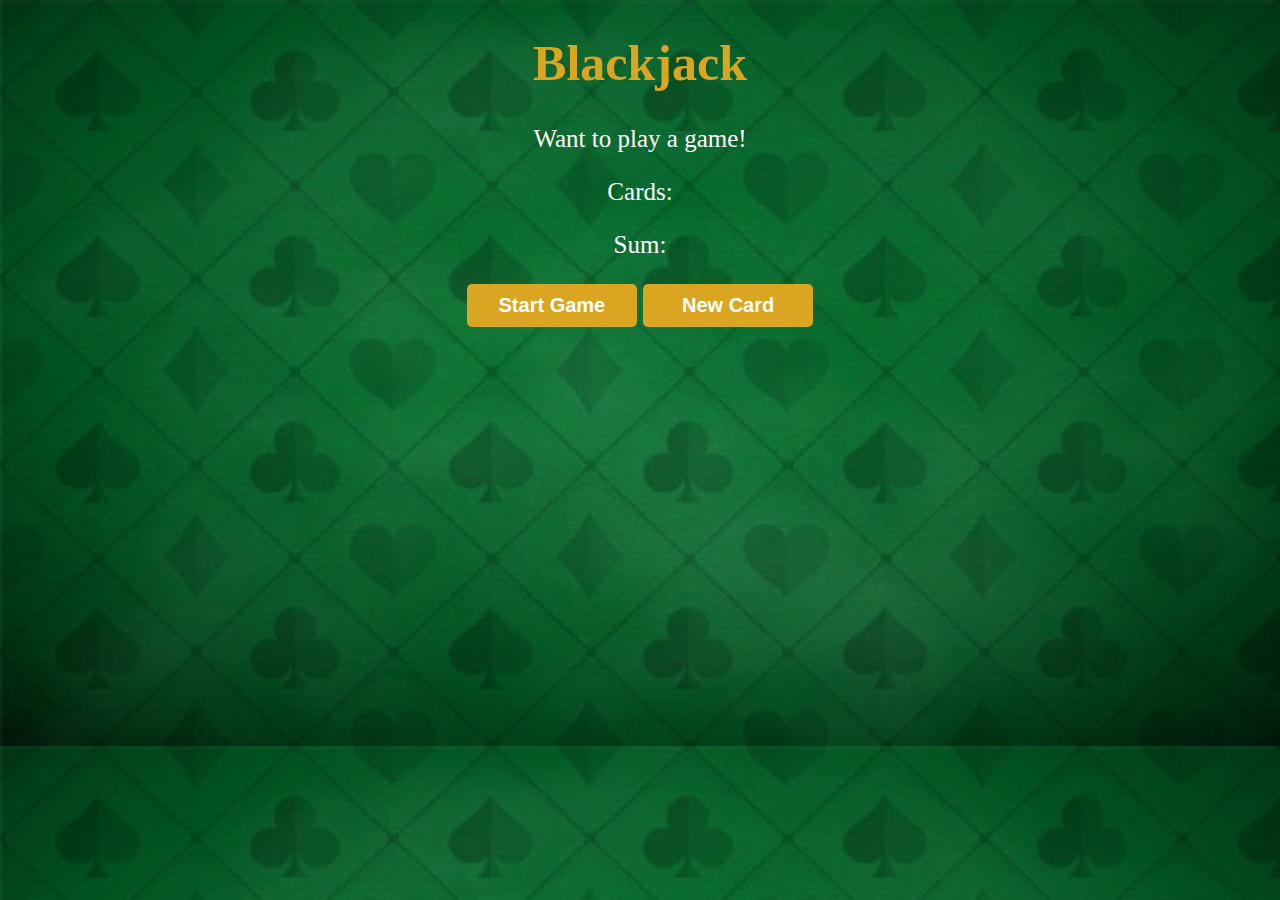
<file: blackjack project/index.html>
<!DOCTYPE html>
<html lang="en">
<head>
    <link rel="stylesheet" href="style.css">    
    <meta charset="UTF-8">
    <meta http-equiv="X-UA-Compatible" content="IE=edge">
    <meta name="viewport" content="width=device-width, initial-scale=1.0">
    <title>blackjack</title>
</head>
<body>
    <h1>Blackjack</h1>
    <p id="message-el">Want to play a game!</p>
    <p id="cards-el">Cards:</p>
    <p id="sum-el">Sum:</p>
    <button onclick="startgame()">Start Game</button>
    <button onclick="newcard()">New Card</button>
    <script src = "home.js"></script>
</body>
</html>
</file>
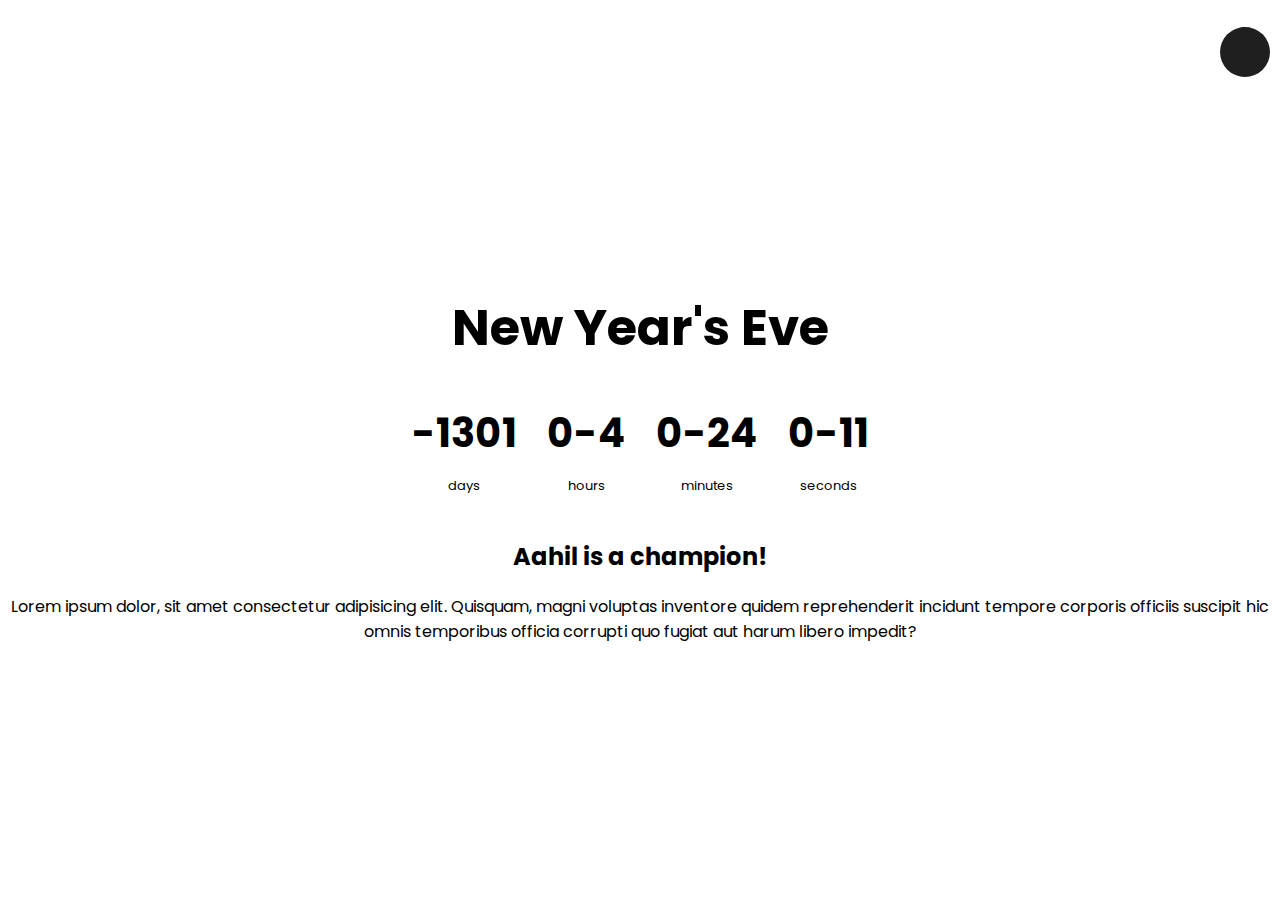
<file: countdown/index.html>
<!DOCTYPE html>
<html lang="en">
<head>
    <meta charset="UTF-8">
    <meta http-equiv="X-UA-Compatible" content="IE=edge">
    <meta name="viewport" content="width=device-width, initial-scale=1.0">
    <link rel="stylesheet" href="style.css">
    <title>Countdown</title>
</head>
<body>
    <div class="toggle-container">
        <input type="checkbox" name="toggle" id="toggle"></input>
        <label for="toggle">Toggle theme</label>
    </div>
    <h1 id="heading">New Year's Eve</h1>
    
    <div class="countdown">
        <div class="time" id="days">
            <h1 class = "times" id="dys">00</h1>
            <p class="para">days</p>
        </div>
        <div id="hours" class="time">
            <h1 class = "times" id="hrs">00</h1>
            <p class="para">hours</p>
        </div>
        <div id="minutes" class="time">
            <h1 class = "times" id="mins">00</h1>
            <p class="para">minutes</p>
        </div>
        <div id="seconds" class="time">
            <h1 class = "times" id="secs">00</h1>
            <p class="para">seconds</p>
        </div>
    </div>
    <div class="text">
        <h2 class="lines">Aahil is a champion!</h2>
        <p class="lines">Lorem ipsum dolor, sit amet consectetur adipisicing elit. Quisquam, magni voluptas inventore quidem reprehenderit incidunt tempore corporis officiis suscipit hic omnis temporibus officia corrupti quo fugiat aut harum libero impedit?</p>
    </div>
    <script src = "script.js"></script>
</body>
</html>
</file>
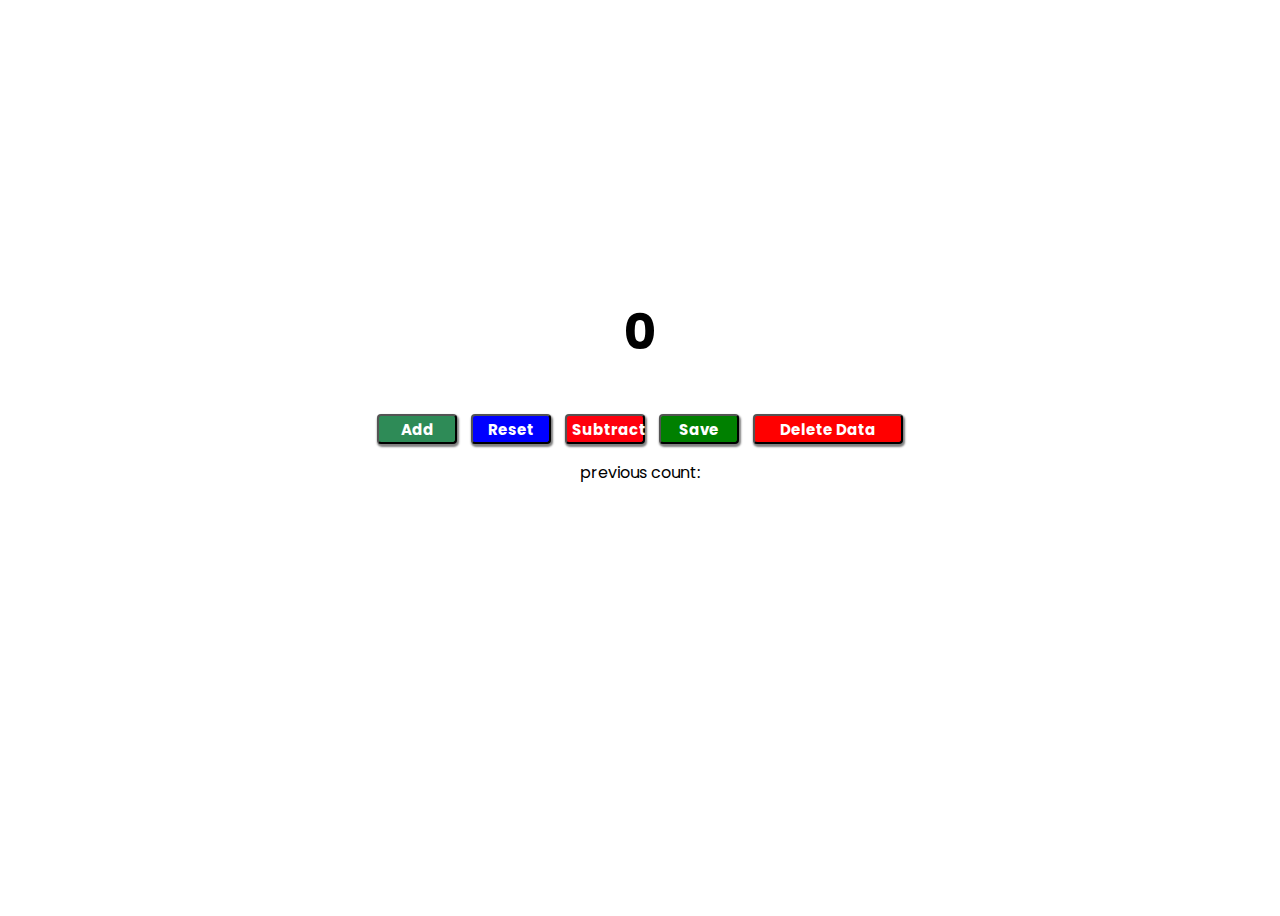
<file: Counter/index.html>
<!DOCTYPE html>
<html lang="en">
<head>
    <meta charset="UTF-8">
    <meta http-equiv="X-UA-Compatible" content="IE=edge">
    <meta name="viewport" content="width=device-width, initial-scale=1.0">
    <link rel="stylesheet" href="style.css">
    <title>Document</title>
</head>
<body>
    <div class="container">
        <div class="counter-div">
        <h1 id="counter">0</h1>
        </div>
        <div class="button-div">
            <button id = "add" class="btn" onclick="add_counter()">Add</button>
            <button id = "reset" class="btn" onclick="reset_counter()">Reset</button>
            <button id = "subtract" class="btn" onclick="sub_counter()">Subtract</button>
            <button id = "save" class="btn" onclick="save()">Save</button>
            <button id = "del_data" class="btn" onclick="delete_data()">Delete Data</button>
            <p id="para" class="text"> previous count: </p>
        </div>

    </div>
    
    <script src="script.js"></script>
</body>
</html>
</file>
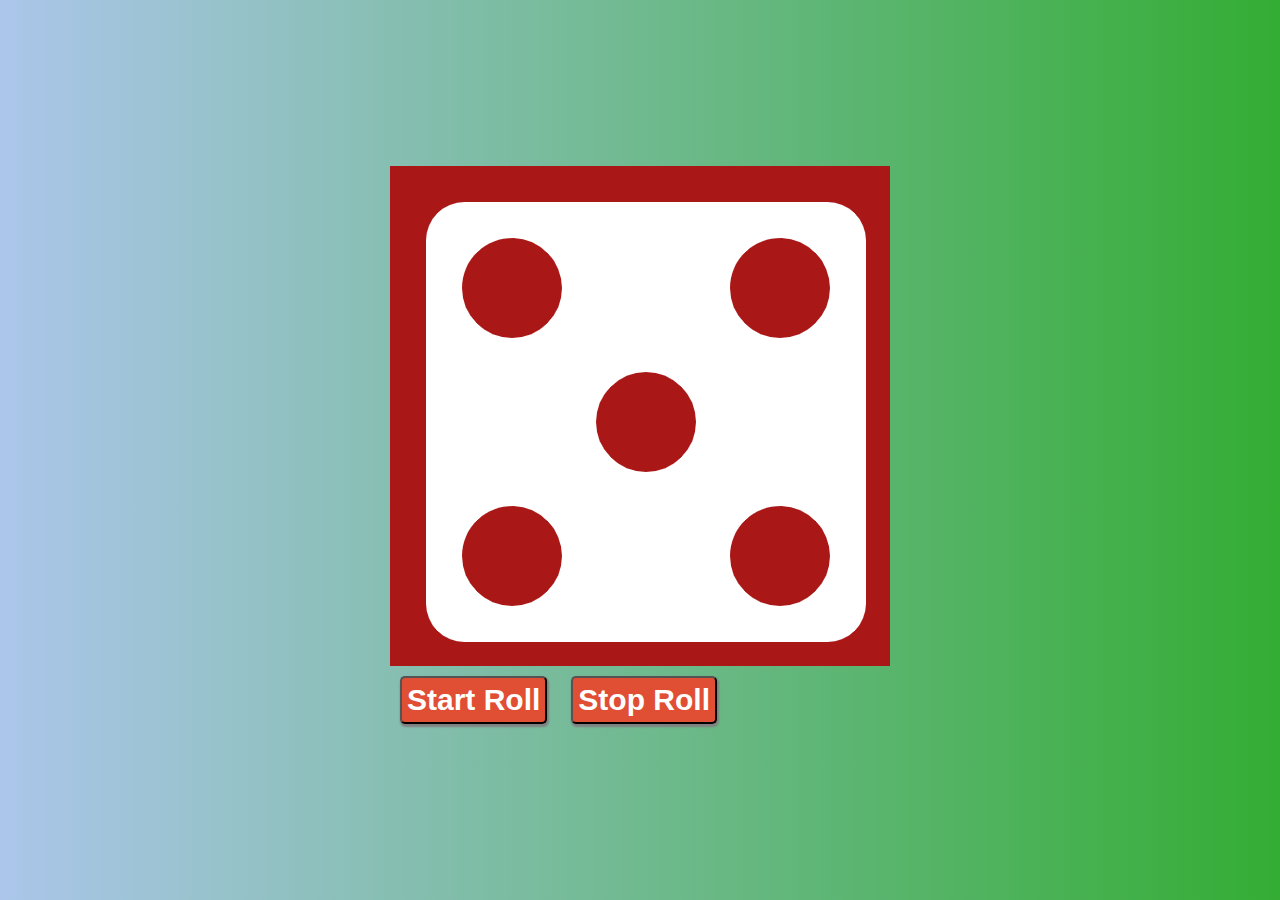
<file: Dice Roll/index.html>
<!DOCTYPE html>
<html lang="en">
<head>
    <meta charset="UTF-8">
    <meta http-equiv="X-UA-Compatible" content="IE=edge">
    <meta name="viewport" content="width=device-width, initial-scale=1.0">
    <link rel="stylesheet" href="style.css">
    <title>Dice Roll</title>
</head>
<body>
    <div>
        <div class="dice">
            
        </div>
        
        <button class="roll" onclick="startroll()">Start Roll</button>
        <button class="roll" onclick="stoproll()">Stop Roll</button>
    </div>
</body>
<script src = "script.js"></script>
</html>
</file>
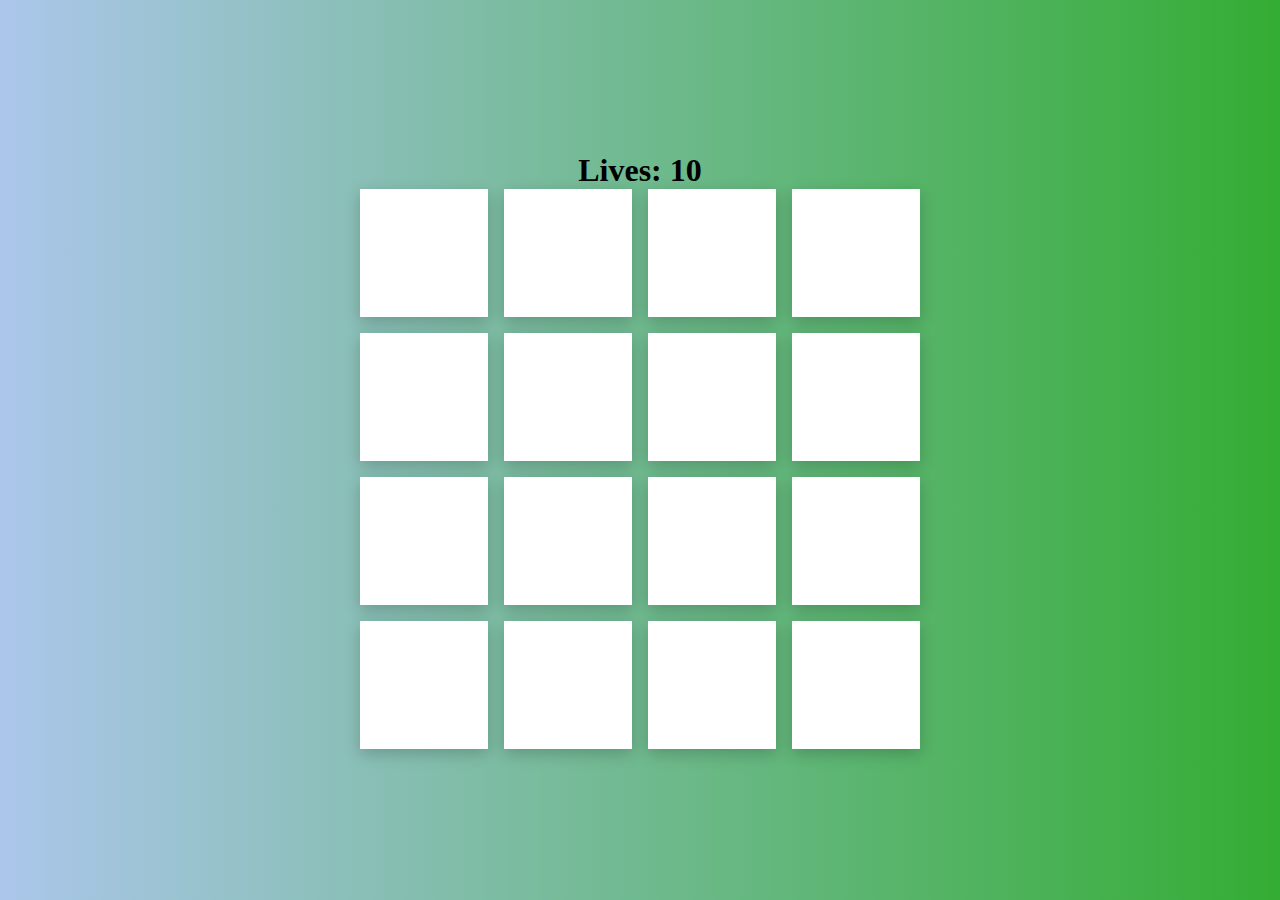
<file: Memory Game/index.html>
<!DOCTYPE html>
<html lang="en">
<head>
    <meta charset="UTF-8">
    <meta http-equiv="X-UA-Compatible" content="IE=edge">
    <meta name="viewport" content="width=device-width, initial-scale=1.0">
    <title>Memory Game</title>
    <link rel="stylesheet" href="style.css">
</head>
<body>
    <h1><span class="lives">Lives:0</span></h1>
    <section></section>
    <script src= "script.js"></script>
</body>
</html>
</file>
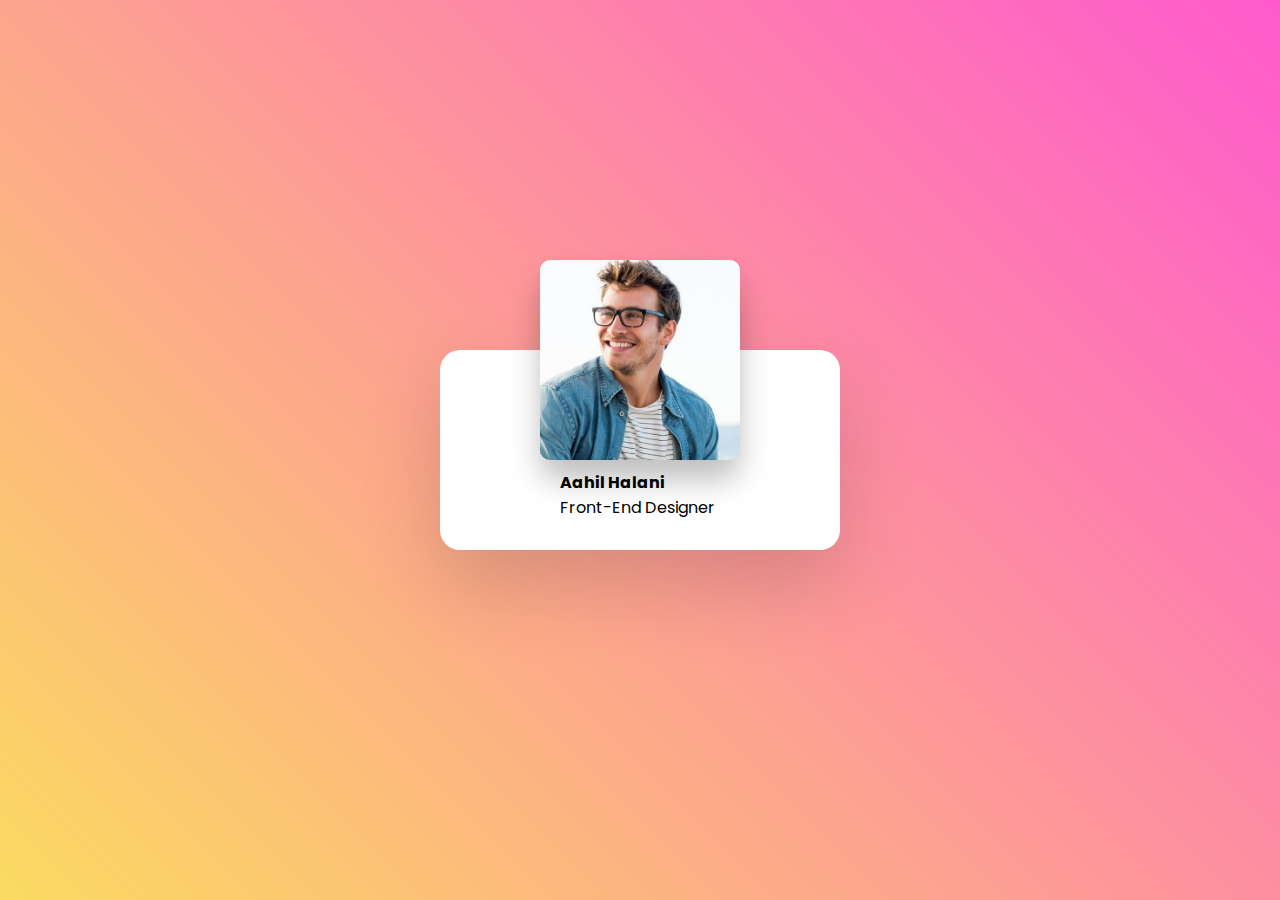
<file: Profile Card/index.html>
<!DOCTYPE html>
<html lang="en">
<head>
    <meta charset="UTF-8">
    <meta http-equiv="X-UA-Compatible" content="IE=edge">
    <meta name="viewport" content="width=device-width, initial-scale=1.0">
    <link rel="stylesheet" href="style.css">
    <title>Profile Card</title>
</head>
<body>
    <div class="container">
        <div class="img-bx">
            <img src="./images/profile-pic.jpg" alt="profile-pic">
        </div>
        <p class="title"><b>Aahil Halani</b><br> Front-End Designer</p>
      <div class="content">
        <div class="des">
            <div class = "d">142<br>Followers</div>
            <div class="d">20k<br>Posts</div>
            <div class="d">300<br>Following</div>
        </div>
      <div class = "btn-div">
        <div class="btn" id="follow">Follow</div>
        <div class="btn" id="message">Share</div>
      </div>
    </div>
    </div>
    
</body>
</html>
</file>
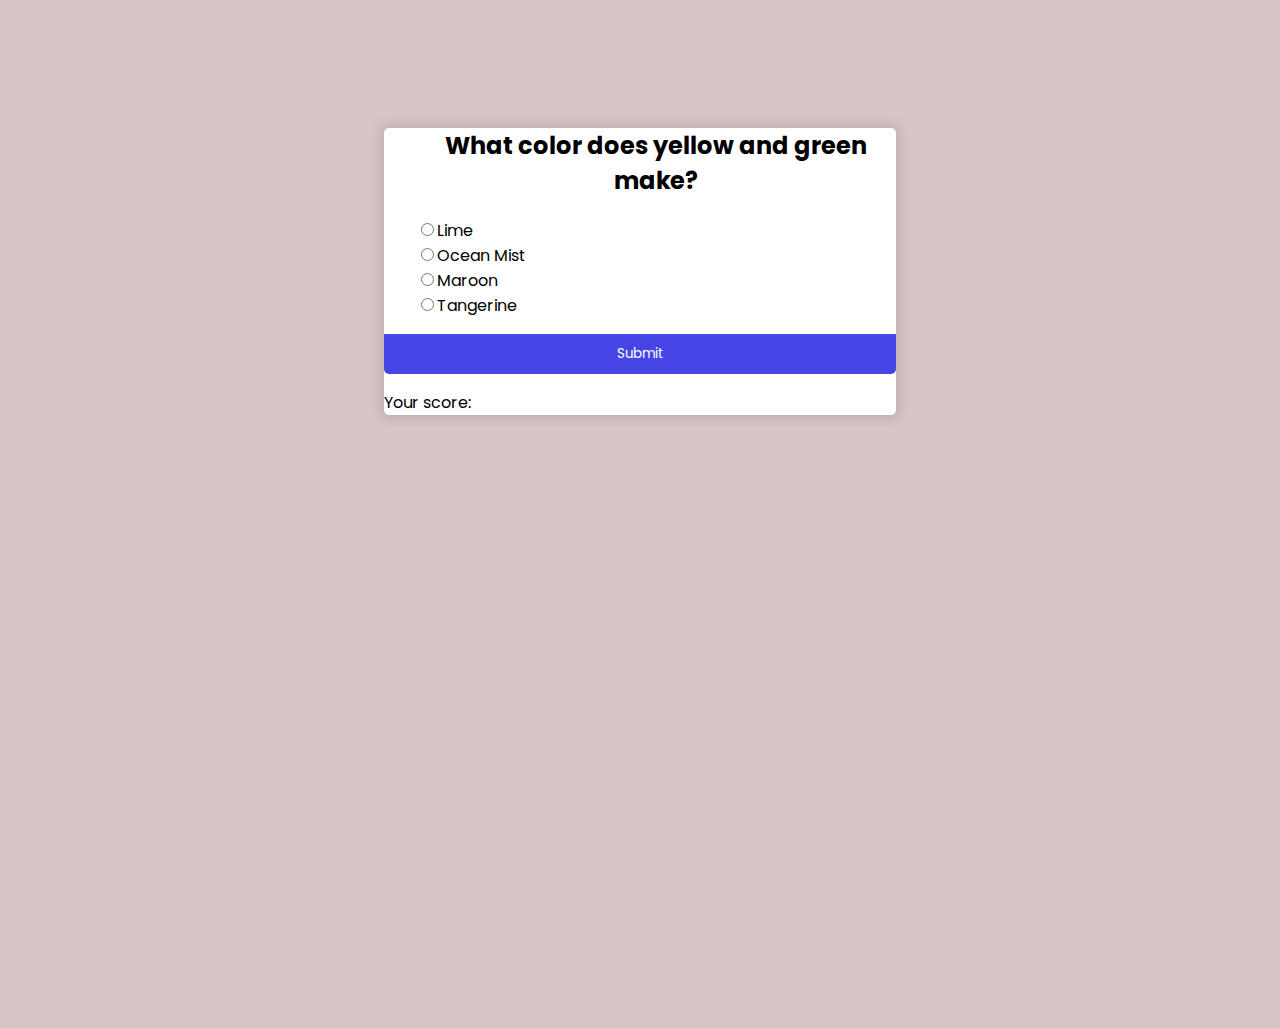
<file: QuizApp/index.html>
<!DOCTYPE html>
<html lang="en">
<head>
    <meta charset="UTF-8">
    <meta http-equiv="X-UA-Compatible" content="IE=edge">
    <meta name="viewport" content="width=device-width, initial-scale=1.0">
    <title>Quiz App</title>
    <link rel="stylesheet" href="styles.css">
</head>
<body>
    <div class="quiz-container">
        <div class="header">      
            <h2 id="question">This is the question?</h2>
        </div>
        <ul style="list-style-type: none;">
            <li><input type="radio" id="a" name="answer" value = "a"><label id="a_text" for="a">This is the option</label></li>
            <li><input type="radio" id="b" name="answer" value = "b"><label id="b_text" for="b">This is the option</label></li>
            <li><input type="radio" id="c" name="answer" value = "c"><label id="c_text" for="c">This is the option</label></li>
            <li><input type="radio" id="d" name="answer" value = "d"><label id="d_text" for="d">This is the option</label></li>
        </ul>
        <div>
            <button class="submit" onclick="next_question()">Submit</button>
        </div>
        <div class="score-container">
            <p id="score_para">Your score: </p>
        </div>
    <script src="script.js"></script>
</body>
</html>
</file>
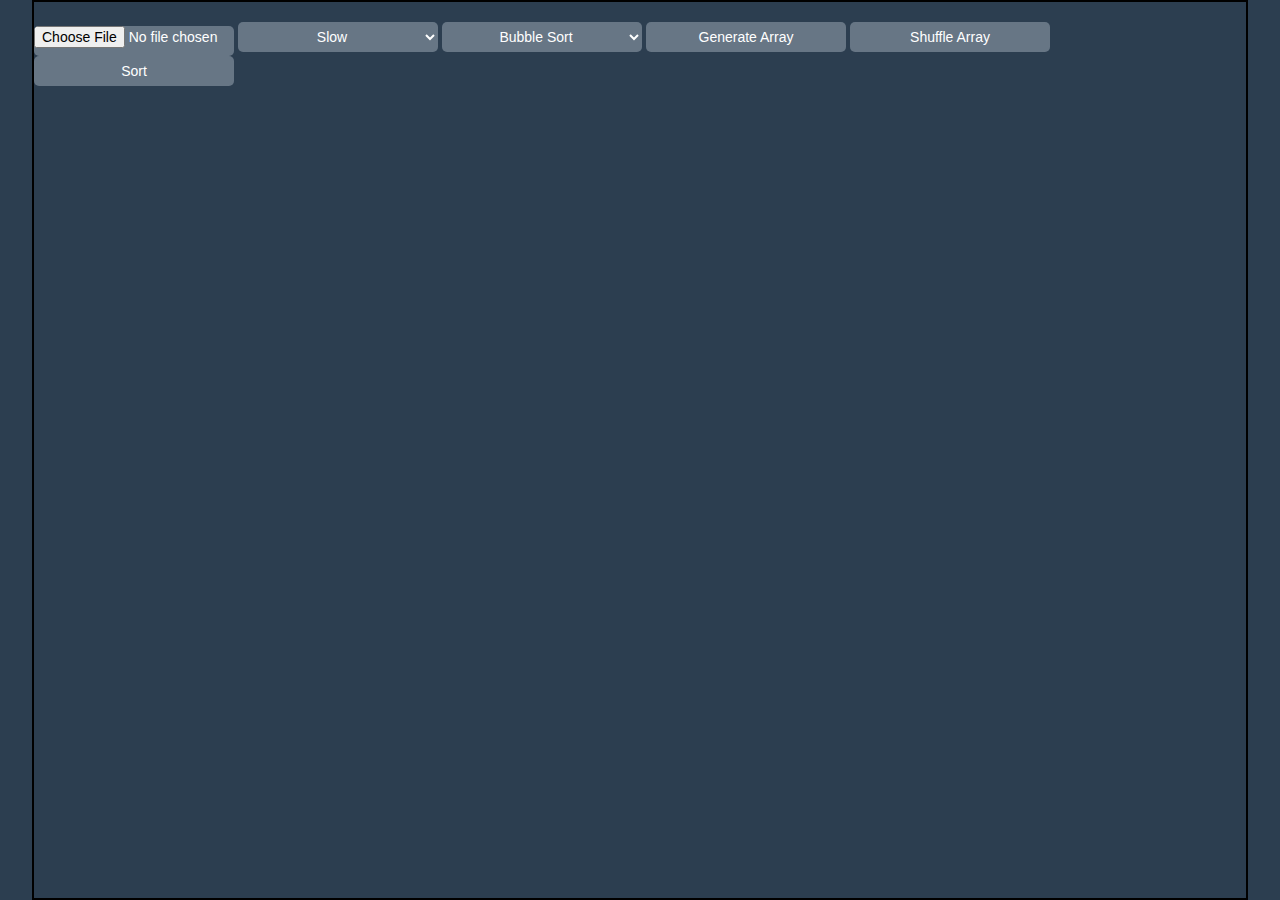
<file: Sorting Visualizer/index.html>
<!DOCTYPE html>
<html lang="en">
  <head>
    <meta charset="UTF-8" />
    <meta http-equiv="X-UA-Compatible" content="IE=edge" />
    <meta name="viewport" content="width=device-width, initial-scale=1.0" />
    <link rel="stylesheet" href="style.css" />
    <title>Sorting Visualizer</title>
  </head>
  <body>
    <div class="container">
      <div class="bars_container" id="bars_container"></div>

      <div class="buttons_container">
        <!-- <label for="slider">Array Size:</label> -->
        <!-- <input
          type="range"
          id="slider"
          min="50"
          max="150"
          step="5"
          value="50" 
        />-->

          <input type="file" id="upload"/>
          <!-- <input type="file" class="filingbtn" id = "btnattach" onclick="openattach()" value = "Upload File"> -->
        <select name="" id="speed">
          <option value="900">Slow</option>
          <option value="300">Medium</option>
          <option value="100">Fast</option>
        </select>
        <select name="" id="algo">
          <option value="bubble">Bubble Sort</option>
          <option value="insertion">Insertion Sort</option>
          <option value="heap">Heap Sort</option>
          <option value="merge">Merge Sort</option>
          <option value="quick">Quick Sort</option>
          <option value="count">Count Sort</option>
          <option value="radix">Radix Sort</option>
          <option value="bucket">Bucket Sort</option>
          <option value="new1">7.4.5</option>
          <option value="new2">8.4.2</option>
        </select>
        <button id="generate_array_btn">Generate Array</button>
        <button id="shuffle_array_btn">Shuffle Array</button>
        <button id="sort_btn">Sort</button>
      </div>
      <div id="ans"></div>
    </div>

    <script src="script.js"></script>
  </body>
</html>
</file>
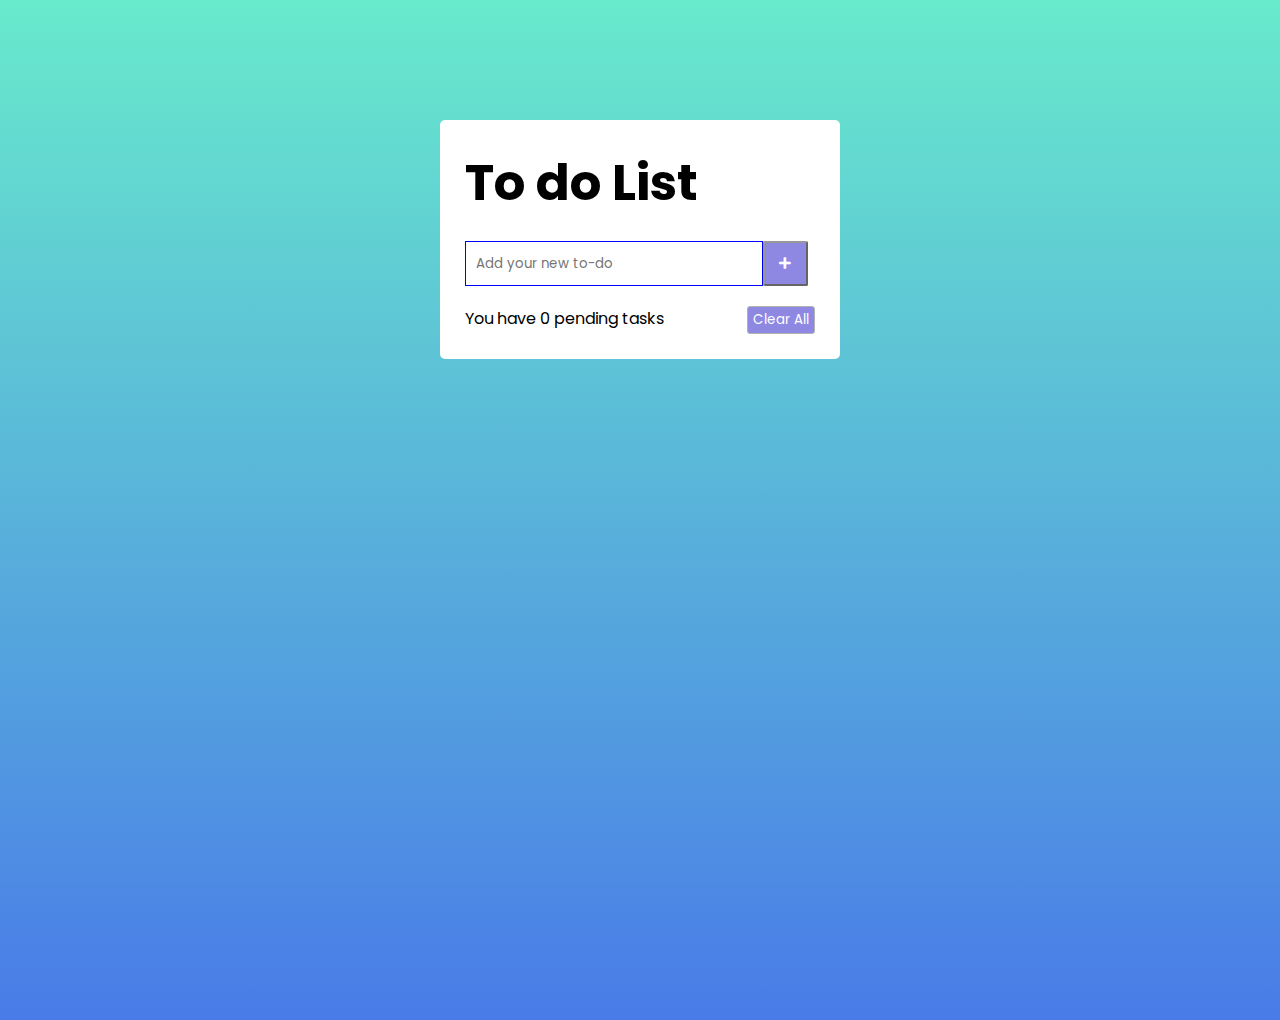
<file: todo list/index.html>
<!DOCTYPE html>
<html lang="en">
<head>
   
    <meta charset="UTF-8">

    <link href="https://cdn.jsdelivr.net/npm/bootstrap@5.0.2/dist/css/bootstrap.min.css" rel="stylesheet" integrity="sha384-EVSTQN3/azprG1Anm3QDgpJLIm9Nao0Yz1ztcQTwFspd3yD65VohhpuuCOmLASjC" crossorigin="anonymous">
   
    <link rel="preconnect" href="https://fonts.googleapis.com">
    <link rel="preconnect" href="https://fonts.gstatic.com" crossorigin>
    <link rel="stylesheet" href="https://fonts.googleapis.com/css?family=Titillium+Web">
    <link rel="stylesheet" href="https://cdnjs.cloudflare.com/ajax/libs/font-awesome/4.7.0/css/font-awesome.min.css">
    <link rel="stylesheet" href="https://use.fontawesome.com/releases/v5.0.7/css/all.css">
    <link rel="stylesheet" href ="style.css">
    <meta http-equiv="X-UA-Compatible" content="IE=edge">
    <meta name="viewport" content="width=device-width, initial-scale=1.0">
    <title>Todo List</title>
 
</head>

<body>
    
    <div class = "wrapper">
        <h1>To do List</h1>
        <div class="inputfield">
            <input type="text" placeholder="Add your new to-do">
            <button><i class="fas fa-plus"></i></button>
        </div>
        <ul class="list">


        </ul>
        <div class="footer">
            <span>You have <span class = "pending"></span> pending tasks</span>
            <button class="clear-all" onclick="clear_all()">Clear All</button>
        </div>
    </div>
    <script src="todo.js"></script>
</body>

</html>
</file>
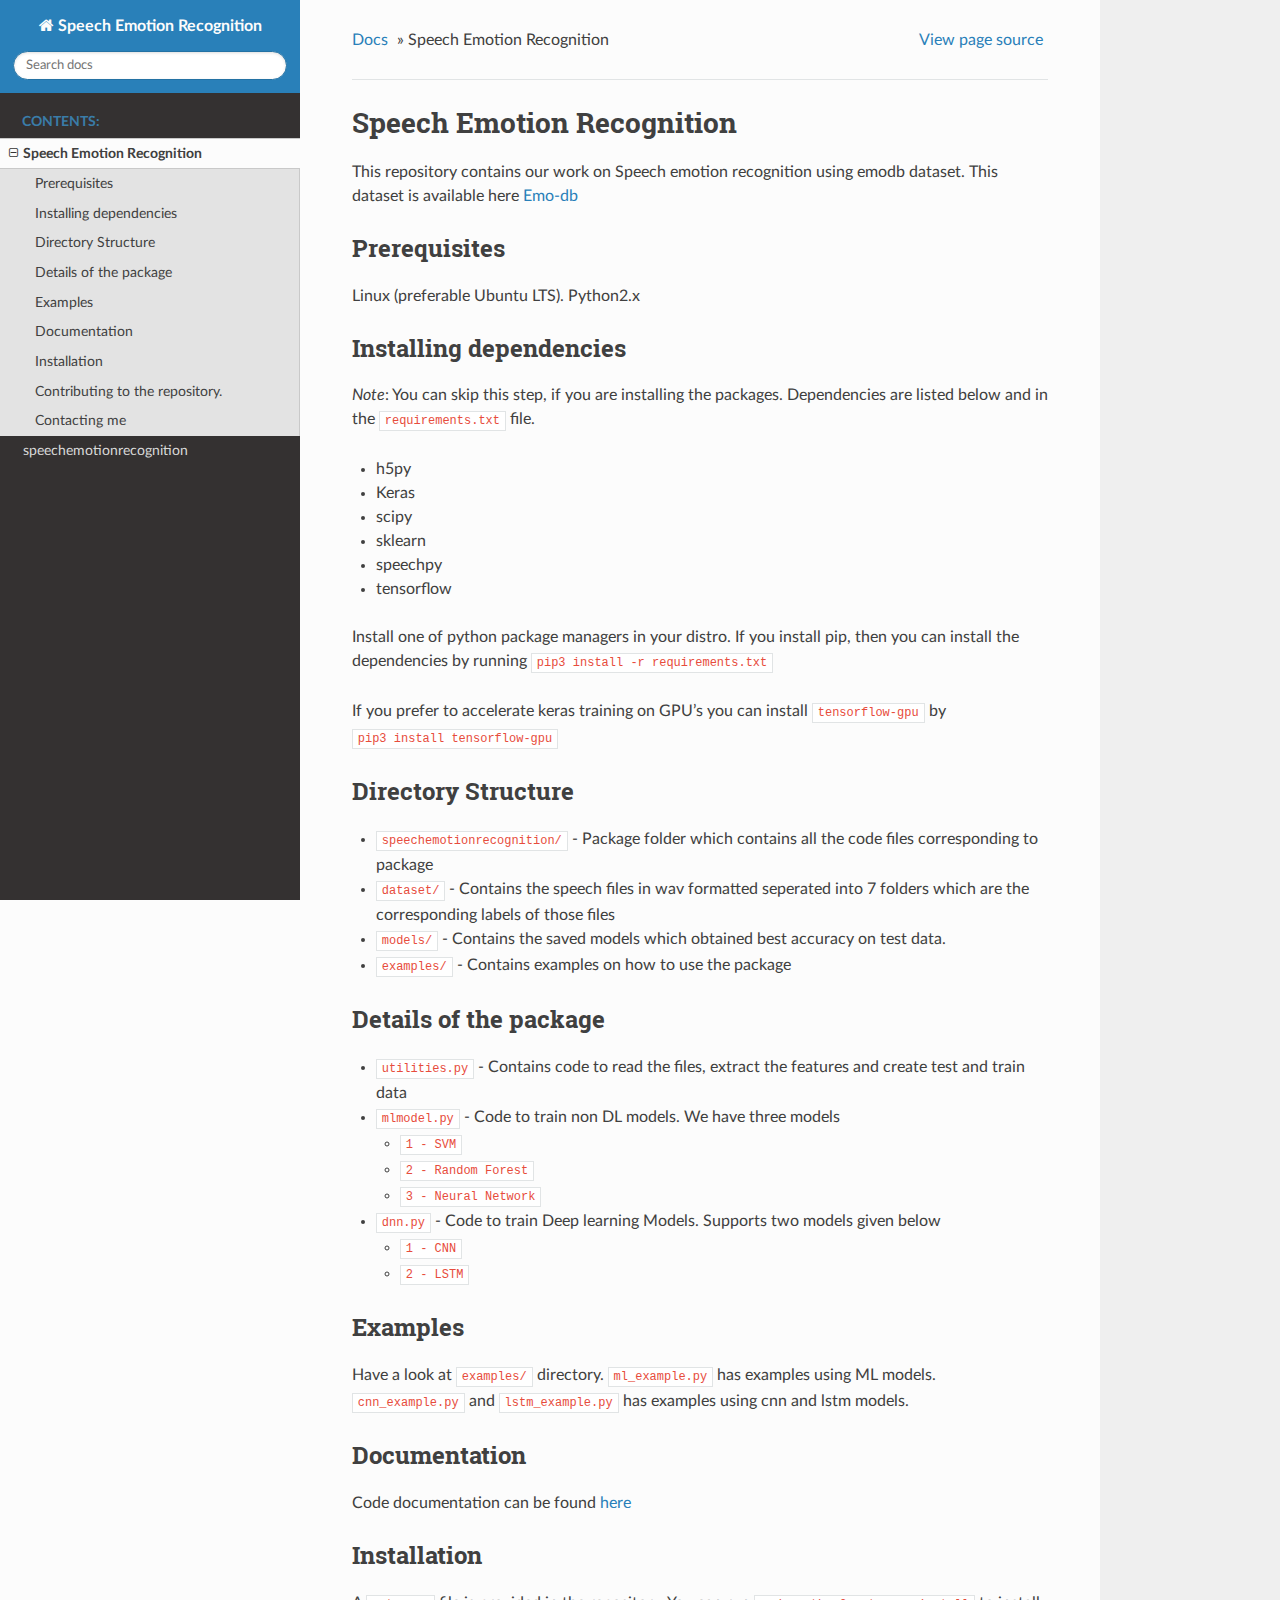
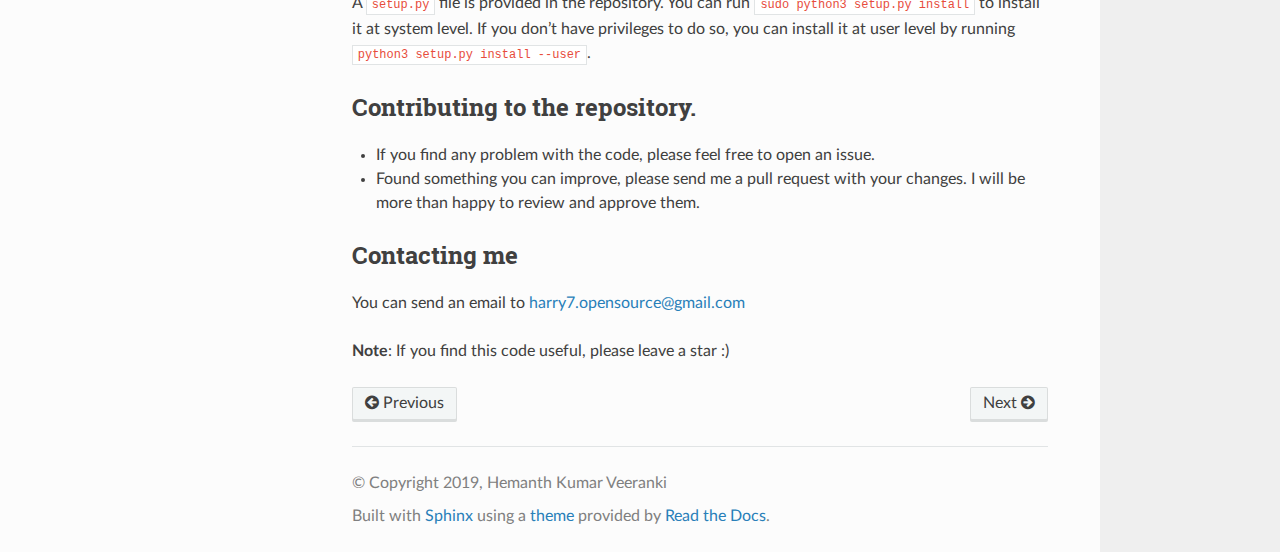
<file: speech/docs/html/index.html>
<!DOCTYPE html>
<!--[if IE 8]><html class="no-js lt-ie9" lang="en" > <![endif]-->
<!--[if gt IE 8]><!--> <html class="no-js" lang="en" > <!--<![endif]-->
<head>
  <meta charset="utf-8">
  
  <meta name="viewport" content="width=device-width, initial-scale=1.0">
  
  <title>Speech Emotion Recognition &mdash; Speech Emotion Recognition 1.0 documentation</title>
  

  
  
  
  

  
  <script type="text/javascript" src="_static/js/modernizr.min.js"></script>
  
    
      <script type="text/javascript" id="documentation_options" data-url_root="./" src="_static/documentation_options.js"></script>
        <script type="text/javascript" src="_static/jquery.js"></script>
        <script type="text/javascript" src="_static/underscore.js"></script>
        <script type="text/javascript" src="_static/doctools.js"></script>
        <script type="text/javascript" src="_static/language_data.js"></script>
    
    <script type="text/javascript" src="_static/js/theme.js"></script>

    

  
  <link rel="stylesheet" href="_static/css/theme.css" type="text/css" />
  <link rel="stylesheet" href="_static/pygments.css" type="text/css" />
    <link rel="index" title="Index" href="genindex.html" />
    <link rel="search" title="Search" href="search.html" />
    <link rel="next" title="speechemotionrecognition" href="modules.html" />
    <link rel="prev" title="Welcome to Speech Emotion Recognition’s documentation!" href="main.html" /> 
</head>

<body class="wy-body-for-nav">

   
  <div class="wy-grid-for-nav">
    
    <nav data-toggle="wy-nav-shift" class="wy-nav-side">
      <div class="wy-side-scroll">
        <div class="wy-side-nav-search" >
          

          
            <a href="main.html" class="icon icon-home"> Speech Emotion Recognition
          

          
          </a>

          
            
            
          

          
<div role="search">
  <form id="rtd-search-form" class="wy-form" action="search.html" method="get">
    <input type="text" name="q" placeholder="Search docs" />
    <input type="hidden" name="check_keywords" value="yes" />
    <input type="hidden" name="area" value="default" />
  </form>
</div>

          
        </div>

        <div class="wy-menu wy-menu-vertical" data-spy="affix" role="navigation" aria-label="main navigation">
          
            
            
              
            
            
              <p class="caption"><span class="caption-text">Contents:</span></p>
<ul class="current">
<li class="toctree-l1 current"><a class="current reference internal" href="#">Speech Emotion Recognition</a><ul>
<li class="toctree-l2"><a class="reference internal" href="#prerequisites">Prerequisites</a></li>
<li class="toctree-l2"><a class="reference internal" href="#installing-dependencies">Installing dependencies</a></li>
<li class="toctree-l2"><a class="reference internal" href="#directory-structure">Directory Structure</a></li>
<li class="toctree-l2"><a class="reference internal" href="#details-of-the-package">Details of the package</a></li>
<li class="toctree-l2"><a class="reference internal" href="#examples">Examples</a></li>
<li class="toctree-l2"><a class="reference internal" href="#documentation">Documentation</a></li>
<li class="toctree-l2"><a class="reference internal" href="#installation">Installation</a></li>
<li class="toctree-l2"><a class="reference internal" href="#contributing-to-the-repository">Contributing to the repository.</a></li>
<li class="toctree-l2"><a class="reference internal" href="#contacting-me">Contacting me</a></li>
</ul>
</li>
<li class="toctree-l1"><a class="reference internal" href="modules.html">speechemotionrecognition</a></li>
</ul>

            
          
        </div>
      </div>
    </nav>

    <section data-toggle="wy-nav-shift" class="wy-nav-content-wrap">

      
      <nav class="wy-nav-top" aria-label="top navigation">
        
          <i data-toggle="wy-nav-top" class="fa fa-bars"></i>
          <a href="main.html">Speech Emotion Recognition</a>
        
      </nav>


      <div class="wy-nav-content">
        
        <div class="rst-content">
        
          















<div role="navigation" aria-label="breadcrumbs navigation">

  <ul class="wy-breadcrumbs">
    
      <li><a href="main.html">Docs</a> &raquo;</li>
        
      <li>Speech Emotion Recognition</li>
    
    
      <li class="wy-breadcrumbs-aside">
        
            
            <a href="_sources/index.md.txt" rel="nofollow"> View page source</a>
          
        
      </li>
    
  </ul>

  
  <hr/>
</div>
          <div role="main" class="document" itemscope="itemscope" itemtype="http://schema.org/Article">
           <div itemprop="articleBody">
            
  <div class="section" id="speech-emotion-recognition">
<h1>Speech Emotion Recognition<a class="headerlink" href="#speech-emotion-recognition" title="Permalink to this headline">¶</a></h1>
<p>This repository contains our work on Speech emotion recognition using emodb dataset. This dataset is available here <a class="reference external" href="http://www.emodb.bilderbar.info/download/">Emo-db</a></p>
<div class="section" id="prerequisites">
<h2>Prerequisites<a class="headerlink" href="#prerequisites" title="Permalink to this headline">¶</a></h2>
<p>Linux (preferable Ubuntu LTS). Python2.x</p>
</div>
<div class="section" id="installing-dependencies">
<h2>Installing dependencies<a class="headerlink" href="#installing-dependencies" title="Permalink to this headline">¶</a></h2>
<p><em>Note</em>: You can skip this step, if you are installing the packages.
Dependencies are listed below and in the <code class="docutils literal notranslate"><span class="pre">requirements.txt</span></code> file.</p>
<ul class="simple">
<li>h5py</li>
<li>Keras</li>
<li>scipy</li>
<li>sklearn</li>
<li>speechpy</li>
<li>tensorflow</li>
</ul>
<p>Install one of python package managers in your distro. If you install pip, then you can install the dependencies by running
<code class="docutils literal notranslate"><span class="pre">pip3</span> <span class="pre">install</span> <span class="pre">-r</span> <span class="pre">requirements.txt</span></code></p>
<p>If you prefer to accelerate keras training on GPU’s you can install <code class="docutils literal notranslate"><span class="pre">tensorflow-gpu</span></code> by
<code class="docutils literal notranslate"><span class="pre">pip3</span> <span class="pre">install</span> <span class="pre">tensorflow-gpu</span></code></p>
</div>
<div class="section" id="directory-structure">
<h2>Directory Structure<a class="headerlink" href="#directory-structure" title="Permalink to this headline">¶</a></h2>
<ul class="simple">
<li><code class="docutils literal notranslate"><span class="pre">speechemotionrecognition/</span></code> - Package folder which contains all the code files corresponding to package</li>
<li><code class="docutils literal notranslate"><span class="pre">dataset/</span></code> - Contains the speech files in wav formatted seperated into 7 folders which are the corresponding labels of those files</li>
<li><code class="docutils literal notranslate"><span class="pre">models/</span></code> - Contains the saved models which obtained best accuracy on test data.</li>
<li><code class="docutils literal notranslate"><span class="pre">examples/</span></code> - Contains examples on how to use the package</li>
</ul>
</div>
<div class="section" id="details-of-the-package">
<h2>Details of the package<a class="headerlink" href="#details-of-the-package" title="Permalink to this headline">¶</a></h2>
<ul class="simple">
<li><code class="docutils literal notranslate"><span class="pre">utilities.py</span></code> - Contains code to read the files, extract the features and create test and train data</li>
<li><code class="docutils literal notranslate"><span class="pre">mlmodel.py</span></code> - Code to train non DL models. We have three models<ul>
<li><code class="docutils literal notranslate"><span class="pre">1</span> <span class="pre">-</span> <span class="pre">SVM</span></code></li>
<li><code class="docutils literal notranslate"><span class="pre">2</span> <span class="pre">-</span> <span class="pre">Random</span> <span class="pre">Forest</span></code></li>
<li><code class="docutils literal notranslate"><span class="pre">3</span> <span class="pre">-</span> <span class="pre">Neural</span> <span class="pre">Network</span></code></li>
</ul>
</li>
<li><code class="docutils literal notranslate"><span class="pre">dnn.py</span></code> - Code to train Deep learning Models. Supports two models given below<ul>
<li><code class="docutils literal notranslate"><span class="pre">1</span> <span class="pre">-</span> <span class="pre">CNN</span></code></li>
<li><code class="docutils literal notranslate"><span class="pre">2</span> <span class="pre">-</span> <span class="pre">LSTM</span></code></li>
</ul>
</li>
</ul>
</div>
<div class="section" id="examples">
<h2>Examples<a class="headerlink" href="#examples" title="Permalink to this headline">¶</a></h2>
<p>Have a look at <code class="docutils literal notranslate"><span class="pre">examples/</span></code> directory. <code class="docutils literal notranslate"><span class="pre">ml_example.py</span></code> has examples using ML models.
<code class="docutils literal notranslate"><span class="pre">cnn_example.py</span></code>  and <code class="docutils literal notranslate"><span class="pre">lstm_example.py</span></code> has examples using cnn and lstm models.</p>
</div>
<div class="section" id="documentation">
<h2>Documentation<a class="headerlink" href="#documentation" title="Permalink to this headline">¶</a></h2>
<p>Code documentation can be found <a class="reference external" href="https://harry-7.github.io/speech-emotion-recognition/html/main.html">here</a></p>
</div>
<div class="section" id="installation">
<h2>Installation<a class="headerlink" href="#installation" title="Permalink to this headline">¶</a></h2>
<p>A <code class="docutils literal notranslate"><span class="pre">setup.py</span></code> file is provided in the repository. You can run <code class="docutils literal notranslate"><span class="pre">sudo</span> <span class="pre">python3</span> <span class="pre">setup.py</span> <span class="pre">install</span></code> to install it at system level.
If you don’t have privileges to do so, you can install it at user level by running <code class="docutils literal notranslate"><span class="pre">python3</span> <span class="pre">setup.py</span> <span class="pre">install</span> <span class="pre">--user</span></code>.</p>
</div>
<div class="section" id="contributing-to-the-repository">
<h2>Contributing to the repository.<a class="headerlink" href="#contributing-to-the-repository" title="Permalink to this headline">¶</a></h2>
<ul class="simple">
<li>If you find any problem with the code, please feel free to open an issue.</li>
<li>Found something you can improve, please send me a pull request with your changes.
I will be more than happy to review and approve them.</li>
</ul>
</div>
<div class="section" id="contacting-me">
<h2>Contacting me<a class="headerlink" href="#contacting-me" title="Permalink to this headline">¶</a></h2>
<p>You can send an email to <a class="reference external" href="mailto:harry7&#46;opensource&#37;&#52;&#48;gmail&#46;com">harry7<span>&#46;</span>opensource<span>&#64;</span>gmail<span>&#46;</span>com</a></p>
<p><strong>Note</strong>: If you find this code useful, please leave a star :)</p>
</div>
</div>


           </div>
           
          </div>
          <footer>
  
    <div class="rst-footer-buttons" role="navigation" aria-label="footer navigation">
      
        <a href="modules.html" class="btn btn-neutral float-right" title="speechemotionrecognition" accesskey="n" rel="next">Next <span class="fa fa-arrow-circle-right"></span></a>
      
      
        <a href="main.html" class="btn btn-neutral float-left" title="Welcome to Speech Emotion Recognition’s documentation!" accesskey="p" rel="prev"><span class="fa fa-arrow-circle-left"></span> Previous</a>
      
    </div>
  

  <hr/>

  <div role="contentinfo">
    <p>
        &copy; Copyright 2019, Hemanth Kumar Veeranki

    </p>
  </div>
  Built with <a href="http://sphinx-doc.org/">Sphinx</a> using a <a href="https://github.com/rtfd/sphinx_rtd_theme">theme</a> provided by <a href="https://readthedocs.org">Read the Docs</a>. 

</footer>

        </div>
      </div>

    </section>

  </div>
  


  <script type="text/javascript">
      jQuery(function () {
          SphinxRtdTheme.Navigation.enable(true);
      });
  </script>

  
  
    
   

</body>
</html>
</file>
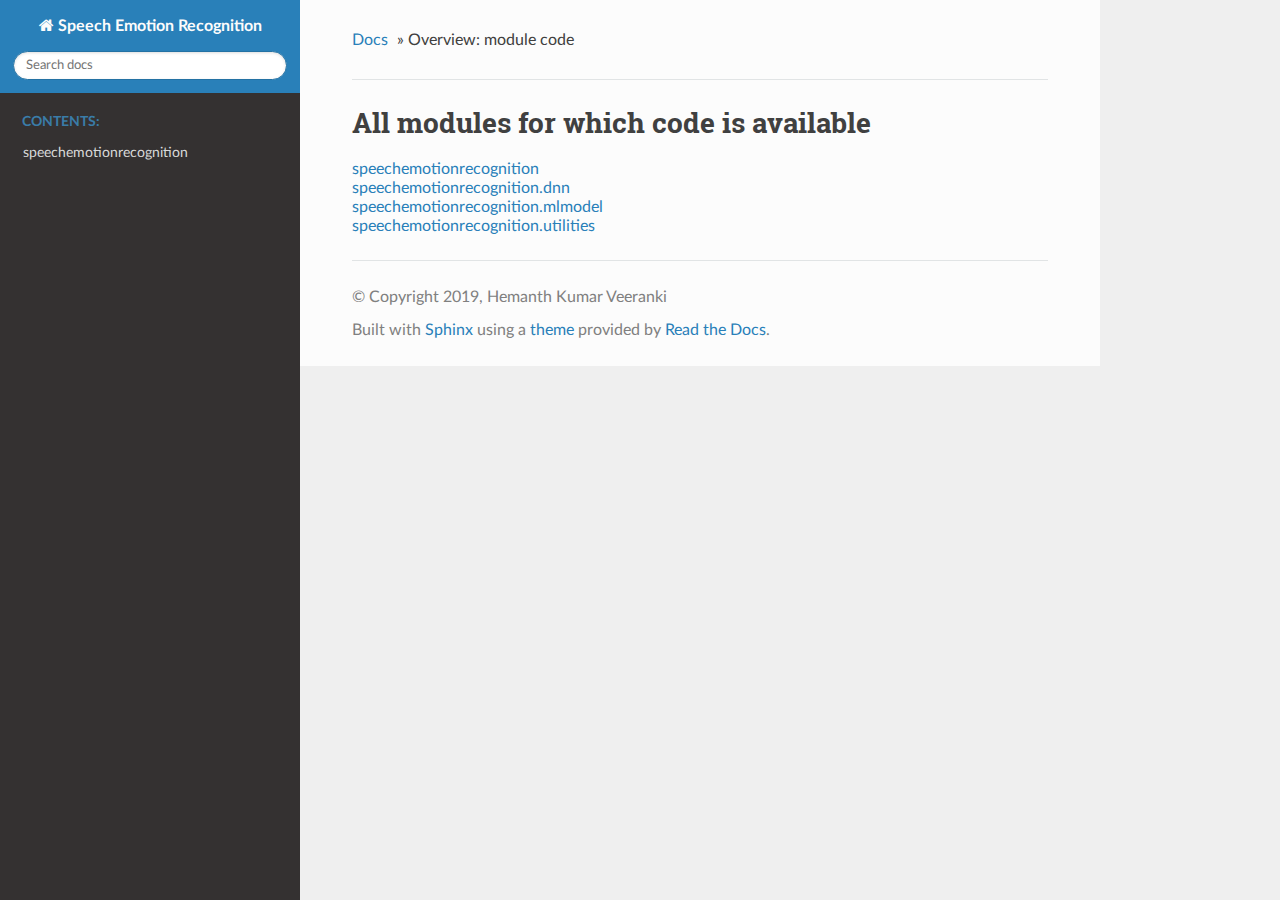
<file: speech/docs/html/_modules/index.html>
<!DOCTYPE html>
<!--[if IE 8]><html class="no-js lt-ie9" lang="en" > <![endif]-->
<!--[if gt IE 8]><!--> <html class="no-js" lang="en" > <!--<![endif]-->
<head>
  <meta charset="utf-8">
  
  <meta name="viewport" content="width=device-width, initial-scale=1.0">
  
  <title>Overview: module code &mdash; Speech Emotion Recognition 1.0 documentation</title>
  

  
  
  
  

  
  <script type="text/javascript" src="../_static/js/modernizr.min.js"></script>
  
    
      <script type="text/javascript" id="documentation_options" data-url_root="../" src="../_static/documentation_options.js"></script>
        <script type="text/javascript" src="../_static/jquery.js"></script>
        <script type="text/javascript" src="../_static/underscore.js"></script>
        <script type="text/javascript" src="../_static/doctools.js"></script>
        <script type="text/javascript" src="../_static/language_data.js"></script>
    
    <script type="text/javascript" src="../_static/js/theme.js"></script>

    

  
  <link rel="stylesheet" href="../_static/css/theme.css" type="text/css" />
  <link rel="stylesheet" href="../_static/pygments.css" type="text/css" />
    <link rel="index" title="Index" href="../genindex.html" />
    <link rel="search" title="Search" href="../search.html" /> 
</head>

<body class="wy-body-for-nav">

   
  <div class="wy-grid-for-nav">
    
    <nav data-toggle="wy-nav-shift" class="wy-nav-side">
      <div class="wy-side-scroll">
        <div class="wy-side-nav-search" >
          

          
            <a href="../main.html" class="icon icon-home"> Speech Emotion Recognition
          

          
          </a>

          
            
            
          

          
<div role="search">
  <form id="rtd-search-form" class="wy-form" action="../search.html" method="get">
    <input type="text" name="q" placeholder="Search docs" />
    <input type="hidden" name="check_keywords" value="yes" />
    <input type="hidden" name="area" value="default" />
  </form>
</div>

          
        </div>

        <div class="wy-menu wy-menu-vertical" data-spy="affix" role="navigation" aria-label="main navigation">
          
            
            
              
            
            
              <p class="caption"><span class="caption-text">Contents:</span></p>
<ul>
<li class="toctree-l1"><a class="reference internal" href="../modules.html">speechemotionrecognition</a></li>
</ul>

            
          
        </div>
      </div>
    </nav>

    <section data-toggle="wy-nav-shift" class="wy-nav-content-wrap">

      
      <nav class="wy-nav-top" aria-label="top navigation">
        
          <i data-toggle="wy-nav-top" class="fa fa-bars"></i>
          <a href="../main.html">Speech Emotion Recognition</a>
        
      </nav>


      <div class="wy-nav-content">
        
        <div class="rst-content">
        
          















<div role="navigation" aria-label="breadcrumbs navigation">

  <ul class="wy-breadcrumbs">
    
      <li><a href="../main.html">Docs</a> &raquo;</li>
        
      <li>Overview: module code</li>
    
    
      <li class="wy-breadcrumbs-aside">
        
      </li>
    
  </ul>

  
  <hr/>
</div>
          <div role="main" class="document" itemscope="itemscope" itemtype="http://schema.org/Article">
           <div itemprop="articleBody">
            
  <h1>All modules for which code is available</h1>
<ul><li><a href="speechemotionrecognition.html">speechemotionrecognition</a></li>
<ul><li><a href="speechemotionrecognition/dnn.html">speechemotionrecognition.dnn</a></li>
<li><a href="speechemotionrecognition/mlmodel.html">speechemotionrecognition.mlmodel</a></li>
<li><a href="speechemotionrecognition/utilities.html">speechemotionrecognition.utilities</a></li>
</ul></ul>

           </div>
           
          </div>
          <footer>
  

  <hr/>

  <div role="contentinfo">
    <p>
        &copy; Copyright 2019, Hemanth Kumar Veeranki

    </p>
  </div>
  Built with <a href="http://sphinx-doc.org/">Sphinx</a> using a <a href="https://github.com/rtfd/sphinx_rtd_theme">theme</a> provided by <a href="https://readthedocs.org">Read the Docs</a>. 

</footer>

        </div>
      </div>

    </section>

  </div>
  


  <script type="text/javascript">
      jQuery(function () {
          SphinxRtdTheme.Navigation.enable(true);
      });
  </script>

  
  
    
   

</body>
</html>
</file>
<file: blackjack project/style.css>
h1{
    color:goldenrod;
    font-size: 50px;
}

body{
    background-image: url("images/table.jpg");
    background-size: cover;
    text-align: center;
    color: white;
    font-size: 25px;
}

button{
    color: white;
    background-color: goldenrod;
    border-radius: 5px;
    width: 170px;
    padding: 10px;
    font-weight: bold;
    border: none;
    font-size: 20px;
}
</file>
<file: countdown/style.css>
@import url('https://fonts.googleapis.com/css2?family=Poppins:wght@300&display=swap');
body{
    font-family:  'Poppins';
    background: url("https://images.unsplash.com/photo-1517299321609-52687d1bc55a?ixlib=rb-1.2.1&ixid=MnwxMjA3fDB8MHxwaG90by1wYWdlfHx8fGVufDB8fHx8&auto=format&fit=crop&w=1170&q=80");
    background-position: center;
    background-size: cover;
    background-repeat: no-repeat;
    display: flex;
    flex-direction: column;
    min-height: 100vh;
    justify-content: center;
    text-align: center;
}

#heading{
    font-size: 50px;
    text-align: center;
    margin-bottom: 0px;
}
.countdown{
    margin-top: 0px;
    text-align: center;
    display: flex;
    flex-wrap: wrap;
    align-items: center;
    justify-content: center;
}
.time{
    display: inline-block;
    margin: 10px 15px;
}
.times{
    font-size: 40px;
    font-weight: bolder;
    margin-bottom: 2px;
}
.para{
    font-size: 13px;
}

body.dark{
    background: #1f1f1f;
    color: white;
    transition: background 0.3s linear, color 0.3s linear;
}

label{
    font-size: 1px;
    background-color: #1f1f1f;
    border-radius: 50%;
    display:inline-block;
    width: 50px;
    height: 50px;
    cursor: pointer;
    user-select: none;
    transition: background 0.3s linear;
}

body.dark label{
    background-color: white;
    transition: background 0.3s linear;
}

input{
    visibility: hidden;
}

.toggle-container{
    position:fixed;
    top: 10px;
    right: 10px;
}
</file>
<file: Counter/style.css>
@import url('https://fonts.googleapis.com/css2?family=Poppins:wght@300&display=swap');
body{
    font-family:'Poppins', 'sans-serif';
    background: url("https://images.unsplash.com/photo-1517299321609-52687d1bc55a?ixlib=rb-1.2.1&ixid=MnwxMjA3fDB8MHxwaG90by1wYWdlfHx8fGVufDB8fHx8&auto=format&fit=crop&w=1170&q=80");
    background-position: center;
    background-repeat: no-repeat;
    background-size: cover;
    display: flex;
    flex-direction: column ;
    min-height: 100vh;
}
.container{
    text-align: center;
    margin-top: 20%;
}
h1{
    font-size: 50px;
}
div.button-div{
    margin: 10px 0;
    display: inline-block;
}

.btn {
    margin: 0 5px;
    border-radius: 4px;
    box-shadow: 1px 2px 4px 1px grey;
    background: green;
    color: white;
    font-weight: bold;
    font-family: 'Poppins';
    box-shadow: 1px 2px 2px 1px grey;
    font-size: 15px;
    padding: 2px 5px;
    width: 80px;
    height: 30px;
}

#add{
    background: seagreen;
}

#subtract{
    background: rgb(255, 0, 13);
}
#reset{
    background: blue;
}
#del_data{
    background: red;
    width: 150px;
}
</file>
<file: Dice Roll/style.css>
@import url('https://fonts.googleapis.com/css2?family=Poppins:wght@300&display=swap');
* {
    margin: 0;
    padding: 0;
    box-sizing: border-box;
}
body{
    font-family:'Poppins', 'sans-serif';
    height: 100vh;
    background: linear-gradient(to right, #abc6ea, #34AD34);
    display: flex;
    align-items: center;
    justify-content: center;
    flex-direction: column;
}
.dice{
    height: 500px;
    width: 500px;
    background: white;
    background-position: center;
    background-repeat: no-repeat;
    position: relative;
    background: url("./images/5.png");
}
.roll{
    border-radius: 5px;
    color: white;
    font-weight: bold;
    font-size: 30px;
    background: rgb(224, 78, 52);
    box-shadow: 1px 2px 2px 1px grey;
    padding: 5px 5px;
    margin: 10px 10px;

}
p {
    position: absolute;
    right: 100px;
    top: 100px;
}


.roll:hover{
    background: rgb(230, 95, 71);
}
</file>
<file: Memory Game/style.css>
* {
    margin: 0;
    padding: 0;
    box-sizing: border-box;
}
body{
    height: 100vh;
    background: linear-gradient(to right, #abc6ea, #34AD34);
    display: flex;
    align-items: center;
    justify-content: center;
    flex-direction: column;
}
section{
    display: grid;
    grid-template-columns: repeat(4,8rem);
    grid-template-rows: repeat(4, 8rem);
    grid-gap: 1rem;
    perspective: 800px;
}

.card{
    position: relative;
    transform-style: preserve-3d;
    transition: all 2s ease;
    box-shadow: rgba(0,0,0,0.2) 0 5px 15px;
}

.face,.back{
    height: 100%;
    width: 100%;
    position: absolute;
    pointer-events: none;
}

.back{
    background: white;
    backface-visibility: hidden;
}

.toggle {
    transform: rotateY(180deg);
}

.toggle_face {
    transform: rotateY(180deg);
}
</file>
<file: Profile Card/style.css>
@import url('https://fonts.googleapis.com/css2?family=Poppins:wght@300&display=swap');
*{
    box-sizing: border-box;
    margin: 0;
    padding: 0;
    font-family: 'Poppins', sans-serif;
}

body{
    display: flex;
    justify-content: center;
    align-items: center;
    min-height: 100vh;
    background: linear-gradient(45deg, #fbda61,#ff5acd);
}

.container{
    position: relative;
    width: 400px;
    height: 200px;
    box-shadow: 0px 35px 80px rgba(0,0,0,0.15);
    border-radius: 20px;
    background: white;
    transition: all ease 0.3s;
}

.img-bx{
    height: 200px;
    width: 200px;
    border-radius: 20px;
    background: white;
    position: absolute; 
    left: 100px;
    top: -90px;
    box-shadow: 0px 20px 30px rgba(0,0,0,0.25);
    transition: 0.3s;
 }

.img-bx img{
    position: absolute;
    top: 0;
    left: 0;
    width: 100%;
    height: 100%;
    object-fit: cover;
    border-radius: 10px;

}

.container:hover {
    height: 400px;
}


.container:hover .img-bx{
    height: 300px;
    width: 250px;
    transform: translateX(-20px);
}

p{
    margin-top: 30%;
    margin-left: 30%;
}

.container:hover p{
    margin-top: 55%;
}



.des{
    position: absolute;
    bottom:50px;
    left: 70px;
    margin: 20px 0;
    display: flex;
    justify-content: space-between;
    font-weight: bold;
    transition: 0.3s;
}

.d{
    display: inline-block;
    margin-left: 10px;
    margin-right: 20px;
}
.btn-div{
    position: absolute;
    bottom: 5px;
    left: 70px;
    transition: 0.3s;
}
.container .content {
    position: absolute;
    top: 10px;
    width: 100%;
    height: 100%;
    overflow: hidden;
}

.container .content .btn-div, .container .content .des{
    transform: translateY(130px);
}

.container:hover .content .des, .container:hover .content .btn-div{
    transform: translateY(0px);
}

.btn {
    display: inline-block;
    width: 100px;
    text-align: center;
    margin: 10px;
}

#follow{
    background: rgb(231, 13, 158);
    color: white;
    padding: 5px;
    border-radius: 10px;
}

#follow:hover{
    cursor: pointer;
}

#message{
    border: solid 1px grey;
    border-radius: 10px;
    padding: 5px;
    color: grey;
}
</file>
<file: QuizApp/styles.css>
@import url('https://fonts.googleapis.com/css2?family=Poppins:wght@300&display=swap');
*{
    box-sizing: border-box;
}

body{
    font-family:  'Poppins';
    background-color: rgb(216, 198, 198);
    margin: 0;
    min-height: 100vh;
}

.quiz-container{
    max-width: 50%;
    margin: 10% 30%;
    box-shadow: 0px 0px 10px 5px rgba(0,0,0,0.1);
    border-radius: 5px;
    background: white;
}

.header{
    padding-left: 2rem;
    text-align: center;

}

ul{
padding-left: 2rem;
}

li label:hover{
    cursor: pointer;
    color: blue;
    font-weight: bold;
}

.submit{
    border: none;
    background-color: rgb(70, 70, 230);
    color: white;
    width: 100%;
    cursor: pointer;
    display: block;
    height: 40px;
    border-radius: 0px 0px 5px 5px;
    font-family: inherit;   
}

.submit:hover{
    background-color: blue;
}
</file>
<file: Sorting Visualizer/style.css>
*{
    padding: 0;
    margin: 0;
    box-sizing: border-box;
}


.container{
    max-width: 100vw;
    height: 100vh;
    width: 95%;
    margin: 0 auto;
    display: flex;
    flex-direction: column;
    align-items: center;
    justify-content: space-between;
    padding: 20px 0px;
    border: solid 2px black;
    position: relative;
}

.bars_container{
    position: absolute;
    bottom: 60px;
    margin-left: 10%;
    margin-bottom: 10%;
    /* height: 300px; */
    width: 600px;
    display: flex;
    flex-direction: row;
    /* border: solid 2px black; */
    transform: rotate(180deg) rotateY(180deg);

}

.bar{
    width: 45px;
    background-color: aqua;
    margin: 0 2px;
    border-radius: 2px;
    transition: height 0.5s ease-in-out;
    color: black;

}
#ans{
    width: 400px;
    margin: 20px;
    height: 100px;
    color: white;
    font-size: 20px;
}
.bar1{
    width: 45px;
    background-color: rgb(16, 243, 92);
    margin: 0 2px;
    border-radius: 2px;
    transition: height 0.5s ease-in-out;
    color: black;

}

body{
    background-color: #2c3e50;
}


.buttons_container > button, select,input{
    width: 200px;
    height: 30px;
    background-color: #677685;
    border: none;
    border-radius: 5px;
    color: white;
    font-size: 14px;
    cursor: pointer;
    text-align: center;
    transition:  0.2s ease-in-out;
    z-index: 2;
    /* border: solid 2px black; */
}

button:hover{
    background-color: #56697b;
}
</file>
<file: todo list/style.css>
@import url('https://fonts.googleapis.com/css2?family=Poppins:wght@300&display=swap');
*{
    margin: 0px;
    padding: 0px;
    box-sizing: border-box;
    font-family: "Poppins", "sans-serif";
}

body{
    background: linear-gradient(to bottom,#68EACC 0%,#497BE8 100%);
    height: 100vh;
}
.wrapper{
    margin: 120px auto;
    max-width: 400px;
    background: white;
    width: 100%;
    border-radius: 5px;
    padding: 25px;
}
.wrapper h1{
    font-weight: bold;
    font-size: 50px;
}

.wrapper .list{
    max-height: 250px;
    overflow: auto;
}

.wrapper .inputfield{
    display: flex;
    height: 45px;
    width: 100%;
    margin: 20px 0;
}

.wrapper input {
    padding: 10px;
    width: 85%;
    outline: none;
    border: 1px solid blue;
}

.inputfield button {
    height: 100%;
    width: 45px;
    background: rgb(68, 58, 209);
    color: white;
    outline: none;
    border: solid 1px 1px 0px 1px white;
    border-radius:  2px;
    margin: 0px 0px;
    opacity: 0.6;
    pointer-events: none;
}

.inputfield button.active{
    opacity: 1;
    pointer-events: all;
}

.wrapper .list {
    padding-inline-start: 0px;
    list-style-type: none;
}

.list li{
    height: 45px;
    line-height: 40px;
    position: relative;
    background: #f2f2f2;
    padding: 0 10px;
    margin-bottom: 10px;
    cursor: pointer;
    overflow: hidden;

}

.list span{
    position: absolute;
    right: -45px;
    color: white;
    background: red;
    width: 35px;
    text-align: center;
    cursor: pointer;
    transition: all 0.3s ease;
}

.list li:hover span{
   right: 0px;
}

.wrapper .footer{
    display: flex;
    justify-content: space-between;
}

.footer .clear-all{
    border: solid 1px grey;
    color: white;
    background: rgb(68, 58, 209);
    border-radius: 3px;
    padding: 3px 5px;
    pointer-events: none;
    opacity: 0.6;
}
.footer .clear-all.active{
    pointer-events: all;
    opacity: 1;
}
</file>
<file: speech/docs/html/_static/css/theme.css>
/* sphinx_rtd_theme version 0.4.3 | MIT license */
/* Built 20190212 16:02 */
*{-webkit-box-sizing:border-box;-moz-box-sizing:border-box;box-sizing:border-box}article,aside,details,figcaption,figure,footer,header,hgroup,nav,section{display:block}audio,canvas,video{display:inline-block;*display:inline;*zoom:1}audio:not([controls]){display:none}[hidden]{display:none}*{-webkit-box-sizing:border-box;-moz-box-sizing:border-box;box-sizing:border-box}html{font-size:100%;-webkit-text-size-adjust:100%;-ms-text-size-adjust:100%}body{margin:0}a:hover,a:active{outline:0}abbr[title]{border-bottom:1px dotted}b,strong{font-weight:bold}blockquote{margin:0}dfn{font-style:italic}ins{background:#ff9;color:#000;text-decoration:none}mark{background:#ff0;color:#000;font-style:italic;font-weight:bold}pre,code,.rst-content tt,.rst-content code,kbd,samp{font-family:monospace,serif;_font-family:"courier new",monospace;font-size:1em}pre{white-space:pre}q{quotes:none}q:before,q:after{content:"";content:none}small{font-size:85%}sub,sup{font-size:75%;line-height:0;position:relative;vertical-align:baseline}sup{top:-0.5em}sub{bottom:-0.25em}ul,ol,dl{margin:0;padding:0;list-style:none;list-style-image:none}li{list-style:none}dd{margin:0}img{border:0;-ms-interpolation-mode:bicubic;vertical-align:middle;max-width:100%}svg:not(:root){overflow:hidden}figure{margin:0}form{margin:0}fieldset{border:0;margin:0;padding:0}label{cursor:pointer}legend{border:0;*margin-left:-7px;padding:0;white-space:normal}button,input,select,textarea{font-size:100%;margin:0;vertical-align:baseline;*vertical-align:middle}button,input{line-height:normal}button,input[type="button"],input[type="reset"],input[type="submit"]{cursor:pointer;-webkit-appearance:button;*overflow:visible}button[disabled],input[disabled]{cursor:default}input[type="checkbox"],input[type="radio"]{box-sizing:border-box;padding:0;*width:13px;*height:13px}input[type="search"]{-webkit-appearance:textfield;-moz-box-sizing:content-box;-webkit-box-sizing:content-box;box-sizing:content-box}input[type="search"]::-webkit-search-decoration,input[type="search"]::-webkit-search-cancel-button{-webkit-appearance:none}button::-moz-focus-inner,input::-moz-focus-inner{border:0;padding:0}textarea{overflow:auto;vertical-align:top;resize:vertical}table{border-collapse:collapse;border-spacing:0}td{vertical-align:top}.chromeframe{margin:.2em 0;background:#ccc;color:#000;padding:.2em 0}.ir{display:block;border:0;text-indent:-999em;overflow:hidden;background-color:transparent;background-repeat:no-repeat;text-align:left;direction:ltr;*line-height:0}.ir br{display:none}.hidden{display:none !important;visibility:hidden}.visuallyhidden{border:0;clip:rect(0 0 0 0);height:1px;margin:-1px;overflow:hidden;padding:0;position:absolute;width:1px}.visuallyhidden.focusable:active,.visuallyhidden.focusable:focus{clip:auto;height:auto;margin:0;overflow:visible;position:static;width:auto}.invisible{visibility:hidden}.relative{position:relative}big,small{font-size:100%}@media print{html,body,section{background:none !important}*{box-shadow:none !important;text-shadow:none !important;filter:none !important;-ms-filter:none !important}a,a:visited{text-decoration:underline}.ir a:after,a[href^="javascript:"]:after,a[href^="#"]:after{content:""}pre,blockquote{page-break-inside:avoid}thead{display:table-header-group}tr,img{page-break-inside:avoid}img{max-width:100% !important}@page{margin:.5cm}p,h2,.rst-content .toctree-wrapper p.caption,h3{orphans:3;widows:3}h2,.rst-content .toctree-wrapper p.caption,h3{page-break-after:avoid}}.fa:before,.wy-menu-vertical li span.toctree-expand:before,.wy-menu-vertical li.on a span.toctree-expand:before,.wy-menu-vertical li.current>a span.toctree-expand:before,.rst-content .admonition-title:before,.rst-content h1 .headerlink:before,.rst-content h2 .headerlink:before,.rst-content h3 .headerlink:before,.rst-content h4 .headerlink:before,.rst-content h5 .headerlink:before,.rst-content h6 .headerlink:before,.rst-content dl dt .headerlink:before,.rst-content p.caption .headerlink:before,.rst-content table>caption .headerlink:before,.rst-content .code-block-caption .headerlink:before,.rst-content tt.download span:first-child:before,.rst-content code.download span:first-child:before,.icon:before,.wy-dropdown .caret:before,.wy-inline-validate.wy-inline-validate-success .wy-input-context:before,.wy-inline-validate.wy-inline-validate-danger .wy-input-context:before,.wy-inline-validate.wy-inline-validate-warning .wy-input-context:before,.wy-inline-validate.wy-inline-validate-info .wy-input-context:before,.wy-alert,.rst-content .note,.rst-content .attention,.rst-content .caution,.rst-content .danger,.rst-content .error,.rst-content .hint,.rst-content .important,.rst-content .tip,.rst-content .warning,.rst-content .seealso,.rst-content .admonition-todo,.rst-content .admonition,.btn,input[type="text"],input[type="password"],input[type="email"],input[type="url"],input[type="date"],input[type="month"],input[type="time"],input[type="datetime"],input[type="datetime-local"],input[type="week"],input[type="number"],input[type="search"],input[type="tel"],input[type="color"],select,textarea,.wy-menu-vertical li.on a,.wy-menu-vertical li.current>a,.wy-side-nav-search>a,.wy-side-nav-search .wy-dropdown>a,.wy-nav-top a{-webkit-font-smoothing:antialiased}.clearfix{*zoom:1}.clearfix:before,.clearfix:after{display:table;content:""}.clearfix:after{clear:both}/*!
 *  Font Awesome 4.7.0 by @davegandy - http://fontawesome.io - @fontawesome
 *  License - http://fontawesome.io/license (Font: SIL OFL 1.1, CSS: MIT License)
 */@font-face{font-family:'FontAwesome';src:url("../fonts/fontawesome-webfont.eot?v=4.7.0");src:url("../fonts/fontawesome-webfont.eot?#iefix&v=4.7.0") format("embedded-opentype"),url("../fonts/fontawesome-webfont.woff2?v=4.7.0") format("woff2"),url("../fonts/fontawesome-webfont.woff?v=4.7.0") format("woff"),url("../fonts/fontawesome-webfont.ttf?v=4.7.0") format("truetype"),url("../fonts/fontawesome-webfont.svg?v=4.7.0#fontawesomeregular") format("svg");font-weight:normal;font-style:normal}.fa,.wy-menu-vertical li span.toctree-expand,.wy-menu-vertical li.on a span.toctree-expand,.wy-menu-vertical li.current>a span.toctree-expand,.rst-content .admonition-title,.rst-content h1 .headerlink,.rst-content h2 .headerlink,.rst-content h3 .headerlink,.rst-content h4 .headerlink,.rst-content h5 .headerlink,.rst-content h6 .headerlink,.rst-content dl dt .headerlink,.rst-content p.caption .headerlink,.rst-content table>caption .headerlink,.rst-content .code-block-caption .headerlink,.rst-content tt.download span:first-child,.rst-content code.download span:first-child,.icon{display:inline-block;font:normal normal normal 14px/1 FontAwesome;font-size:inherit;text-rendering:auto;-webkit-font-smoothing:antialiased;-moz-osx-font-smoothing:grayscale}.fa-lg{font-size:1.3333333333em;line-height:.75em;vertical-align:-15%}.fa-2x{font-size:2em}.fa-3x{font-size:3em}.fa-4x{font-size:4em}.fa-5x{font-size:5em}.fa-fw{width:1.2857142857em;text-align:center}.fa-ul{padding-left:0;margin-left:2.1428571429em;list-style-type:none}.fa-ul>li{position:relative}.fa-li{position:absolute;left:-2.1428571429em;width:2.1428571429em;top:.1428571429em;text-align:center}.fa-li.fa-lg{left:-1.8571428571em}.fa-border{padding:.2em .25em .15em;border:solid 0.08em #eee;border-radius:.1em}.fa-pull-left{float:left}.fa-pull-right{float:right}.fa.fa-pull-left,.wy-menu-vertical li span.fa-pull-left.toctree-expand,.wy-menu-vertical li.on a span.fa-pull-left.toctree-expand,.wy-menu-vertical li.current>a span.fa-pull-left.toctree-expand,.rst-content .fa-pull-left.admonition-title,.rst-content h1 .fa-pull-left.headerlink,.rst-content h2 .fa-pull-left.headerlink,.rst-content h3 .fa-pull-left.headerlink,.rst-content h4 .fa-pull-left.headerlink,.rst-content h5 .fa-pull-left.headerlink,.rst-content h6 .fa-pull-left.headerlink,.rst-content dl dt .fa-pull-left.headerlink,.rst-content p.caption .fa-pull-left.headerlink,.rst-content table>caption .fa-pull-left.headerlink,.rst-content .code-block-caption .fa-pull-left.headerlink,.rst-content tt.download span.fa-pull-left:first-child,.rst-content code.download span.fa-pull-left:first-child,.fa-pull-left.icon{margin-right:.3em}.fa.fa-pull-right,.wy-menu-vertical li span.fa-pull-right.toctree-expand,.wy-menu-vertical li.on a span.fa-pull-right.toctree-expand,.wy-menu-vertical li.current>a span.fa-pull-right.toctree-expand,.rst-content .fa-pull-right.admonition-title,.rst-content h1 .fa-pull-right.headerlink,.rst-content h2 .fa-pull-right.headerlink,.rst-content h3 .fa-pull-right.headerlink,.rst-content h4 .fa-pull-right.headerlink,.rst-content h5 .fa-pull-right.headerlink,.rst-content h6 .fa-pull-right.headerlink,.rst-content dl dt .fa-pull-right.headerlink,.rst-content p.caption .fa-pull-right.headerlink,.rst-content table>caption .fa-pull-right.headerlink,.rst-content .code-block-caption .fa-pull-right.headerlink,.rst-content tt.download span.fa-pull-right:first-child,.rst-content code.download span.fa-pull-right:first-child,.fa-pull-right.icon{margin-left:.3em}.pull-right{float:right}.pull-left{float:left}.fa.pull-left,.wy-menu-vertical li span.pull-left.toctree-expand,.wy-menu-vertical li.on a span.pull-left.toctree-expand,.wy-menu-vertical li.current>a span.pull-left.toctree-expand,.rst-content .pull-left.admonition-title,.rst-content h1 .pull-left.headerlink,.rst-content h2 .pull-left.headerlink,.rst-content h3 .pull-left.headerlink,.rst-content h4 .pull-left.headerlink,.rst-content h5 .pull-left.headerlink,.rst-content h6 .pull-left.headerlink,.rst-content dl dt .pull-left.headerlink,.rst-content p.caption .pull-left.headerlink,.rst-content table>caption .pull-left.headerlink,.rst-content .code-block-caption .pull-left.headerlink,.rst-content tt.download span.pull-left:first-child,.rst-content code.download span.pull-left:first-child,.pull-left.icon{margin-right:.3em}.fa.pull-right,.wy-menu-vertical li span.pull-right.toctree-expand,.wy-menu-vertical li.on a span.pull-right.toctree-expand,.wy-menu-vertical li.current>a span.pull-right.toctree-expand,.rst-content .pull-right.admonition-title,.rst-content h1 .pull-right.headerlink,.rst-content h2 .pull-right.headerlink,.rst-content h3 .pull-right.headerlink,.rst-content h4 .pull-right.headerlink,.rst-content h5 .pull-right.headerlink,.rst-content h6 .pull-right.headerlink,.rst-content dl dt .pull-right.headerlink,.rst-content p.caption .pull-right.headerlink,.rst-content table>caption .pull-right.headerlink,.rst-content .code-block-caption .pull-right.headerlink,.rst-content tt.download span.pull-right:first-child,.rst-content code.download span.pull-right:first-child,.pull-right.icon{margin-left:.3em}.fa-spin{-webkit-animation:fa-spin 2s infinite linear;animation:fa-spin 2s infinite linear}.fa-pulse{-webkit-animation:fa-spin 1s infinite steps(8);animation:fa-spin 1s infinite steps(8)}@-webkit-keyframes fa-spin{0%{-webkit-transform:rotate(0deg);transform:rotate(0deg)}100%{-webkit-transform:rotate(359deg);transform:rotate(359deg)}}@keyframes fa-spin{0%{-webkit-transform:rotate(0deg);transform:rotate(0deg)}100%{-webkit-transform:rotate(359deg);transform:rotate(359deg)}}.fa-rotate-90{-ms-filter:"progid:DXImageTransform.Microsoft.BasicImage(rotation=1)";-webkit-transform:rotate(90deg);-ms-transform:rotate(90deg);transform:rotate(90deg)}.fa-rotate-180{-ms-filter:"progid:DXImageTransform.Microsoft.BasicImage(rotation=2)";-webkit-transform:rotate(180deg);-ms-transform:rotate(180deg);transform:rotate(180deg)}.fa-rotate-270{-ms-filter:"progid:DXImageTransform.Microsoft.BasicImage(rotation=3)";-webkit-transform:rotate(270deg);-ms-transform:rotate(270deg);transform:rotate(270deg)}.fa-flip-horizontal{-ms-filter:"progid:DXImageTransform.Microsoft.BasicImage(rotation=0, mirror=1)";-webkit-transform:scale(-1, 1);-ms-transform:scale(-1, 1);transform:scale(-1, 1)}.fa-flip-vertical{-ms-filter:"progid:DXImageTransform.Microsoft.BasicImage(rotation=2, mirror=1)";-webkit-transform:scale(1, -1);-ms-transform:scale(1, -1);transform:scale(1, -1)}:root .fa-rotate-90,:root .fa-rotate-180,:root .fa-rotate-270,:root .fa-flip-horizontal,:root .fa-flip-vertical{filter:none}.fa-stack{position:relative;display:inline-block;width:2em;height:2em;line-height:2em;vertical-align:middle}.fa-stack-1x,.fa-stack-2x{position:absolute;left:0;width:100%;text-align:center}.fa-stack-1x{line-height:inherit}.fa-stack-2x{font-size:2em}.fa-inverse{color:#fff}.fa-glass:before{content:""}.fa-music:before{content:""}.fa-search:before,.icon-search:before{content:""}.fa-envelope-o:before{content:""}.fa-heart:before{content:""}.fa-star:before{content:""}.fa-star-o:before{content:""}.fa-user:before{content:""}.fa-film:before{content:""}.fa-th-large:before{content:""}.fa-th:before{content:""}.fa-th-list:before{content:""}.fa-check:before{content:""}.fa-remove:before,.fa-close:before,.fa-times:before{content:""}.fa-search-plus:before{content:""}.fa-search-minus:before{content:""}.fa-power-off:before{content:""}.fa-signal:before{content:""}.fa-gear:before,.fa-cog:before{content:""}.fa-trash-o:before{content:""}.fa-home:before,.icon-home:before{content:""}.fa-file-o:before{content:""}.fa-clock-o:before{content:""}.fa-road:before{content:""}.fa-download:before,.rst-content tt.download span:first-child:before,.rst-content code.download span:first-child:before{content:""}.fa-arrow-circle-o-down:before{content:""}.fa-arrow-circle-o-up:before{content:""}.fa-inbox:before{content:""}.fa-play-circle-o:before{content:""}.fa-rotate-right:before,.fa-repeat:before{content:""}.fa-refresh:before{content:""}.fa-list-alt:before{content:""}.fa-lock:before{content:""}.fa-flag:before{content:""}.fa-headphones:before{content:""}.fa-volume-off:before{content:""}.fa-volume-down:before{content:""}.fa-volume-up:before{content:""}.fa-qrcode:before{content:""}.fa-barcode:before{content:""}.fa-tag:before{content:""}.fa-tags:before{content:""}.fa-book:before,.icon-book:before{content:""}.fa-bookmark:before{content:""}.fa-print:before{content:""}.fa-camera:before{content:""}.fa-font:before{content:""}.fa-bold:before{content:""}.fa-italic:before{content:""}.fa-text-height:before{content:""}.fa-text-width:before{content:""}.fa-align-left:before{content:""}.fa-align-center:before{content:""}.fa-align-right:before{content:""}.fa-align-justify:before{content:""}.fa-list:before{content:""}.fa-dedent:before,.fa-outdent:before{content:""}.fa-indent:before{content:""}.fa-video-camera:before{content:""}.fa-photo:before,.fa-image:before,.fa-picture-o:before{content:""}.fa-pencil:before{content:""}.fa-map-marker:before{content:""}.fa-adjust:before{content:""}.fa-tint:before{content:""}.fa-edit:before,.fa-pencil-square-o:before{content:""}.fa-share-square-o:before{content:""}.fa-check-square-o:before{content:""}.fa-arrows:before{content:""}.fa-step-backward:before{content:""}.fa-fast-backward:before{content:""}.fa-backward:before{content:""}.fa-play:before{content:""}.fa-pause:before{content:""}.fa-stop:before{content:""}.fa-forward:before{content:""}.fa-fast-forward:before{content:""}.fa-step-forward:before{content:""}.fa-eject:before{content:""}.fa-chevron-left:before{content:""}.fa-chevron-right:before{content:""}.fa-plus-circle:before{content:""}.fa-minus-circle:before{content:""}.fa-times-circle:before,.wy-inline-validate.wy-inline-validate-danger .wy-input-context:before{content:""}.fa-check-circle:before,.wy-inline-validate.wy-inline-validate-success .wy-input-context:before{content:""}.fa-question-circle:before{content:""}.fa-info-circle:before{content:""}.fa-crosshairs:before{content:""}.fa-times-circle-o:before{content:""}.fa-check-circle-o:before{content:""}.fa-ban:before{content:""}.fa-arrow-left:before{content:""}.fa-arrow-right:before{content:""}.fa-arrow-up:before{content:""}.fa-arrow-down:before{content:""}.fa-mail-forward:before,.fa-share:before{content:""}.fa-expand:before{content:""}.fa-compress:before{content:""}.fa-plus:before{content:""}.fa-minus:before{content:""}.fa-asterisk:before{content:""}.fa-exclamation-circle:before,.wy-inline-validate.wy-inline-validate-warning .wy-input-context:before,.wy-inline-validate.wy-inline-validate-info .wy-input-context:before,.rst-content .admonition-title:before{content:""}.fa-gift:before{content:""}.fa-leaf:before{content:""}.fa-fire:before,.icon-fire:before{content:""}.fa-eye:before{content:""}.fa-eye-slash:before{content:""}.fa-warning:before,.fa-exclamation-triangle:before{content:""}.fa-plane:before{content:""}.fa-calendar:before{content:""}.fa-random:before{content:""}.fa-comment:before{content:""}.fa-magnet:before{content:""}.fa-chevron-up:before{content:""}.fa-chevron-down:before{content:""}.fa-retweet:before{content:""}.fa-shopping-cart:before{content:""}.fa-folder:before{content:""}.fa-folder-open:before{content:""}.fa-arrows-v:before{content:""}.fa-arrows-h:before{content:""}.fa-bar-chart-o:before,.fa-bar-chart:before{content:""}.fa-twitter-square:before{content:""}.fa-facebook-square:before{content:""}.fa-camera-retro:before{content:""}.fa-key:before{content:""}.fa-gears:before,.fa-cogs:before{content:""}.fa-comments:before{content:""}.fa-thumbs-o-up:before{content:""}.fa-thumbs-o-down:before{content:""}.fa-star-half:before{content:""}.fa-heart-o:before{content:""}.fa-sign-out:before{content:""}.fa-linkedin-square:before{content:""}.fa-thumb-tack:before{content:""}.fa-external-link:before{content:""}.fa-sign-in:before{content:""}.fa-trophy:before{content:""}.fa-github-square:before{content:""}.fa-upload:before{content:""}.fa-lemon-o:before{content:""}.fa-phone:before{content:""}.fa-square-o:before{content:""}.fa-bookmark-o:before{content:""}.fa-phone-square:before{content:""}.fa-twitter:before{content:""}.fa-facebook-f:before,.fa-facebook:before{content:""}.fa-github:before,.icon-github:before{content:""}.fa-unlock:before{content:""}.fa-credit-card:before{content:""}.fa-feed:before,.fa-rss:before{content:""}.fa-hdd-o:before{content:""}.fa-bullhorn:before{content:""}.fa-bell:before{content:""}.fa-certificate:before{content:""}.fa-hand-o-right:before{content:""}.fa-hand-o-left:before{content:""}.fa-hand-o-up:before{content:""}.fa-hand-o-down:before{content:""}.fa-arrow-circle-left:before,.icon-circle-arrow-left:before{content:""}.fa-arrow-circle-right:before,.icon-circle-arrow-right:before{content:""}.fa-arrow-circle-up:before{content:""}.fa-arrow-circle-down:before{content:""}.fa-globe:before{content:""}.fa-wrench:before{content:""}.fa-tasks:before{content:""}.fa-filter:before{content:""}.fa-briefcase:before{content:""}.fa-arrows-alt:before{content:""}.fa-group:before,.fa-users:before{content:""}.fa-chain:before,.fa-link:before,.icon-link:before{content:""}.fa-cloud:before{content:""}.fa-flask:before{content:""}.fa-cut:before,.fa-scissors:before{content:""}.fa-copy:before,.fa-files-o:before{content:""}.fa-paperclip:before{content:""}.fa-save:before,.fa-floppy-o:before{content:""}.fa-square:before{content:""}.fa-navicon:before,.fa-reorder:before,.fa-bars:before{content:""}.fa-list-ul:before{content:""}.fa-list-ol:before{content:""}.fa-strikethrough:before{content:""}.fa-underline:before{content:""}.fa-table:before{content:""}.fa-magic:before{content:""}.fa-truck:before{content:""}.fa-pinterest:before{content:""}.fa-pinterest-square:before{content:""}.fa-google-plus-square:before{content:""}.fa-google-plus:before{content:""}.fa-money:before{content:""}.fa-caret-down:before,.wy-dropdown .caret:before,.icon-caret-down:before{content:""}.fa-caret-up:before{content:""}.fa-caret-left:before{content:""}.fa-caret-right:before{content:""}.fa-columns:before{content:""}.fa-unsorted:before,.fa-sort:before{content:""}.fa-sort-down:before,.fa-sort-desc:before{content:""}.fa-sort-up:before,.fa-sort-asc:before{content:""}.fa-envelope:before{content:""}.fa-linkedin:before{content:""}.fa-rotate-left:before,.fa-undo:before{content:""}.fa-legal:before,.fa-gavel:before{content:""}.fa-dashboard:before,.fa-tachometer:before{content:""}.fa-comment-o:before{content:""}.fa-comments-o:before{content:""}.fa-flash:before,.fa-bolt:before{content:""}.fa-sitemap:before{content:""}.fa-umbrella:before{content:""}.fa-paste:before,.fa-clipboard:before{content:""}.fa-lightbulb-o:before{content:""}.fa-exchange:before{content:""}.fa-cloud-download:before{content:""}.fa-cloud-upload:before{content:""}.fa-user-md:before{content:""}.fa-stethoscope:before{content:""}.fa-suitcase:before{content:""}.fa-bell-o:before{content:""}.fa-coffee:before{content:""}.fa-cutlery:before{content:""}.fa-file-text-o:before{content:""}.fa-building-o:before{content:""}.fa-hospital-o:before{content:""}.fa-ambulance:before{content:""}.fa-medkit:before{content:""}.fa-fighter-jet:before{content:""}.fa-beer:before{content:""}.fa-h-square:before{content:""}.fa-plus-square:before{content:""}.fa-angle-double-left:before{content:""}.fa-angle-double-right:before{content:""}.fa-angle-double-up:before{content:""}.fa-angle-double-down:before{content:""}.fa-angle-left:before{content:""}.fa-angle-right:before{content:""}.fa-angle-up:before{content:""}.fa-angle-down:before{content:""}.fa-desktop:before{content:""}.fa-laptop:before{content:""}.fa-tablet:before{content:""}.fa-mobile-phone:before,.fa-mobile:before{content:""}.fa-circle-o:before{content:""}.fa-quote-left:before{content:""}.fa-quote-right:before{content:""}.fa-spinner:before{content:""}.fa-circle:before{content:""}.fa-mail-reply:before,.fa-reply:before{content:""}.fa-github-alt:before{content:""}.fa-folder-o:before{content:""}.fa-folder-open-o:before{content:""}.fa-smile-o:before{content:""}.fa-frown-o:before{content:""}.fa-meh-o:before{content:""}.fa-gamepad:before{content:""}.fa-keyboard-o:before{content:""}.fa-flag-o:before{content:""}.fa-flag-checkered:before{content:""}.fa-terminal:before{content:""}.fa-code:before{content:""}.fa-mail-reply-all:before,.fa-reply-all:before{content:""}.fa-star-half-empty:before,.fa-star-half-full:before,.fa-star-half-o:before{content:""}.fa-location-arrow:before{content:""}.fa-crop:before{content:""}.fa-code-fork:before{content:""}.fa-unlink:before,.fa-chain-broken:before{content:""}.fa-question:before{content:""}.fa-info:before{content:""}.fa-exclamation:before{content:""}.fa-superscript:before{content:""}.fa-subscript:before{content:""}.fa-eraser:before{content:""}.fa-puzzle-piece:before{content:""}.fa-microphone:before{content:""}.fa-microphone-slash:before{content:""}.fa-shield:before{content:""}.fa-calendar-o:before{content:""}.fa-fire-extinguisher:before{content:""}.fa-rocket:before{content:""}.fa-maxcdn:before{content:""}.fa-chevron-circle-left:before{content:""}.fa-chevron-circle-right:before{content:""}.fa-chevron-circle-up:before{content:""}.fa-chevron-circle-down:before{content:""}.fa-html5:before{content:""}.fa-css3:before{content:""}.fa-anchor:before{content:""}.fa-unlock-alt:before{content:""}.fa-bullseye:before{content:""}.fa-ellipsis-h:before{content:""}.fa-ellipsis-v:before{content:""}.fa-rss-square:before{content:""}.fa-play-circle:before{content:""}.fa-ticket:before{content:""}.fa-minus-square:before{content:""}.fa-minus-square-o:before,.wy-menu-vertical li.on a span.toctree-expand:before,.wy-menu-vertical li.current>a span.toctree-expand:before{content:""}.fa-level-up:before{content:""}.fa-level-down:before{content:""}.fa-check-square:before{content:""}.fa-pencil-square:before{content:""}.fa-external-link-square:before{content:""}.fa-share-square:before{content:""}.fa-compass:before{content:""}.fa-toggle-down:before,.fa-caret-square-o-down:before{content:""}.fa-toggle-up:before,.fa-caret-square-o-up:before{content:""}.fa-toggle-right:before,.fa-caret-square-o-right:before{content:""}.fa-euro:before,.fa-eur:before{content:""}.fa-gbp:before{content:""}.fa-dollar:before,.fa-usd:before{content:""}.fa-rupee:before,.fa-inr:before{content:""}.fa-cny:before,.fa-rmb:before,.fa-yen:before,.fa-jpy:before{content:""}.fa-ruble:before,.fa-rouble:before,.fa-rub:before{content:""}.fa-won:before,.fa-krw:before{content:""}.fa-bitcoin:before,.fa-btc:before{content:""}.fa-file:before{content:""}.fa-file-text:before{content:""}.fa-sort-alpha-asc:before{content:""}.fa-sort-alpha-desc:before{content:""}.fa-sort-amount-asc:before{content:""}.fa-sort-amount-desc:before{content:""}.fa-sort-numeric-asc:before{content:""}.fa-sort-numeric-desc:before{content:""}.fa-thumbs-up:before{content:""}.fa-thumbs-down:before{content:""}.fa-youtube-square:before{content:""}.fa-youtube:before{content:""}.fa-xing:before{content:""}.fa-xing-square:before{content:""}.fa-youtube-play:before{content:""}.fa-dropbox:before{content:""}.fa-stack-overflow:before{content:""}.fa-instagram:before{content:""}.fa-flickr:before{content:""}.fa-adn:before{content:""}.fa-bitbucket:before,.icon-bitbucket:before{content:""}.fa-bitbucket-square:before{content:""}.fa-tumblr:before{content:""}.fa-tumblr-square:before{content:""}.fa-long-arrow-down:before{content:""}.fa-long-arrow-up:before{content:""}.fa-long-arrow-left:before{content:""}.fa-long-arrow-right:before{content:""}.fa-apple:before{content:""}.fa-windows:before{content:""}.fa-android:before{content:""}.fa-linux:before{content:""}.fa-dribbble:before{content:""}.fa-skype:before{content:""}.fa-foursquare:before{content:""}.fa-trello:before{content:""}.fa-female:before{content:""}.fa-male:before{content:""}.fa-gittip:before,.fa-gratipay:before{content:""}.fa-sun-o:before{content:""}.fa-moon-o:before{content:""}.fa-archive:before{content:""}.fa-bug:before{content:""}.fa-vk:before{content:""}.fa-weibo:before{content:""}.fa-renren:before{content:""}.fa-pagelines:before{content:""}.fa-stack-exchange:before{content:""}.fa-arrow-circle-o-right:before{content:""}.fa-arrow-circle-o-left:before{content:""}.fa-toggle-left:before,.fa-caret-square-o-left:before{content:""}.fa-dot-circle-o:before{content:""}.fa-wheelchair:before{content:""}.fa-vimeo-square:before{content:""}.fa-turkish-lira:before,.fa-try:before{content:""}.fa-plus-square-o:before,.wy-menu-vertical li span.toctree-expand:before{content:""}.fa-space-shuttle:before{content:""}.fa-slack:before{content:""}.fa-envelope-square:before{content:""}.fa-wordpress:before{content:""}.fa-openid:before{content:""}.fa-institution:before,.fa-bank:before,.fa-university:before{content:""}.fa-mortar-board:before,.fa-graduation-cap:before{content:""}.fa-yahoo:before{content:""}.fa-google:before{content:""}.fa-reddit:before{content:""}.fa-reddit-square:before{content:""}.fa-stumbleupon-circle:before{content:""}.fa-stumbleupon:before{content:""}.fa-delicious:before{content:""}.fa-digg:before{content:""}.fa-pied-piper-pp:before{content:""}.fa-pied-piper-alt:before{content:""}.fa-drupal:before{content:""}.fa-joomla:before{content:""}.fa-language:before{content:""}.fa-fax:before{content:""}.fa-building:before{content:""}.fa-child:before{content:""}.fa-paw:before{content:""}.fa-spoon:before{content:""}.fa-cube:before{content:""}.fa-cubes:before{content:""}.fa-behance:before{content:""}.fa-behance-square:before{content:""}.fa-steam:before{content:""}.fa-steam-square:before{content:""}.fa-recycle:before{content:""}.fa-automobile:before,.fa-car:before{content:""}.fa-cab:before,.fa-taxi:before{content:""}.fa-tree:before{content:""}.fa-spotify:before{content:""}.fa-deviantart:before{content:""}.fa-soundcloud:before{content:""}.fa-database:before{content:""}.fa-file-pdf-o:before{content:""}.fa-file-word-o:before{content:""}.fa-file-excel-o:before{content:""}.fa-file-powerpoint-o:before{content:""}.fa-file-photo-o:before,.fa-file-picture-o:before,.fa-file-image-o:before{content:""}.fa-file-zip-o:before,.fa-file-archive-o:before{content:""}.fa-file-sound-o:before,.fa-file-audio-o:before{content:""}.fa-file-movie-o:before,.fa-file-video-o:before{content:""}.fa-file-code-o:before{content:""}.fa-vine:before{content:""}.fa-codepen:before{content:""}.fa-jsfiddle:before{content:""}.fa-life-bouy:before,.fa-life-buoy:before,.fa-life-saver:before,.fa-support:before,.fa-life-ring:before{content:""}.fa-circle-o-notch:before{content:""}.fa-ra:before,.fa-resistance:before,.fa-rebel:before{content:""}.fa-ge:before,.fa-empire:before{content:""}.fa-git-square:before{content:""}.fa-git:before{content:""}.fa-y-combinator-square:before,.fa-yc-square:before,.fa-hacker-news:before{content:""}.fa-tencent-weibo:before{content:""}.fa-qq:before{content:""}.fa-wechat:before,.fa-weixin:before{content:""}.fa-send:before,.fa-paper-plane:before{content:""}.fa-send-o:before,.fa-paper-plane-o:before{content:""}.fa-history:before{content:""}.fa-circle-thin:before{content:""}.fa-header:before{content:""}.fa-paragraph:before{content:""}.fa-sliders:before{content:""}.fa-share-alt:before{content:""}.fa-share-alt-square:before{content:""}.fa-bomb:before{content:""}.fa-soccer-ball-o:before,.fa-futbol-o:before{content:""}.fa-tty:before{content:""}.fa-binoculars:before{content:""}.fa-plug:before{content:""}.fa-slideshare:before{content:""}.fa-twitch:before{content:""}.fa-yelp:before{content:""}.fa-newspaper-o:before{content:""}.fa-wifi:before{content:""}.fa-calculator:before{content:""}.fa-paypal:before{content:""}.fa-google-wallet:before{content:""}.fa-cc-visa:before{content:""}.fa-cc-mastercard:before{content:""}.fa-cc-discover:before{content:""}.fa-cc-amex:before{content:""}.fa-cc-paypal:before{content:""}.fa-cc-stripe:before{content:""}.fa-bell-slash:before{content:""}.fa-bell-slash-o:before{content:""}.fa-trash:before{content:""}.fa-copyright:before{content:""}.fa-at:before{content:""}.fa-eyedropper:before{content:""}.fa-paint-brush:before{content:""}.fa-birthday-cake:before{content:""}.fa-area-chart:before{content:""}.fa-pie-chart:before{content:""}.fa-line-chart:before{content:""}.fa-lastfm:before{content:""}.fa-lastfm-square:before{content:""}.fa-toggle-off:before{content:""}.fa-toggle-on:before{content:""}.fa-bicycle:before{content:""}.fa-bus:before{content:""}.fa-ioxhost:before{content:""}.fa-angellist:before{content:""}.fa-cc:before{content:""}.fa-shekel:before,.fa-sheqel:before,.fa-ils:before{content:""}.fa-meanpath:before{content:""}.fa-buysellads:before{content:""}.fa-connectdevelop:before{content:""}.fa-dashcube:before{content:""}.fa-forumbee:before{content:""}.fa-leanpub:before{content:""}.fa-sellsy:before{content:""}.fa-shirtsinbulk:before{content:""}.fa-simplybuilt:before{content:""}.fa-skyatlas:before{content:""}.fa-cart-plus:before{content:""}.fa-cart-arrow-down:before{content:""}.fa-diamond:before{content:""}.fa-ship:before{content:""}.fa-user-secret:before{content:""}.fa-motorcycle:before{content:""}.fa-street-view:before{content:""}.fa-heartbeat:before{content:""}.fa-venus:before{content:""}.fa-mars:before{content:""}.fa-mercury:before{content:""}.fa-intersex:before,.fa-transgender:before{content:""}.fa-transgender-alt:before{content:""}.fa-venus-double:before{content:""}.fa-mars-double:before{content:""}.fa-venus-mars:before{content:""}.fa-mars-stroke:before{content:""}.fa-mars-stroke-v:before{content:""}.fa-mars-stroke-h:before{content:""}.fa-neuter:before{content:""}.fa-genderless:before{content:""}.fa-facebook-official:before{content:""}.fa-pinterest-p:before{content:""}.fa-whatsapp:before{content:""}.fa-server:before{content:""}.fa-user-plus:before{content:""}.fa-user-times:before{content:""}.fa-hotel:before,.fa-bed:before{content:""}.fa-viacoin:before{content:""}.fa-train:before{content:""}.fa-subway:before{content:""}.fa-medium:before{content:""}.fa-yc:before,.fa-y-combinator:before{content:""}.fa-optin-monster:before{content:""}.fa-opencart:before{content:""}.fa-expeditedssl:before{content:""}.fa-battery-4:before,.fa-battery:before,.fa-battery-full:before{content:""}.fa-battery-3:before,.fa-battery-three-quarters:before{content:""}.fa-battery-2:before,.fa-battery-half:before{content:""}.fa-battery-1:before,.fa-battery-quarter:before{content:""}.fa-battery-0:before,.fa-battery-empty:before{content:""}.fa-mouse-pointer:before{content:""}.fa-i-cursor:before{content:""}.fa-object-group:before{content:""}.fa-object-ungroup:before{content:""}.fa-sticky-note:before{content:""}.fa-sticky-note-o:before{content:""}.fa-cc-jcb:before{content:""}.fa-cc-diners-club:before{content:""}.fa-clone:before{content:""}.fa-balance-scale:before{content:""}.fa-hourglass-o:before{content:""}.fa-hourglass-1:before,.fa-hourglass-start:before{content:""}.fa-hourglass-2:before,.fa-hourglass-half:before{content:""}.fa-hourglass-3:before,.fa-hourglass-end:before{content:""}.fa-hourglass:before{content:""}.fa-hand-grab-o:before,.fa-hand-rock-o:before{content:""}.fa-hand-stop-o:before,.fa-hand-paper-o:before{content:""}.fa-hand-scissors-o:before{content:""}.fa-hand-lizard-o:before{content:""}.fa-hand-spock-o:before{content:""}.fa-hand-pointer-o:before{content:""}.fa-hand-peace-o:before{content:""}.fa-trademark:before{content:""}.fa-registered:before{content:""}.fa-creative-commons:before{content:""}.fa-gg:before{content:""}.fa-gg-circle:before{content:""}.fa-tripadvisor:before{content:""}.fa-odnoklassniki:before{content:""}.fa-odnoklassniki-square:before{content:""}.fa-get-pocket:before{content:""}.fa-wikipedia-w:before{content:""}.fa-safari:before{content:""}.fa-chrome:before{content:""}.fa-firefox:before{content:""}.fa-opera:before{content:""}.fa-internet-explorer:before{content:""}.fa-tv:before,.fa-television:before{content:""}.fa-contao:before{content:""}.fa-500px:before{content:""}.fa-amazon:before{content:""}.fa-calendar-plus-o:before{content:""}.fa-calendar-minus-o:before{content:""}.fa-calendar-times-o:before{content:""}.fa-calendar-check-o:before{content:""}.fa-industry:before{content:""}.fa-map-pin:before{content:""}.fa-map-signs:before{content:""}.fa-map-o:before{content:""}.fa-map:before{content:""}.fa-commenting:before{content:""}.fa-commenting-o:before{content:""}.fa-houzz:before{content:""}.fa-vimeo:before{content:""}.fa-black-tie:before{content:""}.fa-fonticons:before{content:""}.fa-reddit-alien:before{content:""}.fa-edge:before{content:""}.fa-credit-card-alt:before{content:""}.fa-codiepie:before{content:""}.fa-modx:before{content:""}.fa-fort-awesome:before{content:""}.fa-usb:before{content:""}.fa-product-hunt:before{content:""}.fa-mixcloud:before{content:""}.fa-scribd:before{content:""}.fa-pause-circle:before{content:""}.fa-pause-circle-o:before{content:""}.fa-stop-circle:before{content:""}.fa-stop-circle-o:before{content:""}.fa-shopping-bag:before{content:""}.fa-shopping-basket:before{content:""}.fa-hashtag:before{content:""}.fa-bluetooth:before{content:""}.fa-bluetooth-b:before{content:""}.fa-percent:before{content:""}.fa-gitlab:before,.icon-gitlab:before{content:""}.fa-wpbeginner:before{content:""}.fa-wpforms:before{content:""}.fa-envira:before{content:""}.fa-universal-access:before{content:""}.fa-wheelchair-alt:before{content:""}.fa-question-circle-o:before{content:""}.fa-blind:before{content:""}.fa-audio-description:before{content:""}.fa-volume-control-phone:before{content:""}.fa-braille:before{content:""}.fa-assistive-listening-systems:before{content:""}.fa-asl-interpreting:before,.fa-american-sign-language-interpreting:before{content:""}.fa-deafness:before,.fa-hard-of-hearing:before,.fa-deaf:before{content:""}.fa-glide:before{content:""}.fa-glide-g:before{content:""}.fa-signing:before,.fa-sign-language:before{content:""}.fa-low-vision:before{content:""}.fa-viadeo:before{content:""}.fa-viadeo-square:before{content:""}.fa-snapchat:before{content:""}.fa-snapchat-ghost:before{content:""}.fa-snapchat-square:before{content:""}.fa-pied-piper:before{content:""}.fa-first-order:before{content:""}.fa-yoast:before{content:""}.fa-themeisle:before{content:""}.fa-google-plus-circle:before,.fa-google-plus-official:before{content:""}.fa-fa:before,.fa-font-awesome:before{content:""}.fa-handshake-o:before{content:""}.fa-envelope-open:before{content:""}.fa-envelope-open-o:before{content:""}.fa-linode:before{content:""}.fa-address-book:before{content:""}.fa-address-book-o:before{content:""}.fa-vcard:before,.fa-address-card:before{content:""}.fa-vcard-o:before,.fa-address-card-o:before{content:""}.fa-user-circle:before{content:""}.fa-user-circle-o:before{content:""}.fa-user-o:before{content:""}.fa-id-badge:before{content:""}.fa-drivers-license:before,.fa-id-card:before{content:""}.fa-drivers-license-o:before,.fa-id-card-o:before{content:""}.fa-quora:before{content:""}.fa-free-code-camp:before{content:""}.fa-telegram:before{content:""}.fa-thermometer-4:before,.fa-thermometer:before,.fa-thermometer-full:before{content:""}.fa-thermometer-3:before,.fa-thermometer-three-quarters:before{content:""}.fa-thermometer-2:before,.fa-thermometer-half:before{content:""}.fa-thermometer-1:before,.fa-thermometer-quarter:before{content:""}.fa-thermometer-0:before,.fa-thermometer-empty:before{content:""}.fa-shower:before{content:""}.fa-bathtub:before,.fa-s15:before,.fa-bath:before{content:""}.fa-podcast:before{content:""}.fa-window-maximize:before{content:""}.fa-window-minimize:before{content:""}.fa-window-restore:before{content:""}.fa-times-rectangle:before,.fa-window-close:before{content:""}.fa-times-rectangle-o:before,.fa-window-close-o:before{content:""}.fa-bandcamp:before{content:""}.fa-grav:before{content:""}.fa-etsy:before{content:""}.fa-imdb:before{content:""}.fa-ravelry:before{content:""}.fa-eercast:before{content:""}.fa-microchip:before{content:""}.fa-snowflake-o:before{content:""}.fa-superpowers:before{content:""}.fa-wpexplorer:before{content:""}.fa-meetup:before{content:""}.sr-only{position:absolute;width:1px;height:1px;padding:0;margin:-1px;overflow:hidden;clip:rect(0, 0, 0, 0);border:0}.sr-only-focusable:active,.sr-only-focusable:focus{position:static;width:auto;height:auto;margin:0;overflow:visible;clip:auto}.fa,.wy-menu-vertical li span.toctree-expand,.wy-menu-vertical li.on a span.toctree-expand,.wy-menu-vertical li.current>a span.toctree-expand,.rst-content .admonition-title,.rst-content h1 .headerlink,.rst-content h2 .headerlink,.rst-content h3 .headerlink,.rst-content h4 .headerlink,.rst-content h5 .headerlink,.rst-content h6 .headerlink,.rst-content dl dt .headerlink,.rst-content p.caption .headerlink,.rst-content table>caption .headerlink,.rst-content .code-block-caption .headerlink,.rst-content tt.download span:first-child,.rst-content code.download span:first-child,.icon,.wy-dropdown .caret,.wy-inline-validate.wy-inline-validate-success .wy-input-context,.wy-inline-validate.wy-inline-validate-danger .wy-input-context,.wy-inline-validate.wy-inline-validate-warning .wy-input-context,.wy-inline-validate.wy-inline-validate-info .wy-input-context{font-family:inherit}.fa:before,.wy-menu-vertical li span.toctree-expand:before,.wy-menu-vertical li.on a span.toctree-expand:before,.wy-menu-vertical li.current>a span.toctree-expand:before,.rst-content .admonition-title:before,.rst-content h1 .headerlink:before,.rst-content h2 .headerlink:before,.rst-content h3 .headerlink:before,.rst-content h4 .headerlink:before,.rst-content h5 .headerlink:before,.rst-content h6 .headerlink:before,.rst-content dl dt .headerlink:before,.rst-content p.caption .headerlink:before,.rst-content table>caption .headerlink:before,.rst-content .code-block-caption .headerlink:before,.rst-content tt.download span:first-child:before,.rst-content code.download span:first-child:before,.icon:before,.wy-dropdown .caret:before,.wy-inline-validate.wy-inline-validate-success .wy-input-context:before,.wy-inline-validate.wy-inline-validate-danger .wy-input-context:before,.wy-inline-validate.wy-inline-validate-warning .wy-input-context:before,.wy-inline-validate.wy-inline-validate-info .wy-input-context:before{font-family:"FontAwesome";display:inline-block;font-style:normal;font-weight:normal;line-height:1;text-decoration:inherit}a .fa,a .wy-menu-vertical li span.toctree-expand,.wy-menu-vertical li a span.toctree-expand,.wy-menu-vertical li.on a span.toctree-expand,.wy-menu-vertical li.current>a span.toctree-expand,a .rst-content .admonition-title,.rst-content a .admonition-title,a .rst-content h1 .headerlink,.rst-content h1 a .headerlink,a .rst-content h2 .headerlink,.rst-content h2 a .headerlink,a .rst-content h3 .headerlink,.rst-content h3 a .headerlink,a .rst-content h4 .headerlink,.rst-content h4 a .headerlink,a .rst-content h5 .headerlink,.rst-content h5 a .headerlink,a .rst-content h6 .headerlink,.rst-content h6 a .headerlink,a .rst-content dl dt .headerlink,.rst-content dl dt a .headerlink,a .rst-content p.caption .headerlink,.rst-content p.caption a .headerlink,a .rst-content table>caption .headerlink,.rst-content table>caption a .headerlink,a .rst-content .code-block-caption .headerlink,.rst-content .code-block-caption a .headerlink,a .rst-content tt.download span:first-child,.rst-content tt.download a span:first-child,a .rst-content code.download span:first-child,.rst-content code.download a span:first-child,a .icon{display:inline-block;text-decoration:inherit}.btn .fa,.btn .wy-menu-vertical li span.toctree-expand,.wy-menu-vertical li .btn span.toctree-expand,.btn .wy-menu-vertical li.on a span.toctree-expand,.wy-menu-vertical li.on a .btn span.toctree-expand,.btn .wy-menu-vertical li.current>a span.toctree-expand,.wy-menu-vertical li.current>a .btn span.toctree-expand,.btn .rst-content .admonition-title,.rst-content .btn .admonition-title,.btn .rst-content h1 .headerlink,.rst-content h1 .btn .headerlink,.btn .rst-content h2 .headerlink,.rst-content h2 .btn .headerlink,.btn .rst-content h3 .headerlink,.rst-content h3 .btn .headerlink,.btn .rst-content h4 .headerlink,.rst-content h4 .btn .headerlink,.btn .rst-content h5 .headerlink,.rst-content h5 .btn .headerlink,.btn .rst-content h6 .headerlink,.rst-content h6 .btn .headerlink,.btn .rst-content dl dt .headerlink,.rst-content dl dt .btn .headerlink,.btn .rst-content p.caption .headerlink,.rst-content p.caption .btn .headerlink,.btn .rst-content table>caption .headerlink,.rst-content table>caption .btn .headerlink,.btn .rst-content .code-block-caption .headerlink,.rst-content .code-block-caption .btn .headerlink,.btn .rst-content tt.download span:first-child,.rst-content tt.download .btn span:first-child,.btn .rst-content code.download span:first-child,.rst-content code.download .btn span:first-child,.btn .icon,.nav .fa,.nav .wy-menu-vertical li span.toctree-expand,.wy-menu-vertical li .nav span.toctree-expand,.nav .wy-menu-vertical li.on a span.toctree-expand,.wy-menu-vertical li.on a .nav span.toctree-expand,.nav .wy-menu-vertical li.current>a span.toctree-expand,.wy-menu-vertical li.current>a .nav span.toctree-expand,.nav .rst-content .admonition-title,.rst-content .nav .admonition-title,.nav .rst-content h1 .headerlink,.rst-content h1 .nav .headerlink,.nav .rst-content h2 .headerlink,.rst-content h2 .nav .headerlink,.nav .rst-content h3 .headerlink,.rst-content h3 .nav .headerlink,.nav .rst-content h4 .headerlink,.rst-content h4 .nav .headerlink,.nav .rst-content h5 .headerlink,.rst-content h5 .nav .headerlink,.nav .rst-content h6 .headerlink,.rst-content h6 .nav .headerlink,.nav .rst-content dl dt .headerlink,.rst-content dl dt .nav .headerlink,.nav .rst-content p.caption .headerlink,.rst-content p.caption .nav .headerlink,.nav .rst-content table>caption .headerlink,.rst-content table>caption .nav .headerlink,.nav .rst-content .code-block-caption .headerlink,.rst-content .code-block-caption .nav .headerlink,.nav .rst-content tt.download span:first-child,.rst-content tt.download .nav span:first-child,.nav .rst-content code.download span:first-child,.rst-content code.download .nav span:first-child,.nav .icon{display:inline}.btn .fa.fa-large,.btn .wy-menu-vertical li span.fa-large.toctree-expand,.wy-menu-vertical li .btn span.fa-large.toctree-expand,.btn .rst-content .fa-large.admonition-title,.rst-content .btn .fa-large.admonition-title,.btn .rst-content h1 .fa-large.headerlink,.rst-content h1 .btn .fa-large.headerlink,.btn .rst-content h2 .fa-large.headerlink,.rst-content h2 .btn .fa-large.headerlink,.btn .rst-content h3 .fa-large.headerlink,.rst-content h3 .btn .fa-large.headerlink,.btn .rst-content h4 .fa-large.headerlink,.rst-content h4 .btn .fa-large.headerlink,.btn .rst-content h5 .fa-large.headerlink,.rst-content h5 .btn .fa-large.headerlink,.btn .rst-content h6 .fa-large.headerlink,.rst-content h6 .btn .fa-large.headerlink,.btn .rst-content dl dt .fa-large.headerlink,.rst-content dl dt .btn .fa-large.headerlink,.btn .rst-content p.caption .fa-large.headerlink,.rst-content p.caption .btn .fa-large.headerlink,.btn .rst-content table>caption .fa-large.headerlink,.rst-content table>caption .btn .fa-large.headerlink,.btn .rst-content .code-block-caption .fa-large.headerlink,.rst-content .code-block-caption .btn .fa-large.headerlink,.btn .rst-content tt.download span.fa-large:first-child,.rst-content tt.download .btn span.fa-large:first-child,.btn .rst-content code.download span.fa-large:first-child,.rst-content code.download .btn span.fa-large:first-child,.btn .fa-large.icon,.nav .fa.fa-large,.nav .wy-menu-vertical li span.fa-large.toctree-expand,.wy-menu-vertical li .nav span.fa-large.toctree-expand,.nav .rst-content .fa-large.admonition-title,.rst-content .nav .fa-large.admonition-title,.nav .rst-content h1 .fa-large.headerlink,.rst-content h1 .nav .fa-large.headerlink,.nav .rst-content h2 .fa-large.headerlink,.rst-content h2 .nav .fa-large.headerlink,.nav .rst-content h3 .fa-large.headerlink,.rst-content h3 .nav .fa-large.headerlink,.nav .rst-content h4 .fa-large.headerlink,.rst-content h4 .nav .fa-large.headerlink,.nav .rst-content h5 .fa-large.headerlink,.rst-content h5 .nav .fa-large.headerlink,.nav .rst-content h6 .fa-large.headerlink,.rst-content h6 .nav .fa-large.headerlink,.nav .rst-content dl dt .fa-large.headerlink,.rst-content dl dt .nav .fa-large.headerlink,.nav .rst-content p.caption .fa-large.headerlink,.rst-content p.caption .nav .fa-large.headerlink,.nav .rst-content table>caption .fa-large.headerlink,.rst-content table>caption .nav .fa-large.headerlink,.nav .rst-content .code-block-caption .fa-large.headerlink,.rst-content .code-block-caption .nav .fa-large.headerlink,.nav .rst-content tt.download span.fa-large:first-child,.rst-content tt.download .nav span.fa-large:first-child,.nav .rst-content code.download span.fa-large:first-child,.rst-content code.download .nav span.fa-large:first-child,.nav .fa-large.icon{line-height:.9em}.btn .fa.fa-spin,.btn .wy-menu-vertical li span.fa-spin.toctree-expand,.wy-menu-vertical li .btn span.fa-spin.toctree-expand,.btn .rst-content .fa-spin.admonition-title,.rst-content .btn .fa-spin.admonition-title,.btn .rst-content h1 .fa-spin.headerlink,.rst-content h1 .btn .fa-spin.headerlink,.btn .rst-content h2 .fa-spin.headerlink,.rst-content h2 .btn .fa-spin.headerlink,.btn .rst-content h3 .fa-spin.headerlink,.rst-content h3 .btn .fa-spin.headerlink,.btn .rst-content h4 .fa-spin.headerlink,.rst-content h4 .btn .fa-spin.headerlink,.btn .rst-content h5 .fa-spin.headerlink,.rst-content h5 .btn .fa-spin.headerlink,.btn .rst-content h6 .fa-spin.headerlink,.rst-content h6 .btn .fa-spin.headerlink,.btn .rst-content dl dt .fa-spin.headerlink,.rst-content dl dt .btn .fa-spin.headerlink,.btn .rst-content p.caption .fa-spin.headerlink,.rst-content p.caption .btn .fa-spin.headerlink,.btn .rst-content table>caption .fa-spin.headerlink,.rst-content table>caption .btn .fa-spin.headerlink,.btn .rst-content .code-block-caption .fa-spin.headerlink,.rst-content .code-block-caption .btn .fa-spin.headerlink,.btn .rst-content tt.download span.fa-spin:first-child,.rst-content tt.download .btn span.fa-spin:first-child,.btn .rst-content code.download span.fa-spin:first-child,.rst-content code.download .btn span.fa-spin:first-child,.btn .fa-spin.icon,.nav .fa.fa-spin,.nav .wy-menu-vertical li span.fa-spin.toctree-expand,.wy-menu-vertical li .nav span.fa-spin.toctree-expand,.nav .rst-content .fa-spin.admonition-title,.rst-content .nav .fa-spin.admonition-title,.nav .rst-content h1 .fa-spin.headerlink,.rst-content h1 .nav .fa-spin.headerlink,.nav .rst-content h2 .fa-spin.headerlink,.rst-content h2 .nav .fa-spin.headerlink,.nav .rst-content h3 .fa-spin.headerlink,.rst-content h3 .nav .fa-spin.headerlink,.nav .rst-content h4 .fa-spin.headerlink,.rst-content h4 .nav .fa-spin.headerlink,.nav .rst-content h5 .fa-spin.headerlink,.rst-content h5 .nav .fa-spin.headerlink,.nav .rst-content h6 .fa-spin.headerlink,.rst-content h6 .nav .fa-spin.headerlink,.nav .rst-content dl dt .fa-spin.headerlink,.rst-content dl dt .nav .fa-spin.headerlink,.nav .rst-content p.caption .fa-spin.headerlink,.rst-content p.caption .nav .fa-spin.headerlink,.nav .rst-content table>caption .fa-spin.headerlink,.rst-content table>caption .nav .fa-spin.headerlink,.nav .rst-content .code-block-caption .fa-spin.headerlink,.rst-content .code-block-caption .nav .fa-spin.headerlink,.nav .rst-content tt.download span.fa-spin:first-child,.rst-content tt.download .nav span.fa-spin:first-child,.nav .rst-content code.download span.fa-spin:first-child,.rst-content code.download .nav span.fa-spin:first-child,.nav .fa-spin.icon{display:inline-block}.btn.fa:before,.wy-menu-vertical li span.btn.toctree-expand:before,.rst-content .btn.admonition-title:before,.rst-content h1 .btn.headerlink:before,.rst-content h2 .btn.headerlink:before,.rst-content h3 .btn.headerlink:before,.rst-content h4 .btn.headerlink:before,.rst-content h5 .btn.headerlink:before,.rst-content h6 .btn.headerlink:before,.rst-content dl dt .btn.headerlink:before,.rst-content p.caption .btn.headerlink:before,.rst-content table>caption .btn.headerlink:before,.rst-content .code-block-caption .btn.headerlink:before,.rst-content tt.download span.btn:first-child:before,.rst-content code.download span.btn:first-child:before,.btn.icon:before{opacity:.5;-webkit-transition:opacity .05s ease-in;-moz-transition:opacity .05s ease-in;transition:opacity .05s ease-in}.btn.fa:hover:before,.wy-menu-vertical li span.btn.toctree-expand:hover:before,.rst-content .btn.admonition-title:hover:before,.rst-content h1 .btn.headerlink:hover:before,.rst-content h2 .btn.headerlink:hover:before,.rst-content h3 .btn.headerlink:hover:before,.rst-content h4 .btn.headerlink:hover:before,.rst-content h5 .btn.headerlink:hover:before,.rst-content h6 .btn.headerlink:hover:before,.rst-content dl dt .btn.headerlink:hover:before,.rst-content p.caption .btn.headerlink:hover:before,.rst-content table>caption .btn.headerlink:hover:before,.rst-content .code-block-caption .btn.headerlink:hover:before,.rst-content tt.download span.btn:first-child:hover:before,.rst-content code.download span.btn:first-child:hover:before,.btn.icon:hover:before{opacity:1}.btn-mini .fa:before,.btn-mini .wy-menu-vertical li span.toctree-expand:before,.wy-menu-vertical li .btn-mini span.toctree-expand:before,.btn-mini .rst-content .admonition-title:before,.rst-content .btn-mini .admonition-title:before,.btn-mini .rst-content h1 .headerlink:before,.rst-content h1 .btn-mini .headerlink:before,.btn-mini .rst-content h2 .headerlink:before,.rst-content h2 .btn-mini .headerlink:before,.btn-mini .rst-content h3 .headerlink:before,.rst-content h3 .btn-mini .headerlink:before,.btn-mini .rst-content h4 .headerlink:before,.rst-content h4 .btn-mini .headerlink:before,.btn-mini .rst-content h5 .headerlink:before,.rst-content h5 .btn-mini .headerlink:before,.btn-mini .rst-content h6 .headerlink:before,.rst-content h6 .btn-mini .headerlink:before,.btn-mini .rst-content dl dt .headerlink:before,.rst-content dl dt .btn-mini .headerlink:before,.btn-mini .rst-content p.caption .headerlink:before,.rst-content p.caption .btn-mini .headerlink:before,.btn-mini .rst-content table>caption .headerlink:before,.rst-content table>caption .btn-mini .headerlink:before,.btn-mini .rst-content .code-block-caption .headerlink:before,.rst-content .code-block-caption .btn-mini .headerlink:before,.btn-mini .rst-content tt.download span:first-child:before,.rst-content tt.download .btn-mini span:first-child:before,.btn-mini .rst-content code.download span:first-child:before,.rst-content code.download .btn-mini span:first-child:before,.btn-mini .icon:before{font-size:14px;vertical-align:-15%}.wy-alert,.rst-content .note,.rst-content .attention,.rst-content .caution,.rst-content .danger,.rst-content .error,.rst-content .hint,.rst-content .important,.rst-content .tip,.rst-content .warning,.rst-content .seealso,.rst-content .admonition-todo,.rst-content .admonition{padding:12px;line-height:24px;margin-bottom:24px;background:#e7f2fa}.wy-alert-title,.rst-content .admonition-title{color:#fff;font-weight:bold;display:block;color:#fff;background:#6ab0de;margin:-12px;padding:6px 12px;margin-bottom:12px}.wy-alert.wy-alert-danger,.rst-content .wy-alert-danger.note,.rst-content .wy-alert-danger.attention,.rst-content .wy-alert-danger.caution,.rst-content .danger,.rst-content .error,.rst-content .wy-alert-danger.hint,.rst-content .wy-alert-danger.important,.rst-content .wy-alert-danger.tip,.rst-content .wy-alert-danger.warning,.rst-content .wy-alert-danger.seealso,.rst-content .wy-alert-danger.admonition-todo,.rst-content .wy-alert-danger.admonition{background:#fdf3f2}.wy-alert.wy-alert-danger .wy-alert-title,.rst-content .wy-alert-danger.note .wy-alert-title,.rst-content .wy-alert-danger.attention .wy-alert-title,.rst-content .wy-alert-danger.caution .wy-alert-title,.rst-content .danger .wy-alert-title,.rst-content .error .wy-alert-title,.rst-content .wy-alert-danger.hint .wy-alert-title,.rst-content .wy-alert-danger.important .wy-alert-title,.rst-content .wy-alert-danger.tip .wy-alert-title,.rst-content .wy-alert-danger.warning .wy-alert-title,.rst-content .wy-alert-danger.seealso .wy-alert-title,.rst-content .wy-alert-danger.admonition-todo .wy-alert-title,.rst-content .wy-alert-danger.admonition .wy-alert-title,.wy-alert.wy-alert-danger .rst-content .admonition-title,.rst-content .wy-alert.wy-alert-danger .admonition-title,.rst-content .wy-alert-danger.note .admonition-title,.rst-content .wy-alert-danger.attention .admonition-title,.rst-content .wy-alert-danger.caution .admonition-title,.rst-content .danger .admonition-title,.rst-content .error .admonition-title,.rst-content .wy-alert-danger.hint .admonition-title,.rst-content .wy-alert-danger.important .admonition-title,.rst-content .wy-alert-danger.tip .admonition-title,.rst-content .wy-alert-danger.warning .admonition-title,.rst-content .wy-alert-danger.seealso .admonition-title,.rst-content .wy-alert-danger.admonition-todo .admonition-title,.rst-content .wy-alert-danger.admonition .admonition-title{background:#f29f97}.wy-alert.wy-alert-warning,.rst-content .wy-alert-warning.note,.rst-content .attention,.rst-content .caution,.rst-content .wy-alert-warning.danger,.rst-content .wy-alert-warning.error,.rst-content .wy-alert-warning.hint,.rst-content .wy-alert-warning.important,.rst-content .wy-alert-warning.tip,.rst-content .warning,.rst-content .wy-alert-warning.seealso,.rst-content .admonition-todo,.rst-content .wy-alert-warning.admonition{background:#ffedcc}.wy-alert.wy-alert-warning .wy-alert-title,.rst-content .wy-alert-warning.note .wy-alert-title,.rst-content .attention .wy-alert-title,.rst-content .caution .wy-alert-title,.rst-content .wy-alert-warning.danger .wy-alert-title,.rst-content .wy-alert-warning.error .wy-alert-title,.rst-content .wy-alert-warning.hint .wy-alert-title,.rst-content .wy-alert-warning.important .wy-alert-title,.rst-content .wy-alert-warning.tip .wy-alert-title,.rst-content .warning .wy-alert-title,.rst-content .wy-alert-warning.seealso .wy-alert-title,.rst-content .admonition-todo .wy-alert-title,.rst-content .wy-alert-warning.admonition .wy-alert-title,.wy-alert.wy-alert-warning .rst-content .admonition-title,.rst-content .wy-alert.wy-alert-warning .admonition-title,.rst-content .wy-alert-warning.note .admonition-title,.rst-content .attention .admonition-title,.rst-content .caution .admonition-title,.rst-content .wy-alert-warning.danger .admonition-title,.rst-content .wy-alert-warning.error .admonition-title,.rst-content .wy-alert-warning.hint .admonition-title,.rst-content .wy-alert-warning.important .admonition-title,.rst-content .wy-alert-warning.tip .admonition-title,.rst-content .warning .admonition-title,.rst-content .wy-alert-warning.seealso .admonition-title,.rst-content .admonition-todo .admonition-title,.rst-content .wy-alert-warning.admonition .admonition-title{background:#f0b37e}.wy-alert.wy-alert-info,.rst-content .note,.rst-content .wy-alert-info.attention,.rst-content .wy-alert-info.caution,.rst-content .wy-alert-info.danger,.rst-content .wy-alert-info.error,.rst-content .wy-alert-info.hint,.rst-content .wy-alert-info.important,.rst-content .wy-alert-info.tip,.rst-content .wy-alert-info.warning,.rst-content .seealso,.rst-content .wy-alert-info.admonition-todo,.rst-content .wy-alert-info.admonition{background:#e7f2fa}.wy-alert.wy-alert-info .wy-alert-title,.rst-content .note .wy-alert-title,.rst-content .wy-alert-info.attention .wy-alert-title,.rst-content .wy-alert-info.caution .wy-alert-title,.rst-content .wy-alert-info.danger .wy-alert-title,.rst-content .wy-alert-info.error .wy-alert-title,.rst-content .wy-alert-info.hint .wy-alert-title,.rst-content .wy-alert-info.important .wy-alert-title,.rst-content .wy-alert-info.tip .wy-alert-title,.rst-content .wy-alert-info.warning .wy-alert-title,.rst-content .seealso .wy-alert-title,.rst-content .wy-alert-info.admonition-todo .wy-alert-title,.rst-content .wy-alert-info.admonition .wy-alert-title,.wy-alert.wy-alert-info .rst-content .admonition-title,.rst-content .wy-alert.wy-alert-info .admonition-title,.rst-content .note .admonition-title,.rst-content .wy-alert-info.attention .admonition-title,.rst-content .wy-alert-info.caution .admonition-title,.rst-content .wy-alert-info.danger .admonition-title,.rst-content .wy-alert-info.error .admonition-title,.rst-content .wy-alert-info.hint .admonition-title,.rst-content .wy-alert-info.important .admonition-title,.rst-content .wy-alert-info.tip .admonition-title,.rst-content .wy-alert-info.warning .admonition-title,.rst-content .seealso .admonition-title,.rst-content .wy-alert-info.admonition-todo .admonition-title,.rst-content .wy-alert-info.admonition .admonition-title{background:#6ab0de}.wy-alert.wy-alert-success,.rst-content .wy-alert-success.note,.rst-content .wy-alert-success.attention,.rst-content .wy-alert-success.caution,.rst-content .wy-alert-success.danger,.rst-content .wy-alert-success.error,.rst-content .hint,.rst-content .important,.rst-content .tip,.rst-content .wy-alert-success.warning,.rst-content .wy-alert-success.seealso,.rst-content .wy-alert-success.admonition-todo,.rst-content .wy-alert-success.admonition{background:#dbfaf4}.wy-alert.wy-alert-success .wy-alert-title,.rst-content .wy-alert-success.note .wy-alert-title,.rst-content .wy-alert-success.attention .wy-alert-title,.rst-content .wy-alert-success.caution .wy-alert-title,.rst-content .wy-alert-success.danger .wy-alert-title,.rst-content .wy-alert-success.error .wy-alert-title,.rst-content .hint .wy-alert-title,.rst-content .important .wy-alert-title,.rst-content .tip .wy-alert-title,.rst-content .wy-alert-success.warning .wy-alert-title,.rst-content .wy-alert-success.seealso .wy-alert-title,.rst-content .wy-alert-success.admonition-todo .wy-alert-title,.rst-content .wy-alert-success.admonition .wy-alert-title,.wy-alert.wy-alert-success .rst-content .admonition-title,.rst-content .wy-alert.wy-alert-success .admonition-title,.rst-content .wy-alert-success.note .admonition-title,.rst-content .wy-alert-success.attention .admonition-title,.rst-content .wy-alert-success.caution .admonition-title,.rst-content .wy-alert-success.danger .admonition-title,.rst-content .wy-alert-success.error .admonition-title,.rst-content .hint .admonition-title,.rst-content .important .admonition-title,.rst-content .tip .admonition-title,.rst-content .wy-alert-success.warning .admonition-title,.rst-content .wy-alert-success.seealso .admonition-title,.rst-content .wy-alert-success.admonition-todo .admonition-title,.rst-content .wy-alert-success.admonition .admonition-title{background:#1abc9c}.wy-alert.wy-alert-neutral,.rst-content .wy-alert-neutral.note,.rst-content .wy-alert-neutral.attention,.rst-content .wy-alert-neutral.caution,.rst-content .wy-alert-neutral.danger,.rst-content .wy-alert-neutral.error,.rst-content .wy-alert-neutral.hint,.rst-content .wy-alert-neutral.important,.rst-content .wy-alert-neutral.tip,.rst-content .wy-alert-neutral.warning,.rst-content .wy-alert-neutral.seealso,.rst-content .wy-alert-neutral.admonition-todo,.rst-content .wy-alert-neutral.admonition{background:#f3f6f6}.wy-alert.wy-alert-neutral .wy-alert-title,.rst-content .wy-alert-neutral.note .wy-alert-title,.rst-content .wy-alert-neutral.attention .wy-alert-title,.rst-content .wy-alert-neutral.caution .wy-alert-title,.rst-content .wy-alert-neutral.danger .wy-alert-title,.rst-content .wy-alert-neutral.error .wy-alert-title,.rst-content .wy-alert-neutral.hint .wy-alert-title,.rst-content .wy-alert-neutral.important .wy-alert-title,.rst-content .wy-alert-neutral.tip .wy-alert-title,.rst-content .wy-alert-neutral.warning .wy-alert-title,.rst-content .wy-alert-neutral.seealso .wy-alert-title,.rst-content .wy-alert-neutral.admonition-todo .wy-alert-title,.rst-content .wy-alert-neutral.admonition .wy-alert-title,.wy-alert.wy-alert-neutral .rst-content .admonition-title,.rst-content .wy-alert.wy-alert-neutral .admonition-title,.rst-content .wy-alert-neutral.note .admonition-title,.rst-content .wy-alert-neutral.attention .admonition-title,.rst-content .wy-alert-neutral.caution .admonition-title,.rst-content .wy-alert-neutral.danger .admonition-title,.rst-content .wy-alert-neutral.error .admonition-title,.rst-content .wy-alert-neutral.hint .admonition-title,.rst-content .wy-alert-neutral.important .admonition-title,.rst-content .wy-alert-neutral.tip .admonition-title,.rst-content .wy-alert-neutral.warning .admonition-title,.rst-content .wy-alert-neutral.seealso .admonition-title,.rst-content .wy-alert-neutral.admonition-todo .admonition-title,.rst-content .wy-alert-neutral.admonition .admonition-title{color:#404040;background:#e1e4e5}.wy-alert.wy-alert-neutral a,.rst-content .wy-alert-neutral.note a,.rst-content .wy-alert-neutral.attention a,.rst-content .wy-alert-neutral.caution a,.rst-content .wy-alert-neutral.danger a,.rst-content .wy-alert-neutral.error a,.rst-content .wy-alert-neutral.hint a,.rst-content .wy-alert-neutral.important a,.rst-content .wy-alert-neutral.tip a,.rst-content .wy-alert-neutral.warning a,.rst-content .wy-alert-neutral.seealso a,.rst-content .wy-alert-neutral.admonition-todo a,.rst-content .wy-alert-neutral.admonition a{color:#2980B9}.wy-alert p:last-child,.rst-content .note p:last-child,.rst-content .attention p:last-child,.rst-content .caution p:last-child,.rst-content .danger p:last-child,.rst-content .error p:last-child,.rst-content .hint p:last-child,.rst-content .important p:last-child,.rst-content .tip p:last-child,.rst-content .warning p:last-child,.rst-content .seealso p:last-child,.rst-content .admonition-todo p:last-child,.rst-content .admonition p:last-child{margin-bottom:0}.wy-tray-container{position:fixed;bottom:0px;left:0;z-index:600}.wy-tray-container li{display:block;width:300px;background:transparent;color:#fff;text-align:center;box-shadow:0 5px 5px 0 rgba(0,0,0,0.1);padding:0 24px;min-width:20%;opacity:0;height:0;line-height:56px;overflow:hidden;-webkit-transition:all .3s ease-in;-moz-transition:all .3s ease-in;transition:all .3s ease-in}.wy-tray-container li.wy-tray-item-success{background:#27AE60}.wy-tray-container li.wy-tray-item-info{background:#2980B9}.wy-tray-container li.wy-tray-item-warning{background:#E67E22}.wy-tray-container li.wy-tray-item-danger{background:#E74C3C}.wy-tray-container li.on{opacity:1;height:56px}@media screen and (max-width: 768px){.wy-tray-container{bottom:auto;top:0;width:100%}.wy-tray-container li{width:100%}}button{font-size:100%;margin:0;vertical-align:baseline;*vertical-align:middle;cursor:pointer;line-height:normal;-webkit-appearance:button;*overflow:visible}button::-moz-focus-inner,input::-moz-focus-inner{border:0;padding:0}button[disabled]{cursor:default}.btn{display:inline-block;border-radius:2px;line-height:normal;white-space:nowrap;text-align:center;cursor:pointer;font-size:100%;padding:6px 12px 8px 12px;color:#fff;border:1px solid rgba(0,0,0,0.1);background-color:#27AE60;text-decoration:none;font-weight:normal;font-family:"Lato","proxima-nova","Helvetica Neue",Arial,sans-serif;box-shadow:0px 1px 2px -1px rgba(255,255,255,0.5) inset,0px -2px 0px 0px rgba(0,0,0,0.1) inset;outline-none:false;vertical-align:middle;*display:inline;zoom:1;-webkit-user-drag:none;-webkit-user-select:none;-moz-user-select:none;-ms-user-select:none;user-select:none;-webkit-transition:all .1s linear;-moz-transition:all .1s linear;transition:all .1s linear}.btn-hover{background:#2e8ece;color:#fff}.btn:hover{background:#2cc36b;color:#fff}.btn:focus{background:#2cc36b;outline:0}.btn:active{box-shadow:0px -1px 0px 0px rgba(0,0,0,0.05) inset,0px 2px 0px 0px rgba(0,0,0,0.1) inset;padding:8px 12px 6px 12px}.btn:visited{color:#fff}.btn:disabled{background-image:none;filter:progid:DXImageTransform.Microsoft.gradient(enabled = false);filter:alpha(opacity=40);opacity:.4;cursor:not-allowed;box-shadow:none}.btn-disabled{background-image:none;filter:progid:DXImageTransform.Microsoft.gradient(enabled = false);filter:alpha(opacity=40);opacity:.4;cursor:not-allowed;box-shadow:none}.btn-disabled:hover,.btn-disabled:focus,.btn-disabled:active{background-image:none;filter:progid:DXImageTransform.Microsoft.gradient(enabled = false);filter:alpha(opacity=40);opacity:.4;cursor:not-allowed;box-shadow:none}.btn::-moz-focus-inner{padding:0;border:0}.btn-small{font-size:80%}.btn-info{background-color:#2980B9 !important}.btn-info:hover{background-color:#2e8ece !important}.btn-neutral{background-color:#f3f6f6 !important;color:#404040 !important}.btn-neutral:hover{background-color:#e5ebeb !important;color:#404040}.btn-neutral:visited{color:#404040 !important}.btn-success{background-color:#27AE60 !important}.btn-success:hover{background-color:#295 !important}.btn-danger{background-color:#E74C3C !important}.btn-danger:hover{background-color:#ea6153 !important}.btn-warning{background-color:#E67E22 !important}.btn-warning:hover{background-color:#e98b39 !important}.btn-invert{background-color:#222}.btn-invert:hover{background-color:#2f2f2f !important}.btn-link{background-color:transparent !important;color:#2980B9;box-shadow:none;border-color:transparent !important}.btn-link:hover{background-color:transparent !important;color:#409ad5 !important;box-shadow:none}.btn-link:active{background-color:transparent !important;color:#409ad5 !important;box-shadow:none}.btn-link:visited{color:#9B59B6}.wy-btn-group .btn,.wy-control .btn{vertical-align:middle}.wy-btn-group{margin-bottom:24px;*zoom:1}.wy-btn-group:before,.wy-btn-group:after{display:table;content:""}.wy-btn-group:after{clear:both}.wy-dropdown{position:relative;display:inline-block}.wy-dropdown-active .wy-dropdown-menu{display:block}.wy-dropdown-menu{position:absolute;left:0;display:none;float:left;top:100%;min-width:100%;background:#fcfcfc;z-index:100;border:solid 1px #cfd7dd;box-shadow:0 2px 2px 0 rgba(0,0,0,0.1);padding:12px}.wy-dropdown-menu>dd>a{display:block;clear:both;color:#404040;white-space:nowrap;font-size:90%;padding:0 12px;cursor:pointer}.wy-dropdown-menu>dd>a:hover{background:#2980B9;color:#fff}.wy-dropdown-menu>dd.divider{border-top:solid 1px #cfd7dd;margin:6px 0}.wy-dropdown-menu>dd.search{padding-bottom:12px}.wy-dropdown-menu>dd.search input[type="search"]{width:100%}.wy-dropdown-menu>dd.call-to-action{background:#e3e3e3;text-transform:uppercase;font-weight:500;font-size:80%}.wy-dropdown-menu>dd.call-to-action:hover{background:#e3e3e3}.wy-dropdown-menu>dd.call-to-action .btn{color:#fff}.wy-dropdown.wy-dropdown-up .wy-dropdown-menu{bottom:100%;top:auto;left:auto;right:0}.wy-dropdown.wy-dropdown-bubble .wy-dropdown-menu{background:#fcfcfc;margin-top:2px}.wy-dropdown.wy-dropdown-bubble .wy-dropdown-menu a{padding:6px 12px}.wy-dropdown.wy-dropdown-bubble .wy-dropdown-menu a:hover{background:#2980B9;color:#fff}.wy-dropdown.wy-dropdown-left .wy-dropdown-menu{right:0;left:auto;text-align:right}.wy-dropdown-arrow:before{content:" ";border-bottom:5px solid #f5f5f5;border-left:5px solid transparent;border-right:5px solid transparent;position:absolute;display:block;top:-4px;left:50%;margin-left:-3px}.wy-dropdown-arrow.wy-dropdown-arrow-left:before{left:11px}.wy-form-stacked select{display:block}.wy-form-aligned input,.wy-form-aligned textarea,.wy-form-aligned select,.wy-form-aligned .wy-help-inline,.wy-form-aligned label{display:inline-block;*display:inline;*zoom:1;vertical-align:middle}.wy-form-aligned .wy-control-group>label{display:inline-block;vertical-align:middle;width:10em;margin:6px 12px 0 0;float:left}.wy-form-aligned .wy-control{float:left}.wy-form-aligned .wy-control label{display:block}.wy-form-aligned .wy-control select{margin-top:6px}fieldset{border:0;margin:0;padding:0}legend{display:block;width:100%;border:0;padding:0;white-space:normal;margin-bottom:24px;font-size:150%;*margin-left:-7px}label{display:block;margin:0 0 .3125em 0;color:#333;font-size:90%}input,select,textarea{font-size:100%;margin:0;vertical-align:baseline;*vertical-align:middle}.wy-control-group{margin-bottom:24px;*zoom:1;max-width:68em;margin-left:auto;margin-right:auto;*zoom:1}.wy-control-group:before,.wy-control-group:after{display:table;content:""}.wy-control-group:after{clear:both}.wy-control-group:before,.wy-control-group:after{display:table;content:""}.wy-control-group:after{clear:both}.wy-control-group.wy-control-group-required>label:after{content:" *";color:#E74C3C}.wy-control-group .wy-form-full,.wy-control-group .wy-form-halves,.wy-control-group .wy-form-thirds{padding-bottom:12px}.wy-control-group .wy-form-full select,.wy-control-group .wy-form-halves select,.wy-control-group .wy-form-thirds select{width:100%}.wy-control-group .wy-form-full input[type="text"],.wy-control-group .wy-form-full input[type="password"],.wy-control-group .wy-form-full input[type="email"],.wy-control-group .wy-form-full input[type="url"],.wy-control-group .wy-form-full input[type="date"],.wy-control-group .wy-form-full input[type="month"],.wy-control-group .wy-form-full input[type="time"],.wy-control-group .wy-form-full input[type="datetime"],.wy-control-group .wy-form-full input[type="datetime-local"],.wy-control-group .wy-form-full input[type="week"],.wy-control-group .wy-form-full input[type="number"],.wy-control-group .wy-form-full input[type="search"],.wy-control-group .wy-form-full input[type="tel"],.wy-control-group .wy-form-full input[type="color"],.wy-control-group .wy-form-halves input[type="text"],.wy-control-group .wy-form-halves input[type="password"],.wy-control-group .wy-form-halves input[type="email"],.wy-control-group .wy-form-halves input[type="url"],.wy-control-group .wy-form-halves input[type="date"],.wy-control-group .wy-form-halves input[type="month"],.wy-control-group .wy-form-halves input[type="time"],.wy-control-group .wy-form-halves input[type="datetime"],.wy-control-group .wy-form-halves input[type="datetime-local"],.wy-control-group .wy-form-halves input[type="week"],.wy-control-group .wy-form-halves input[type="number"],.wy-control-group .wy-form-halves input[type="search"],.wy-control-group .wy-form-halves input[type="tel"],.wy-control-group .wy-form-halves input[type="color"],.wy-control-group .wy-form-thirds input[type="text"],.wy-control-group .wy-form-thirds input[type="password"],.wy-control-group .wy-form-thirds input[type="email"],.wy-control-group .wy-form-thirds input[type="url"],.wy-control-group .wy-form-thirds input[type="date"],.wy-control-group .wy-form-thirds input[type="month"],.wy-control-group .wy-form-thirds input[type="time"],.wy-control-group .wy-form-thirds input[type="datetime"],.wy-control-group .wy-form-thirds input[type="datetime-local"],.wy-control-group .wy-form-thirds input[type="week"],.wy-control-group .wy-form-thirds input[type="number"],.wy-control-group .wy-form-thirds input[type="search"],.wy-control-group .wy-form-thirds input[type="tel"],.wy-control-group .wy-form-thirds input[type="color"]{width:100%}.wy-control-group .wy-form-full{float:left;display:block;margin-right:2.3576515979%;width:100%;margin-right:0}.wy-control-group .wy-form-full:last-child{margin-right:0}.wy-control-group .wy-form-halves{float:left;display:block;margin-right:2.3576515979%;width:48.821174201%}.wy-control-group .wy-form-halves:last-child{margin-right:0}.wy-control-group .wy-form-halves:nth-of-type(2n){margin-right:0}.wy-control-group .wy-form-halves:nth-of-type(2n+1){clear:left}.wy-control-group .wy-form-thirds{float:left;display:block;margin-right:2.3576515979%;width:31.7615656014%}.wy-control-group .wy-form-thirds:last-child{margin-right:0}.wy-control-group .wy-form-thirds:nth-of-type(3n){margin-right:0}.wy-control-group .wy-form-thirds:nth-of-type(3n+1){clear:left}.wy-control-group.wy-control-group-no-input .wy-control{margin:6px 0 0 0;font-size:90%}.wy-control-no-input{display:inline-block;margin:6px 0 0 0;font-size:90%}.wy-control-group.fluid-input input[type="text"],.wy-control-group.fluid-input input[type="password"],.wy-control-group.fluid-input input[type="email"],.wy-control-group.fluid-input input[type="url"],.wy-control-group.fluid-input input[type="date"],.wy-control-group.fluid-input input[type="month"],.wy-control-group.fluid-input input[type="time"],.wy-control-group.fluid-input input[type="datetime"],.wy-control-group.fluid-input input[type="datetime-local"],.wy-control-group.fluid-input input[type="week"],.wy-control-group.fluid-input input[type="number"],.wy-control-group.fluid-input input[type="search"],.wy-control-group.fluid-input input[type="tel"],.wy-control-group.fluid-input input[type="color"]{width:100%}.wy-form-message-inline{display:inline-block;padding-left:.3em;color:#666;vertical-align:middle;font-size:90%}.wy-form-message{display:block;color:#999;font-size:70%;margin-top:.3125em;font-style:italic}.wy-form-message p{font-size:inherit;font-style:italic;margin-bottom:6px}.wy-form-message p:last-child{margin-bottom:0}input{line-height:normal}input[type="button"],input[type="reset"],input[type="submit"]{-webkit-appearance:button;cursor:pointer;font-family:"Lato","proxima-nova","Helvetica Neue",Arial,sans-serif;*overflow:visible}input[type="text"],input[type="password"],input[type="email"],input[type="url"],input[type="date"],input[type="month"],input[type="time"],input[type="datetime"],input[type="datetime-local"],input[type="week"],input[type="number"],input[type="search"],input[type="tel"],input[type="color"]{-webkit-appearance:none;padding:6px;display:inline-block;border:1px solid #ccc;font-size:80%;font-family:"Lato","proxima-nova","Helvetica Neue",Arial,sans-serif;box-shadow:inset 0 1px 3px #ddd;border-radius:0;-webkit-transition:border .3s linear;-moz-transition:border .3s linear;transition:border .3s linear}input[type="datetime-local"]{padding:.34375em .625em}input[disabled]{cursor:default}input[type="checkbox"],input[type="radio"]{-webkit-box-sizing:border-box;-moz-box-sizing:border-box;box-sizing:border-box;padding:0;margin-right:.3125em;*height:13px;*width:13px}input[type="search"]{-webkit-box-sizing:border-box;-moz-box-sizing:border-box;box-sizing:border-box}input[type="search"]::-webkit-search-cancel-button,input[type="search"]::-webkit-search-decoration{-webkit-appearance:none}input[type="text"]:focus,input[type="password"]:focus,input[type="email"]:focus,input[type="url"]:focus,input[type="date"]:focus,input[type="month"]:focus,input[type="time"]:focus,input[type="datetime"]:focus,input[type="datetime-local"]:focus,input[type="week"]:focus,input[type="number"]:focus,input[type="search"]:focus,input[type="tel"]:focus,input[type="color"]:focus{outline:0;outline:thin dotted \9;border-color:#333}input.no-focus:focus{border-color:#ccc !important}input[type="file"]:focus,input[type="radio"]:focus,input[type="checkbox"]:focus{outline:thin dotted #333;outline:1px auto #129FEA}input[type="text"][disabled],input[type="password"][disabled],input[type="email"][disabled],input[type="url"][disabled],input[type="date"][disabled],input[type="month"][disabled],input[type="time"][disabled],input[type="datetime"][disabled],input[type="datetime-local"][disabled],input[type="week"][disabled],input[type="number"][disabled],input[type="search"][disabled],input[type="tel"][disabled],input[type="color"][disabled]{cursor:not-allowed;background-color:#fafafa}input:focus:invalid,textarea:focus:invalid,select:focus:invalid{color:#E74C3C;border:1px solid #E74C3C}input:focus:invalid:focus,textarea:focus:invalid:focus,select:focus:invalid:focus{border-color:#E74C3C}input[type="file"]:focus:invalid:focus,input[type="radio"]:focus:invalid:focus,input[type="checkbox"]:focus:invalid:focus{outline-color:#E74C3C}input.wy-input-large{padding:12px;font-size:100%}textarea{overflow:auto;vertical-align:top;width:100%;font-family:"Lato","proxima-nova","Helvetica Neue",Arial,sans-serif}select,textarea{padding:.5em .625em;display:inline-block;border:1px solid #ccc;font-size:80%;box-shadow:inset 0 1px 3px #ddd;-webkit-transition:border .3s linear;-moz-transition:border .3s linear;transition:border .3s linear}select{border:1px solid #ccc;background-color:#fff}select[multiple]{height:auto}select:focus,textarea:focus{outline:0}select[disabled],textarea[disabled],input[readonly],select[readonly],textarea[readonly]{cursor:not-allowed;background-color:#fafafa}input[type="radio"][disabled],input[type="checkbox"][disabled]{cursor:not-allowed}.wy-checkbox,.wy-radio{margin:6px 0;color:#404040;display:block}.wy-checkbox input,.wy-radio input{vertical-align:baseline}.wy-form-message-inline{display:inline-block;*display:inline;*zoom:1;vertical-align:middle}.wy-input-prefix,.wy-input-suffix{white-space:nowrap;padding:6px}.wy-input-prefix .wy-input-context,.wy-input-suffix .wy-input-context{line-height:27px;padding:0 8px;display:inline-block;font-size:80%;background-color:#f3f6f6;border:solid 1px #ccc;color:#999}.wy-input-suffix .wy-input-context{border-left:0}.wy-input-prefix .wy-input-context{border-right:0}.wy-switch{position:relative;display:block;height:24px;margin-top:12px;cursor:pointer}.wy-switch:before{position:absolute;content:"";display:block;left:0;top:0;width:36px;height:12px;border-radius:4px;background:#ccc;-webkit-transition:all .2s ease-in-out;-moz-transition:all .2s ease-in-out;transition:all .2s ease-in-out}.wy-switch:after{position:absolute;content:"";display:block;width:18px;height:18px;border-radius:4px;background:#999;left:-3px;top:-3px;-webkit-transition:all .2s ease-in-out;-moz-transition:all .2s ease-in-out;transition:all .2s ease-in-out}.wy-switch span{position:absolute;left:48px;display:block;font-size:12px;color:#ccc;line-height:1}.wy-switch.active:before{background:#1e8449}.wy-switch.active:after{left:24px;background:#27AE60}.wy-switch.disabled{cursor:not-allowed;opacity:.8}.wy-control-group.wy-control-group-error .wy-form-message,.wy-control-group.wy-control-group-error>label{color:#E74C3C}.wy-control-group.wy-control-group-error input[type="text"],.wy-control-group.wy-control-group-error input[type="password"],.wy-control-group.wy-control-group-error input[type="email"],.wy-control-group.wy-control-group-error input[type="url"],.wy-control-group.wy-control-group-error input[type="date"],.wy-control-group.wy-control-group-error input[type="month"],.wy-control-group.wy-control-group-error input[type="time"],.wy-control-group.wy-control-group-error input[type="datetime"],.wy-control-group.wy-control-group-error input[type="datetime-local"],.wy-control-group.wy-control-group-error input[type="week"],.wy-control-group.wy-control-group-error input[type="number"],.wy-control-group.wy-control-group-error input[type="search"],.wy-control-group.wy-control-group-error input[type="tel"],.wy-control-group.wy-control-group-error input[type="color"]{border:solid 1px #E74C3C}.wy-control-group.wy-control-group-error textarea{border:solid 1px #E74C3C}.wy-inline-validate{white-space:nowrap}.wy-inline-validate .wy-input-context{padding:.5em .625em;display:inline-block;font-size:80%}.wy-inline-validate.wy-inline-validate-success .wy-input-context{color:#27AE60}.wy-inline-validate.wy-inline-validate-danger .wy-input-context{color:#E74C3C}.wy-inline-validate.wy-inline-validate-warning .wy-input-context{color:#E67E22}.wy-inline-validate.wy-inline-validate-info .wy-input-context{color:#2980B9}.rotate-90{-webkit-transform:rotate(90deg);-moz-transform:rotate(90deg);-ms-transform:rotate(90deg);-o-transform:rotate(90deg);transform:rotate(90deg)}.rotate-180{-webkit-transform:rotate(180deg);-moz-transform:rotate(180deg);-ms-transform:rotate(180deg);-o-transform:rotate(180deg);transform:rotate(180deg)}.rotate-270{-webkit-transform:rotate(270deg);-moz-transform:rotate(270deg);-ms-transform:rotate(270deg);-o-transform:rotate(270deg);transform:rotate(270deg)}.mirror{-webkit-transform:scaleX(-1);-moz-transform:scaleX(-1);-ms-transform:scaleX(-1);-o-transform:scaleX(-1);transform:scaleX(-1)}.mirror.rotate-90{-webkit-transform:scaleX(-1) rotate(90deg);-moz-transform:scaleX(-1) rotate(90deg);-ms-transform:scaleX(-1) rotate(90deg);-o-transform:scaleX(-1) rotate(90deg);transform:scaleX(-1) rotate(90deg)}.mirror.rotate-180{-webkit-transform:scaleX(-1) rotate(180deg);-moz-transform:scaleX(-1) rotate(180deg);-ms-transform:scaleX(-1) rotate(180deg);-o-transform:scaleX(-1) rotate(180deg);transform:scaleX(-1) rotate(180deg)}.mirror.rotate-270{-webkit-transform:scaleX(-1) rotate(270deg);-moz-transform:scaleX(-1) rotate(270deg);-ms-transform:scaleX(-1) rotate(270deg);-o-transform:scaleX(-1) rotate(270deg);transform:scaleX(-1) rotate(270deg)}@media only screen and (max-width: 480px){.wy-form button[type="submit"]{margin:.7em 0 0}.wy-form input[type="text"],.wy-form input[type="password"],.wy-form input[type="email"],.wy-form input[type="url"],.wy-form input[type="date"],.wy-form input[type="month"],.wy-form input[type="time"],.wy-form input[type="datetime"],.wy-form input[type="datetime-local"],.wy-form input[type="week"],.wy-form input[type="number"],.wy-form input[type="search"],.wy-form input[type="tel"],.wy-form input[type="color"]{margin-bottom:.3em;display:block}.wy-form label{margin-bottom:.3em;display:block}.wy-form input[type="password"],.wy-form input[type="email"],.wy-form input[type="url"],.wy-form input[type="date"],.wy-form input[type="month"],.wy-form input[type="time"],.wy-form input[type="datetime"],.wy-form input[type="datetime-local"],.wy-form input[type="week"],.wy-form input[type="number"],.wy-form input[type="search"],.wy-form input[type="tel"],.wy-form input[type="color"]{margin-bottom:0}.wy-form-aligned .wy-control-group label{margin-bottom:.3em;text-align:left;display:block;width:100%}.wy-form-aligned .wy-control{margin:1.5em 0 0 0}.wy-form .wy-help-inline,.wy-form-message-inline,.wy-form-message{display:block;font-size:80%;padding:6px 0}}@media screen and (max-width: 768px){.tablet-hide{display:none}}@media screen and (max-width: 480px){.mobile-hide{display:none}}.float-left{float:left}.float-right{float:right}.full-width{width:100%}.wy-table,.rst-content table.docutils,.rst-content table.field-list{border-collapse:collapse;border-spacing:0;empty-cells:show;margin-bottom:24px}.wy-table caption,.rst-content table.docutils caption,.rst-content table.field-list caption{color:#000;font:italic 85%/1 arial,sans-serif;padding:1em 0;text-align:center}.wy-table td,.rst-content table.docutils td,.rst-content table.field-list td,.wy-table th,.rst-content table.docutils th,.rst-content table.field-list th{font-size:90%;margin:0;overflow:visible;padding:8px 16px}.wy-table td:first-child,.rst-content table.docutils td:first-child,.rst-content table.field-list td:first-child,.wy-table th:first-child,.rst-content table.docutils th:first-child,.rst-content table.field-list th:first-child{border-left-width:0}.wy-table thead,.rst-content table.docutils thead,.rst-content table.field-list thead{color:#000;text-align:left;vertical-align:bottom;white-space:nowrap}.wy-table thead th,.rst-content table.docutils thead th,.rst-content table.field-list thead th{font-weight:bold;border-bottom:solid 2px #e1e4e5}.wy-table td,.rst-content table.docutils td,.rst-content table.field-list td{background-color:transparent;vertical-align:middle}.wy-table td p,.rst-content table.docutils td p,.rst-content table.field-list td p{line-height:18px}.wy-table td p:last-child,.rst-content table.docutils td p:last-child,.rst-content table.field-list td p:last-child{margin-bottom:0}.wy-table .wy-table-cell-min,.rst-content table.docutils .wy-table-cell-min,.rst-content table.field-list .wy-table-cell-min{width:1%;padding-right:0}.wy-table .wy-table-cell-min input[type=checkbox],.rst-content table.docutils .wy-table-cell-min input[type=checkbox],.rst-content table.field-list .wy-table-cell-min input[type=checkbox],.wy-table .wy-table-cell-min input[type=checkbox],.rst-content table.docutils .wy-table-cell-min input[type=checkbox],.rst-content table.field-list .wy-table-cell-min input[type=checkbox]{margin:0}.wy-table-secondary{color:gray;font-size:90%}.wy-table-tertiary{color:gray;font-size:80%}.wy-table-odd td,.wy-table-striped tr:nth-child(2n-1) td,.rst-content table.docutils:not(.field-list) tr:nth-child(2n-1) td{background-color:#f3f6f6}.wy-table-backed{background-color:#f3f6f6}.wy-table-bordered-all,.rst-content table.docutils{border:1px solid #e1e4e5}.wy-table-bordered-all td,.rst-content table.docutils td{border-bottom:1px solid #e1e4e5;border-left:1px solid #e1e4e5}.wy-table-bordered-all tbody>tr:last-child td,.rst-content table.docutils tbody>tr:last-child td{border-bottom-width:0}.wy-table-bordered{border:1px solid #e1e4e5}.wy-table-bordered-rows td{border-bottom:1px solid #e1e4e5}.wy-table-bordered-rows tbody>tr:last-child td{border-bottom-width:0}.wy-table-horizontal tbody>tr:last-child td{border-bottom-width:0}.wy-table-horizontal td,.wy-table-horizontal th{border-width:0 0 1px 0;border-bottom:1px solid #e1e4e5}.wy-table-horizontal tbody>tr:last-child td{border-bottom-width:0}.wy-table-responsive{margin-bottom:24px;max-width:100%;overflow:auto}.wy-table-responsive table{margin-bottom:0 !important}.wy-table-responsive table td,.wy-table-responsive table th{white-space:nowrap}a{color:#2980B9;text-decoration:none;cursor:pointer}a:hover{color:#3091d1}a:visited{color:#9B59B6}html{height:100%;overflow-x:hidden}body{font-family:"Lato","proxima-nova","Helvetica Neue",Arial,sans-serif;font-weight:normal;color:#404040;min-height:100%;overflow-x:hidden;background:#edf0f2}.wy-text-left{text-align:left}.wy-text-center{text-align:center}.wy-text-right{text-align:right}.wy-text-large{font-size:120%}.wy-text-normal{font-size:100%}.wy-text-small,small{font-size:80%}.wy-text-strike{text-decoration:line-through}.wy-text-warning{color:#E67E22 !important}a.wy-text-warning:hover{color:#eb9950 !important}.wy-text-info{color:#2980B9 !important}a.wy-text-info:hover{color:#409ad5 !important}.wy-text-success{color:#27AE60 !important}a.wy-text-success:hover{color:#36d278 !important}.wy-text-danger{color:#E74C3C !important}a.wy-text-danger:hover{color:#ed7669 !important}.wy-text-neutral{color:#404040 !important}a.wy-text-neutral:hover{color:#595959 !important}h1,h2,.rst-content .toctree-wrapper p.caption,h3,h4,h5,h6,legend{margin-top:0;font-weight:700;font-family:"Roboto Slab","ff-tisa-web-pro","Georgia",Arial,sans-serif}p{line-height:24px;margin:0;font-size:16px;margin-bottom:24px}h1{font-size:175%}h2,.rst-content .toctree-wrapper p.caption{font-size:150%}h3{font-size:125%}h4{font-size:115%}h5{font-size:110%}h6{font-size:100%}hr{display:block;height:1px;border:0;border-top:1px solid #e1e4e5;margin:24px 0;padding:0}code,.rst-content tt,.rst-content code{white-space:nowrap;max-width:100%;background:#fff;border:solid 1px #e1e4e5;font-size:75%;padding:0 5px;font-family:SFMono-Regular,Menlo,Monaco,Consolas,"Liberation Mono","Courier New",Courier,monospace;color:#E74C3C;overflow-x:auto}code.code-large,.rst-content tt.code-large{font-size:90%}.wy-plain-list-disc,.rst-content .section ul,.rst-content .toctree-wrapper ul,article ul{list-style:disc;line-height:24px;margin-bottom:24px}.wy-plain-list-disc li,.rst-content .section ul li,.rst-content .toctree-wrapper ul li,article ul li{list-style:disc;margin-left:24px}.wy-plain-list-disc li p:last-child,.rst-content .section ul li p:last-child,.rst-content .toctree-wrapper ul li p:last-child,article ul li p:last-child{margin-bottom:0}.wy-plain-list-disc li ul,.rst-content .section ul li ul,.rst-content .toctree-wrapper ul li ul,article ul li ul{margin-bottom:0}.wy-plain-list-disc li li,.rst-content .section ul li li,.rst-content .toctree-wrapper ul li li,article ul li li{list-style:circle}.wy-plain-list-disc li li li,.rst-content .section ul li li li,.rst-content .toctree-wrapper ul li li li,article ul li li li{list-style:square}.wy-plain-list-disc li ol li,.rst-content .section ul li ol li,.rst-content .toctree-wrapper ul li ol li,article ul li ol li{list-style:decimal}.wy-plain-list-decimal,.rst-content .section ol,.rst-content ol.arabic,article ol{list-style:decimal;line-height:24px;margin-bottom:24px}.wy-plain-list-decimal li,.rst-content .section ol li,.rst-content ol.arabic li,article ol li{list-style:decimal;margin-left:24px}.wy-plain-list-decimal li p:last-child,.rst-content .section ol li p:last-child,.rst-content ol.arabic li p:last-child,article ol li p:last-child{margin-bottom:0}.wy-plain-list-decimal li ul,.rst-content .section ol li ul,.rst-content ol.arabic li ul,article ol li ul{margin-bottom:0}.wy-plain-list-decimal li ul li,.rst-content .section ol li ul li,.rst-content ol.arabic li ul li,article ol li ul li{list-style:disc}.wy-breadcrumbs{*zoom:1}.wy-breadcrumbs:before,.wy-breadcrumbs:after{display:table;content:""}.wy-breadcrumbs:after{clear:both}.wy-breadcrumbs li{display:inline-block}.wy-breadcrumbs li.wy-breadcrumbs-aside{float:right}.wy-breadcrumbs li a{display:inline-block;padding:5px}.wy-breadcrumbs li a:first-child{padding-left:0}.wy-breadcrumbs li code,.wy-breadcrumbs li .rst-content tt,.rst-content .wy-breadcrumbs li tt{padding:5px;border:none;background:none}.wy-breadcrumbs li code.literal,.wy-breadcrumbs li .rst-content tt.literal,.rst-content .wy-breadcrumbs li tt.literal{color:#404040}.wy-breadcrumbs-extra{margin-bottom:0;color:#b3b3b3;font-size:80%;display:inline-block}@media screen and (max-width: 480px){.wy-breadcrumbs-extra{display:none}.wy-breadcrumbs li.wy-breadcrumbs-aside{display:none}}@media print{.wy-breadcrumbs li.wy-breadcrumbs-aside{display:none}}html{font-size:16px}.wy-affix{position:fixed;top:1.618em}.wy-menu a:hover{text-decoration:none}.wy-menu-horiz{*zoom:1}.wy-menu-horiz:before,.wy-menu-horiz:after{display:table;content:""}.wy-menu-horiz:after{clear:both}.wy-menu-horiz ul,.wy-menu-horiz li{display:inline-block}.wy-menu-horiz li:hover{background:rgba(255,255,255,0.1)}.wy-menu-horiz li.divide-left{border-left:solid 1px #404040}.wy-menu-horiz li.divide-right{border-right:solid 1px #404040}.wy-menu-horiz a{height:32px;display:inline-block;line-height:32px;padding:0 16px}.wy-menu-vertical{width:300px}.wy-menu-vertical header,.wy-menu-vertical p.caption{color:#3a7ca8;height:32px;display:inline-block;line-height:32px;padding:0 1.618em;margin:12px 0 0 0;display:block;font-weight:bold;text-transform:uppercase;font-size:85%;white-space:nowrap}.wy-menu-vertical ul{margin-bottom:0}.wy-menu-vertical li.divide-top{border-top:solid 1px #404040}.wy-menu-vertical li.divide-bottom{border-bottom:solid 1px #404040}.wy-menu-vertical li.current{background:#e3e3e3}.wy-menu-vertical li.current a{color:gray;border-right:solid 1px #c9c9c9;padding:.4045em 2.427em}.wy-menu-vertical li.current a:hover{background:#d6d6d6}.wy-menu-vertical li code,.wy-menu-vertical li .rst-content tt,.rst-content .wy-menu-vertical li tt{border:none;background:inherit;color:inherit;padding-left:0;padding-right:0}.wy-menu-vertical li span.toctree-expand{display:block;float:left;margin-left:-1.2em;font-size:.8em;line-height:1.6em;color:#4d4d4d}.wy-menu-vertical li.on a,.wy-menu-vertical li.current>a{color:#404040;padding:.4045em 1.618em;font-weight:bold;position:relative;background:#fcfcfc;border:none;padding-left:1.618em -4px}.wy-menu-vertical li.on a:hover,.wy-menu-vertical li.current>a:hover{background:#fcfcfc}.wy-menu-vertical li.on a:hover span.toctree-expand,.wy-menu-vertical li.current>a:hover span.toctree-expand{color:gray}.wy-menu-vertical li.on a span.toctree-expand,.wy-menu-vertical li.current>a span.toctree-expand{display:block;font-size:.8em;line-height:1.6em;color:#333}.wy-menu-vertical li.toctree-l1.current>a{border-bottom:solid 1px #c9c9c9;border-top:solid 1px #c9c9c9}.wy-menu-vertical li.toctree-l2 a,.wy-menu-vertical li.toctree-l3 a,.wy-menu-vertical li.toctree-l4 a{color:#404040}.wy-menu-vertical li.toctree-l1.current li.toctree-l2>ul,.wy-menu-vertical li.toctree-l2.current li.toctree-l3>ul{display:none}.wy-menu-vertical li.toctree-l1.current li.toctree-l2.current>ul,.wy-menu-vertical li.toctree-l2.current li.toctree-l3.current>ul{display:block}.wy-menu-vertical li.toctree-l2.current>a{background:#c9c9c9;padding:.4045em 2.427em}.wy-menu-vertical li.toctree-l2.current li.toctree-l3>a{display:block;background:#c9c9c9;padding:.4045em 4.045em}.wy-menu-vertical li.toctree-l2 a:hover span.toctree-expand{color:gray}.wy-menu-vertical li.toctree-l2 span.toctree-expand{color:#a3a3a3}.wy-menu-vertical li.toctree-l3{font-size:.9em}.wy-menu-vertical li.toctree-l3.current>a{background:#bdbdbd;padding:.4045em 4.045em}.wy-menu-vertical li.toctree-l3.current li.toctree-l4>a{display:block;background:#bdbdbd;padding:.4045em 5.663em}.wy-menu-vertical li.toctree-l3 a:hover span.toctree-expand{color:gray}.wy-menu-vertical li.toctree-l3 span.toctree-expand{color:#969696}.wy-menu-vertical li.toctree-l4{font-size:.9em}.wy-menu-vertical li.current ul{display:block}.wy-menu-vertical li ul{margin-bottom:0;display:none}.wy-menu-vertical li ul li a{margin-bottom:0;color:#d9d9d9;font-weight:normal}.wy-menu-vertical a{display:inline-block;line-height:18px;padding:.4045em 1.618em;display:block;position:relative;font-size:90%;color:#d9d9d9}.wy-menu-vertical a:hover{background-color:#4e4a4a;cursor:pointer}.wy-menu-vertical a:hover span.toctree-expand{color:#d9d9d9}.wy-menu-vertical a:active{background-color:#2980B9;cursor:pointer;color:#fff}.wy-menu-vertical a:active span.toctree-expand{color:#fff}.wy-side-nav-search{display:block;width:300px;padding:.809em;margin-bottom:.809em;z-index:200;background-color:#2980B9;text-align:center;padding:.809em;display:block;color:#fcfcfc;margin-bottom:.809em}.wy-side-nav-search input[type=text]{width:100%;border-radius:50px;padding:6px 12px;border-color:#2472a4}.wy-side-nav-search img{display:block;margin:auto auto .809em auto;height:45px;width:45px;background-color:#2980B9;padding:5px;border-radius:100%}.wy-side-nav-search>a,.wy-side-nav-search .wy-dropdown>a{color:#fcfcfc;font-size:100%;font-weight:bold;display:inline-block;padding:4px 6px;margin-bottom:.809em}.wy-side-nav-search>a:hover,.wy-side-nav-search .wy-dropdown>a:hover{background:rgba(255,255,255,0.1)}.wy-side-nav-search>a img.logo,.wy-side-nav-search .wy-dropdown>a img.logo{display:block;margin:0 auto;height:auto;width:auto;border-radius:0;max-width:100%;background:transparent}.wy-side-nav-search>a.icon img.logo,.wy-side-nav-search .wy-dropdown>a.icon img.logo{margin-top:.85em}.wy-side-nav-search>div.version{margin-top:-.4045em;margin-bottom:.809em;font-weight:normal;color:rgba(255,255,255,0.3)}.wy-nav .wy-menu-vertical header{color:#2980B9}.wy-nav .wy-menu-vertical a{color:#b3b3b3}.wy-nav .wy-menu-vertical a:hover{background-color:#2980B9;color:#fff}[data-menu-wrap]{-webkit-transition:all .2s ease-in;-moz-transition:all .2s ease-in;transition:all .2s ease-in;position:absolute;opacity:1;width:100%;opacity:0}[data-menu-wrap].move-center{left:0;right:auto;opacity:1}[data-menu-wrap].move-left{right:auto;left:-100%;opacity:0}[data-menu-wrap].move-right{right:-100%;left:auto;opacity:0}.wy-body-for-nav{background:#fcfcfc}.wy-grid-for-nav{position:absolute;width:100%;height:100%}.wy-nav-side{position:fixed;top:0;bottom:0;left:0;padding-bottom:2em;width:300px;overflow-x:hidden;overflow-y:hidden;min-height:100%;color:#9b9b9b;background:#343131;z-index:200}.wy-side-scroll{width:320px;position:relative;overflow-x:hidden;overflow-y:scroll;height:100%}.wy-nav-top{display:none;background:#2980B9;color:#fff;padding:.4045em .809em;position:relative;line-height:50px;text-align:center;font-size:100%;*zoom:1}.wy-nav-top:before,.wy-nav-top:after{display:table;content:""}.wy-nav-top:after{clear:both}.wy-nav-top a{color:#fff;font-weight:bold}.wy-nav-top img{margin-right:12px;height:45px;width:45px;background-color:#2980B9;padding:5px;border-radius:100%}.wy-nav-top i{font-size:30px;float:left;cursor:pointer;padding-top:inherit}.wy-nav-content-wrap{margin-left:300px;background:#fcfcfc;min-height:100%}.wy-nav-content{padding:1.618em 3.236em;height:100%;max-width:800px;margin:auto}.wy-body-mask{position:fixed;width:100%;height:100%;background:rgba(0,0,0,0.2);display:none;z-index:499}.wy-body-mask.on{display:block}footer{color:gray}footer p{margin-bottom:12px}footer span.commit code,footer span.commit .rst-content tt,.rst-content footer span.commit tt{padding:0px;font-family:SFMono-Regular,Menlo,Monaco,Consolas,"Liberation Mono","Courier New",Courier,monospace;font-size:1em;background:none;border:none;color:gray}.rst-footer-buttons{*zoom:1}.rst-footer-buttons:before,.rst-footer-buttons:after{width:100%}.rst-footer-buttons:before,.rst-footer-buttons:after{display:table;content:""}.rst-footer-buttons:after{clear:both}.rst-breadcrumbs-buttons{margin-top:12px;*zoom:1}.rst-breadcrumbs-buttons:before,.rst-breadcrumbs-buttons:after{display:table;content:""}.rst-breadcrumbs-buttons:after{clear:both}#search-results .search li{margin-bottom:24px;border-bottom:solid 1px #e1e4e5;padding-bottom:24px}#search-results .search li:first-child{border-top:solid 1px #e1e4e5;padding-top:24px}#search-results .search li a{font-size:120%;margin-bottom:12px;display:inline-block}#search-results .context{color:gray;font-size:90%}.genindextable li>ul{margin-left:24px}@media screen and (max-width: 768px){.wy-body-for-nav{background:#fcfcfc}.wy-nav-top{display:block}.wy-nav-side{left:-300px}.wy-nav-side.shift{width:85%;left:0}.wy-side-scroll{width:auto}.wy-side-nav-search{width:auto}.wy-menu.wy-menu-vertical{width:auto}.wy-nav-content-wrap{margin-left:0}.wy-nav-content-wrap .wy-nav-content{padding:1.618em}.wy-nav-content-wrap.shift{position:fixed;min-width:100%;left:85%;top:0;height:100%;overflow:hidden}}@media screen and (min-width: 1100px){.wy-nav-content-wrap{background:rgba(0,0,0,0.05)}.wy-nav-content{margin:0;background:#fcfcfc}}@media print{.rst-versions,footer,.wy-nav-side{display:none}.wy-nav-content-wrap{margin-left:0}}.rst-versions{position:fixed;bottom:0;left:0;width:300px;color:#fcfcfc;background:#1f1d1d;font-family:"Lato","proxima-nova","Helvetica Neue",Arial,sans-serif;z-index:400}.rst-versions a{color:#2980B9;text-decoration:none}.rst-versions .rst-badge-small{display:none}.rst-versions .rst-current-version{padding:12px;background-color:#272525;display:block;text-align:right;font-size:90%;cursor:pointer;color:#27AE60;*zoom:1}.rst-versions .rst-current-version:before,.rst-versions .rst-current-version:after{display:table;content:""}.rst-versions .rst-current-version:after{clear:both}.rst-versions .rst-current-version .fa,.rst-versions .rst-current-version .wy-menu-vertical li span.toctree-expand,.wy-menu-vertical li .rst-versions .rst-current-version span.toctree-expand,.rst-versions .rst-current-version .rst-content .admonition-title,.rst-content .rst-versions .rst-current-version .admonition-title,.rst-versions .rst-current-version .rst-content h1 .headerlink,.rst-content h1 .rst-versions .rst-current-version .headerlink,.rst-versions .rst-current-version .rst-content h2 .headerlink,.rst-content h2 .rst-versions .rst-current-version .headerlink,.rst-versions .rst-current-version .rst-content h3 .headerlink,.rst-content h3 .rst-versions .rst-current-version .headerlink,.rst-versions .rst-current-version .rst-content h4 .headerlink,.rst-content h4 .rst-versions .rst-current-version .headerlink,.rst-versions .rst-current-version .rst-content h5 .headerlink,.rst-content h5 .rst-versions .rst-current-version .headerlink,.rst-versions .rst-current-version .rst-content h6 .headerlink,.rst-content h6 .rst-versions .rst-current-version .headerlink,.rst-versions .rst-current-version .rst-content dl dt .headerlink,.rst-content dl dt .rst-versions .rst-current-version .headerlink,.rst-versions .rst-current-version .rst-content p.caption .headerlink,.rst-content p.caption .rst-versions .rst-current-version .headerlink,.rst-versions .rst-current-version .rst-content table>caption .headerlink,.rst-content table>caption .rst-versions .rst-current-version .headerlink,.rst-versions .rst-current-version .rst-content .code-block-caption .headerlink,.rst-content .code-block-caption .rst-versions .rst-current-version .headerlink,.rst-versions .rst-current-version .rst-content tt.download span:first-child,.rst-content tt.download .rst-versions .rst-current-version span:first-child,.rst-versions .rst-current-version .rst-content code.download span:first-child,.rst-content code.download .rst-versions .rst-current-version span:first-child,.rst-versions .rst-current-version .icon{color:#fcfcfc}.rst-versions .rst-current-version .fa-book,.rst-versions .rst-current-version .icon-book{float:left}.rst-versions .rst-current-version .icon-book{float:left}.rst-versions .rst-current-version.rst-out-of-date{background-color:#E74C3C;color:#fff}.rst-versions .rst-current-version.rst-active-old-version{background-color:#F1C40F;color:#000}.rst-versions.shift-up{height:auto;max-height:100%;overflow-y:scroll}.rst-versions.shift-up .rst-other-versions{display:block}.rst-versions .rst-other-versions{font-size:90%;padding:12px;color:gray;display:none}.rst-versions .rst-other-versions hr{display:block;height:1px;border:0;margin:20px 0;padding:0;border-top:solid 1px #413d3d}.rst-versions .rst-other-versions dd{display:inline-block;margin:0}.rst-versions .rst-other-versions dd a{display:inline-block;padding:6px;color:#fcfcfc}.rst-versions.rst-badge{width:auto;bottom:20px;right:20px;left:auto;border:none;max-width:300px;max-height:90%}.rst-versions.rst-badge .icon-book{float:none}.rst-versions.rst-badge .fa-book,.rst-versions.rst-badge .icon-book{float:none}.rst-versions.rst-badge.shift-up .rst-current-version{text-align:right}.rst-versions.rst-badge.shift-up .rst-current-version .fa-book,.rst-versions.rst-badge.shift-up .rst-current-version .icon-book{float:left}.rst-versions.rst-badge.shift-up .rst-current-version .icon-book{float:left}.rst-versions.rst-badge .rst-current-version{width:auto;height:30px;line-height:30px;padding:0 6px;display:block;text-align:center}@media screen and (max-width: 768px){.rst-versions{width:85%;display:none}.rst-versions.shift{display:block}}.rst-content img{max-width:100%;height:auto}.rst-content div.figure{margin-bottom:24px}.rst-content div.figure p.caption{font-style:italic}.rst-content div.figure p:last-child.caption{margin-bottom:0px}.rst-content div.figure.align-center{text-align:center}.rst-content .section>img,.rst-content .section>a>img{margin-bottom:24px}.rst-content abbr[title]{text-decoration:none}.rst-content.style-external-links a.reference.external:after{font-family:FontAwesome;content:"";color:#b3b3b3;vertical-align:super;font-size:60%;margin:0 .2em}.rst-content blockquote{margin-left:24px;line-height:24px;margin-bottom:24px}.rst-content pre.literal-block{white-space:pre;margin:0;padding:12px 12px;font-family:SFMono-Regular,Menlo,Monaco,Consolas,"Liberation Mono","Courier New",Courier,monospace;display:block;overflow:auto}.rst-content pre.literal-block,.rst-content div[class^='highlight']{border:1px solid #e1e4e5;overflow-x:auto;margin:1px 0 24px 0}.rst-content pre.literal-block div[class^='highlight'],.rst-content div[class^='highlight'] div[class^='highlight']{padding:0px;border:none;margin:0}.rst-content div[class^='highlight'] td.code{width:100%}.rst-content .linenodiv pre{border-right:solid 1px #e6e9ea;margin:0;padding:12px 12px;font-family:SFMono-Regular,Menlo,Monaco,Consolas,"Liberation Mono","Courier New",Courier,monospace;user-select:none;pointer-events:none}.rst-content div[class^='highlight'] pre{white-space:pre;margin:0;padding:12px 12px;display:block;overflow:auto}.rst-content div[class^='highlight'] pre .hll{display:block;margin:0 -12px;padding:0 12px}.rst-content pre.literal-block,.rst-content div[class^='highlight'] pre,.rst-content .linenodiv pre{font-family:SFMono-Regular,Menlo,Monaco,Consolas,"Liberation Mono","Courier New",Courier,monospace;font-size:12px;line-height:1.4}.rst-content .code-block-caption{font-style:italic;font-size:85%;line-height:1;padding:1em 0;text-align:center}@media print{.rst-content .codeblock,.rst-content div[class^='highlight'],.rst-content div[class^='highlight'] pre{white-space:pre-wrap}}.rst-content .note .last,.rst-content .attention .last,.rst-content .caution .last,.rst-content .danger .last,.rst-content .error .last,.rst-content .hint .last,.rst-content .important .last,.rst-content .tip .last,.rst-content .warning .last,.rst-content .seealso .last,.rst-content .admonition-todo .last,.rst-content .admonition .last{margin-bottom:0}.rst-content .admonition-title:before{margin-right:4px}.rst-content .admonition table{border-color:rgba(0,0,0,0.1)}.rst-content .admonition table td,.rst-content .admonition table th{background:transparent !important;border-color:rgba(0,0,0,0.1) !important}.rst-content .section ol.loweralpha,.rst-content .section ol.loweralpha li{list-style:lower-alpha}.rst-content .section ol.upperalpha,.rst-content .section ol.upperalpha li{list-style:upper-alpha}.rst-content .section ol p,.rst-content .section ul p{margin-bottom:12px}.rst-content .section ol p:last-child,.rst-content .section ul p:last-child{margin-bottom:24px}.rst-content .line-block{margin-left:0px;margin-bottom:24px;line-height:24px}.rst-content .line-block .line-block{margin-left:24px;margin-bottom:0px}.rst-content .topic-title{font-weight:bold;margin-bottom:12px}.rst-content .toc-backref{color:#404040}.rst-content .align-right{float:right;margin:0px 0px 24px 24px}.rst-content .align-left{float:left;margin:0px 24px 24px 0px}.rst-content .align-center{margin:auto}.rst-content .align-center:not(table){display:block}.rst-content h1 .headerlink,.rst-content h2 .headerlink,.rst-content .toctree-wrapper p.caption .headerlink,.rst-content h3 .headerlink,.rst-content h4 .headerlink,.rst-content h5 .headerlink,.rst-content h6 .headerlink,.rst-content dl dt .headerlink,.rst-content p.caption .headerlink,.rst-content table>caption .headerlink,.rst-content .code-block-caption .headerlink{visibility:hidden;font-size:14px}.rst-content h1 .headerlink:after,.rst-content h2 .headerlink:after,.rst-content .toctree-wrapper p.caption .headerlink:after,.rst-content h3 .headerlink:after,.rst-content h4 .headerlink:after,.rst-content h5 .headerlink:after,.rst-content h6 .headerlink:after,.rst-content dl dt .headerlink:after,.rst-content p.caption .headerlink:after,.rst-content table>caption .headerlink:after,.rst-content .code-block-caption .headerlink:after{content:"";font-family:FontAwesome}.rst-content h1:hover .headerlink:after,.rst-content h2:hover .headerlink:after,.rst-content .toctree-wrapper p.caption:hover .headerlink:after,.rst-content h3:hover .headerlink:after,.rst-content h4:hover .headerlink:after,.rst-content h5:hover .headerlink:after,.rst-content h6:hover .headerlink:after,.rst-content dl dt:hover .headerlink:after,.rst-content p.caption:hover .headerlink:after,.rst-content table>caption:hover .headerlink:after,.rst-content .code-block-caption:hover .headerlink:after{visibility:visible}.rst-content table>caption .headerlink:after{font-size:12px}.rst-content .centered{text-align:center}.rst-content .sidebar{float:right;width:40%;display:block;margin:0 0 24px 24px;padding:24px;background:#f3f6f6;border:solid 1px #e1e4e5}.rst-content .sidebar p,.rst-content .sidebar ul,.rst-content .sidebar dl{font-size:90%}.rst-content .sidebar .last{margin-bottom:0}.rst-content .sidebar .sidebar-title{display:block;font-family:"Roboto Slab","ff-tisa-web-pro","Georgia",Arial,sans-serif;font-weight:bold;background:#e1e4e5;padding:6px 12px;margin:-24px;margin-bottom:24px;font-size:100%}.rst-content .highlighted{background:#F1C40F;display:inline-block;font-weight:bold;padding:0 6px}.rst-content .footnote-reference,.rst-content .citation-reference{vertical-align:baseline;position:relative;top:-0.4em;line-height:0;font-size:90%}.rst-content table.docutils.citation,.rst-content table.docutils.footnote{background:none;border:none;color:gray}.rst-content table.docutils.citation td,.rst-content table.docutils.citation tr,.rst-content table.docutils.footnote td,.rst-content table.docutils.footnote tr{border:none;background-color:transparent !important;white-space:normal}.rst-content table.docutils.citation td.label,.rst-content table.docutils.footnote td.label{padding-left:0;padding-right:0;vertical-align:top}.rst-content table.docutils.citation tt,.rst-content table.docutils.citation code,.rst-content table.docutils.footnote tt,.rst-content table.docutils.footnote code{color:#555}.rst-content .wy-table-responsive.citation,.rst-content .wy-table-responsive.footnote{margin-bottom:0}.rst-content .wy-table-responsive.citation+:not(.citation),.rst-content .wy-table-responsive.footnote+:not(.footnote){margin-top:24px}.rst-content .wy-table-responsive.citation:last-child,.rst-content .wy-table-responsive.footnote:last-child{margin-bottom:24px}.rst-content table.docutils th{border-color:#e1e4e5}.rst-content table.docutils td .last,.rst-content table.docutils td .last :last-child{margin-bottom:0}.rst-content table.field-list{border:none}.rst-content table.field-list td{border:none}.rst-content table.field-list td p{font-size:inherit;line-height:inherit}.rst-content table.field-list td>strong{display:inline-block}.rst-content table.field-list .field-name{padding-right:10px;text-align:left;white-space:nowrap}.rst-content table.field-list .field-body{text-align:left}.rst-content tt,.rst-content tt,.rst-content code{color:#000;font-family:SFMono-Regular,Menlo,Monaco,Consolas,"Liberation Mono","Courier New",Courier,monospace;padding:2px 5px}.rst-content tt big,.rst-content tt em,.rst-content tt big,.rst-content code big,.rst-content tt em,.rst-content code em{font-size:100% !important;line-height:normal}.rst-content tt.literal,.rst-content tt.literal,.rst-content code.literal{color:#E74C3C}.rst-content tt.xref,a .rst-content tt,.rst-content tt.xref,.rst-content code.xref,a .rst-content tt,a .rst-content code{font-weight:bold;color:#404040}.rst-content pre,.rst-content kbd,.rst-content samp{font-family:SFMono-Regular,Menlo,Monaco,Consolas,"Liberation Mono","Courier New",Courier,monospace}.rst-content a tt,.rst-content a tt,.rst-content a code{color:#2980B9}.rst-content dl{margin-bottom:24px}.rst-content dl dt{font-weight:bold;margin-bottom:12px}.rst-content dl p,.rst-content dl table,.rst-content dl ul,.rst-content dl ol{margin-bottom:12px !important}.rst-content dl dd{margin:0 0 12px 24px;line-height:24px}.rst-content dl:not(.docutils){margin-bottom:24px}.rst-content dl:not(.docutils) dt{display:table;margin:6px 0;font-size:90%;line-height:normal;background:#e7f2fa;color:#2980B9;border-top:solid 3px #6ab0de;padding:6px;position:relative}.rst-content dl:not(.docutils) dt:before{color:#6ab0de}.rst-content dl:not(.docutils) dt .headerlink{color:#404040;font-size:100% !important}.rst-content dl:not(.docutils) dl dt{margin-bottom:6px;border:none;border-left:solid 3px #ccc;background:#f0f0f0;color:#555}.rst-content dl:not(.docutils) dl dt .headerlink{color:#404040;font-size:100% !important}.rst-content dl:not(.docutils) dt:first-child{margin-top:0}.rst-content dl:not(.docutils) tt,.rst-content dl:not(.docutils) tt,.rst-content dl:not(.docutils) code{font-weight:bold}.rst-content dl:not(.docutils) tt.descname,.rst-content dl:not(.docutils) tt.descclassname,.rst-content dl:not(.docutils) tt.descname,.rst-content dl:not(.docutils) code.descname,.rst-content dl:not(.docutils) tt.descclassname,.rst-content dl:not(.docutils) code.descclassname{background-color:transparent;border:none;padding:0;font-size:100% !important}.rst-content dl:not(.docutils) tt.descname,.rst-content dl:not(.docutils) tt.descname,.rst-content dl:not(.docutils) code.descname{font-weight:bold}.rst-content dl:not(.docutils) .optional{display:inline-block;padding:0 4px;color:#000;font-weight:bold}.rst-content dl:not(.docutils) .property{display:inline-block;padding-right:8px}.rst-content .viewcode-link,.rst-content .viewcode-back{display:inline-block;color:#27AE60;font-size:80%;padding-left:24px}.rst-content .viewcode-back{display:block;float:right}.rst-content p.rubric{margin-bottom:12px;font-weight:bold}.rst-content tt.download,.rst-content code.download{background:inherit;padding:inherit;font-weight:normal;font-family:inherit;font-size:inherit;color:inherit;border:inherit;white-space:inherit}.rst-content tt.download span:first-child,.rst-content code.download span:first-child{-webkit-font-smoothing:subpixel-antialiased}.rst-content tt.download span:first-child:before,.rst-content code.download span:first-child:before{margin-right:4px}.rst-content .guilabel{border:1px solid #7fbbe3;background:#e7f2fa;font-size:80%;font-weight:700;border-radius:4px;padding:2.4px 6px;margin:auto 2px}.rst-content .versionmodified{font-style:italic}@media screen and (max-width: 480px){.rst-content .sidebar{width:100%}}span[id*='MathJax-Span']{color:#404040}.math{text-align:center}@font-face{font-family:"Lato";src:url("../fonts/Lato/lato-regular.eot");src:url("../fonts/Lato/lato-regular.eot?#iefix") format("embedded-opentype"),url("../fonts/Lato/lato-regular.woff2") format("woff2"),url("../fonts/Lato/lato-regular.woff") format("woff"),url("../fonts/Lato/lato-regular.ttf") format("truetype");font-weight:400;font-style:normal}@font-face{font-family:"Lato";src:url("../fonts/Lato/lato-bold.eot");src:url("../fonts/Lato/lato-bold.eot?#iefix") format("embedded-opentype"),url("../fonts/Lato/lato-bold.woff2") format("woff2"),url("../fonts/Lato/lato-bold.woff") format("woff"),url("../fonts/Lato/lato-bold.ttf") format("truetype");font-weight:700;font-style:normal}@font-face{font-family:"Lato";src:url("../fonts/Lato/lato-bolditalic.eot");src:url("../fonts/Lato/lato-bolditalic.eot?#iefix") format("embedded-opentype"),url("../fonts/Lato/lato-bolditalic.woff2") format("woff2"),url("../fonts/Lato/lato-bolditalic.woff") format("woff"),url("../fonts/Lato/lato-bolditalic.ttf") format("truetype");font-weight:700;font-style:italic}@font-face{font-family:"Lato";src:url("../fonts/Lato/lato-italic.eot");src:url("../fonts/Lato/lato-italic.eot?#iefix") format("embedded-opentype"),url("../fonts/Lato/lato-italic.woff2") format("woff2"),url("../fonts/Lato/lato-italic.woff") format("woff"),url("../fonts/Lato/lato-italic.ttf") format("truetype");font-weight:400;font-style:italic}@font-face{font-family:"Roboto Slab";font-style:normal;font-weight:400;src:url("../fonts/RobotoSlab/roboto-slab.eot");src:url("../fonts/RobotoSlab/roboto-slab-v7-regular.eot?#iefix") format("embedded-opentype"),url("../fonts/RobotoSlab/roboto-slab-v7-regular.woff2") format("woff2"),url("../fonts/RobotoSlab/roboto-slab-v7-regular.woff") format("woff"),url("../fonts/RobotoSlab/roboto-slab-v7-regular.ttf") format("truetype")}@font-face{font-family:"Roboto Slab";font-style:normal;font-weight:700;src:url("../fonts/RobotoSlab/roboto-slab-v7-bold.eot");src:url("../fonts/RobotoSlab/roboto-slab-v7-bold.eot?#iefix") format("embedded-opentype"),url("../fonts/RobotoSlab/roboto-slab-v7-bold.woff2") format("woff2"),url("../fonts/RobotoSlab/roboto-slab-v7-bold.woff") format("woff"),url("../fonts/RobotoSlab/roboto-slab-v7-bold.ttf") format("truetype")}
</file>
<file: speech/docs/html/_static/pygments.css>
.highlight .hll { background-color: #ffffcc }
.highlight  { background: #f8f8f8; }
.highlight .c { color: #408080; font-style: italic } /* Comment */
.highlight .err { border: 1px solid #FF0000 } /* Error */
.highlight .k { color: #008000; font-weight: bold } /* Keyword */
.highlight .o { color: #666666 } /* Operator */
.highlight .ch { color: #408080; font-style: italic } /* Comment.Hashbang */
.highlight .cm { color: #408080; font-style: italic } /* Comment.Multiline */
.highlight .cp { color: #BC7A00 } /* Comment.Preproc */
.highlight .cpf { color: #408080; font-style: italic } /* Comment.PreprocFile */
.highlight .c1 { color: #408080; font-style: italic } /* Comment.Single */
.highlight .cs { color: #408080; font-style: italic } /* Comment.Special */
.highlight .gd { color: #A00000 } /* Generic.Deleted */
.highlight .ge { font-style: italic } /* Generic.Emph */
.highlight .gr { color: #FF0000 } /* Generic.Error */
.highlight .gh { color: #000080; font-weight: bold } /* Generic.Heading */
.highlight .gi { color: #00A000 } /* Generic.Inserted */
.highlight .go { color: #888888 } /* Generic.Output */
.highlight .gp { color: #000080; font-weight: bold } /* Generic.Prompt */
.highlight .gs { font-weight: bold } /* Generic.Strong */
.highlight .gu { color: #800080; font-weight: bold } /* Generic.Subheading */
.highlight .gt { color: #0044DD } /* Generic.Traceback */
.highlight .kc { color: #008000; font-weight: bold } /* Keyword.Constant */
.highlight .kd { color: #008000; font-weight: bold } /* Keyword.Declaration */
.highlight .kn { color: #008000; font-weight: bold } /* Keyword.Namespace */
.highlight .kp { color: #008000 } /* Keyword.Pseudo */
.highlight .kr { color: #008000; font-weight: bold } /* Keyword.Reserved */
.highlight .kt { color: #B00040 } /* Keyword.Type */
.highlight .m { color: #666666 } /* Literal.Number */
.highlight .s { color: #BA2121 } /* Literal.String */
.highlight .na { color: #7D9029 } /* Name.Attribute */
.highlight .nb { color: #008000 } /* Name.Builtin */
.highlight .nc { color: #0000FF; font-weight: bold } /* Name.Class */
.highlight .no { color: #880000 } /* Name.Constant */
.highlight .nd { color: #AA22FF } /* Name.Decorator */
.highlight .ni { color: #999999; font-weight: bold } /* Name.Entity */
.highlight .ne { color: #D2413A; font-weight: bold } /* Name.Exception */
.highlight .nf { color: #0000FF } /* Name.Function */
.highlight .nl { color: #A0A000 } /* Name.Label */
.highlight .nn { color: #0000FF; font-weight: bold } /* Name.Namespace */
.highlight .nt { color: #008000; font-weight: bold } /* Name.Tag */
.highlight .nv { color: #19177C } /* Name.Variable */
.highlight .ow { color: #AA22FF; font-weight: bold } /* Operator.Word */
.highlight .w { color: #bbbbbb } /* Text.Whitespace */
.highlight .mb { color: #666666 } /* Literal.Number.Bin */
.highlight .mf { color: #666666 } /* Literal.Number.Float */
.highlight .mh { color: #666666 } /* Literal.Number.Hex */
.highlight .mi { color: #666666 } /* Literal.Number.Integer */
.highlight .mo { color: #666666 } /* Literal.Number.Oct */
.highlight .sa { color: #BA2121 } /* Literal.String.Affix */
.highlight .sb { color: #BA2121 } /* Literal.String.Backtick */
.highlight .sc { color: #BA2121 } /* Literal.String.Char */
.highlight .dl { color: #BA2121 } /* Literal.String.Delimiter */
.highlight .sd { color: #BA2121; font-style: italic } /* Literal.String.Doc */
.highlight .s2 { color: #BA2121 } /* Literal.String.Double */
.highlight .se { color: #BB6622; font-weight: bold } /* Literal.String.Escape */
.highlight .sh { color: #BA2121 } /* Literal.String.Heredoc */
.highlight .si { color: #BB6688; font-weight: bold } /* Literal.String.Interpol */
.highlight .sx { color: #008000 } /* Literal.String.Other */
.highlight .sr { color: #BB6688 } /* Literal.String.Regex */
.highlight .s1 { color: #BA2121 } /* Literal.String.Single */
.highlight .ss { color: #19177C } /* Literal.String.Symbol */
.highlight .bp { color: #008000 } /* Name.Builtin.Pseudo */
.highlight .fm { color: #0000FF } /* Name.Function.Magic */
.highlight .vc { color: #19177C } /* Name.Variable.Class */
.highlight .vg { color: #19177C } /* Name.Variable.Global */
.highlight .vi { color: #19177C } /* Name.Variable.Instance */
.highlight .vm { color: #19177C } /* Name.Variable.Magic */
.highlight .il { color: #666666 } /* Literal.Number.Integer.Long */
</file>
